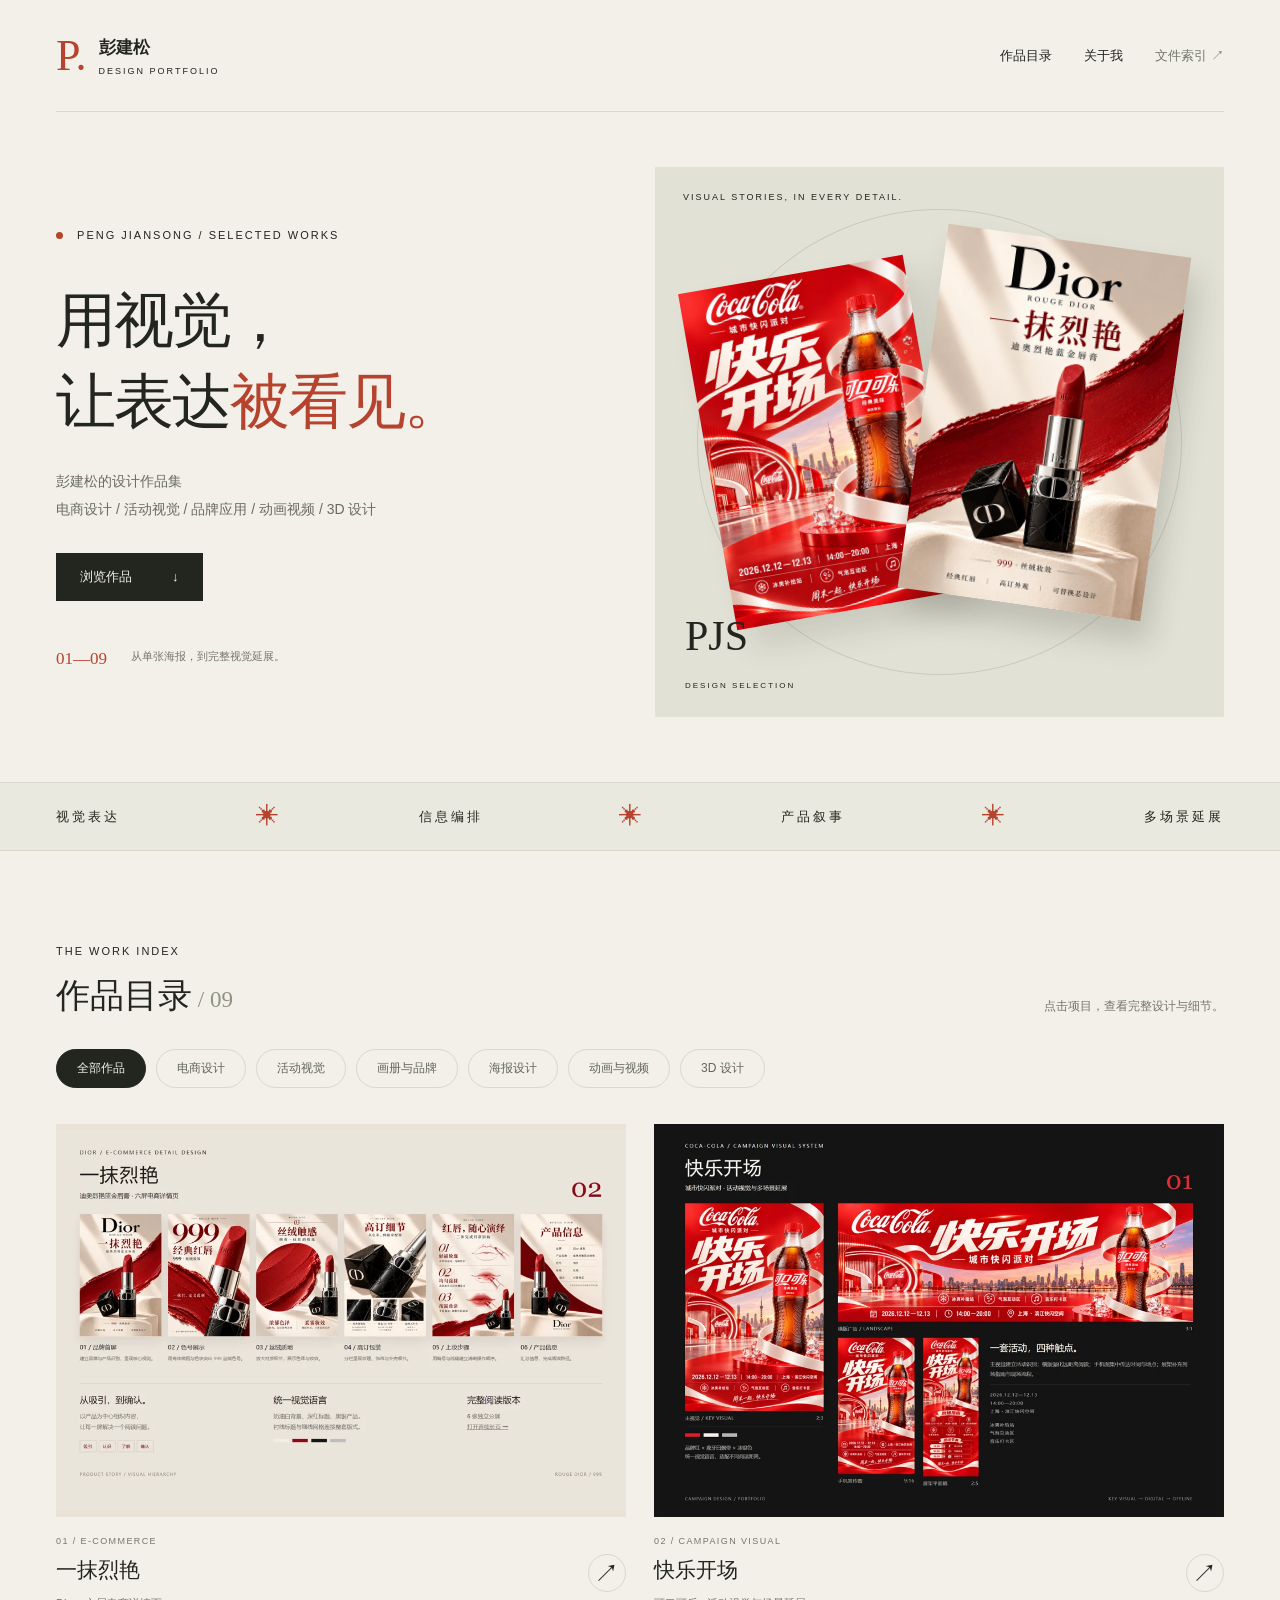
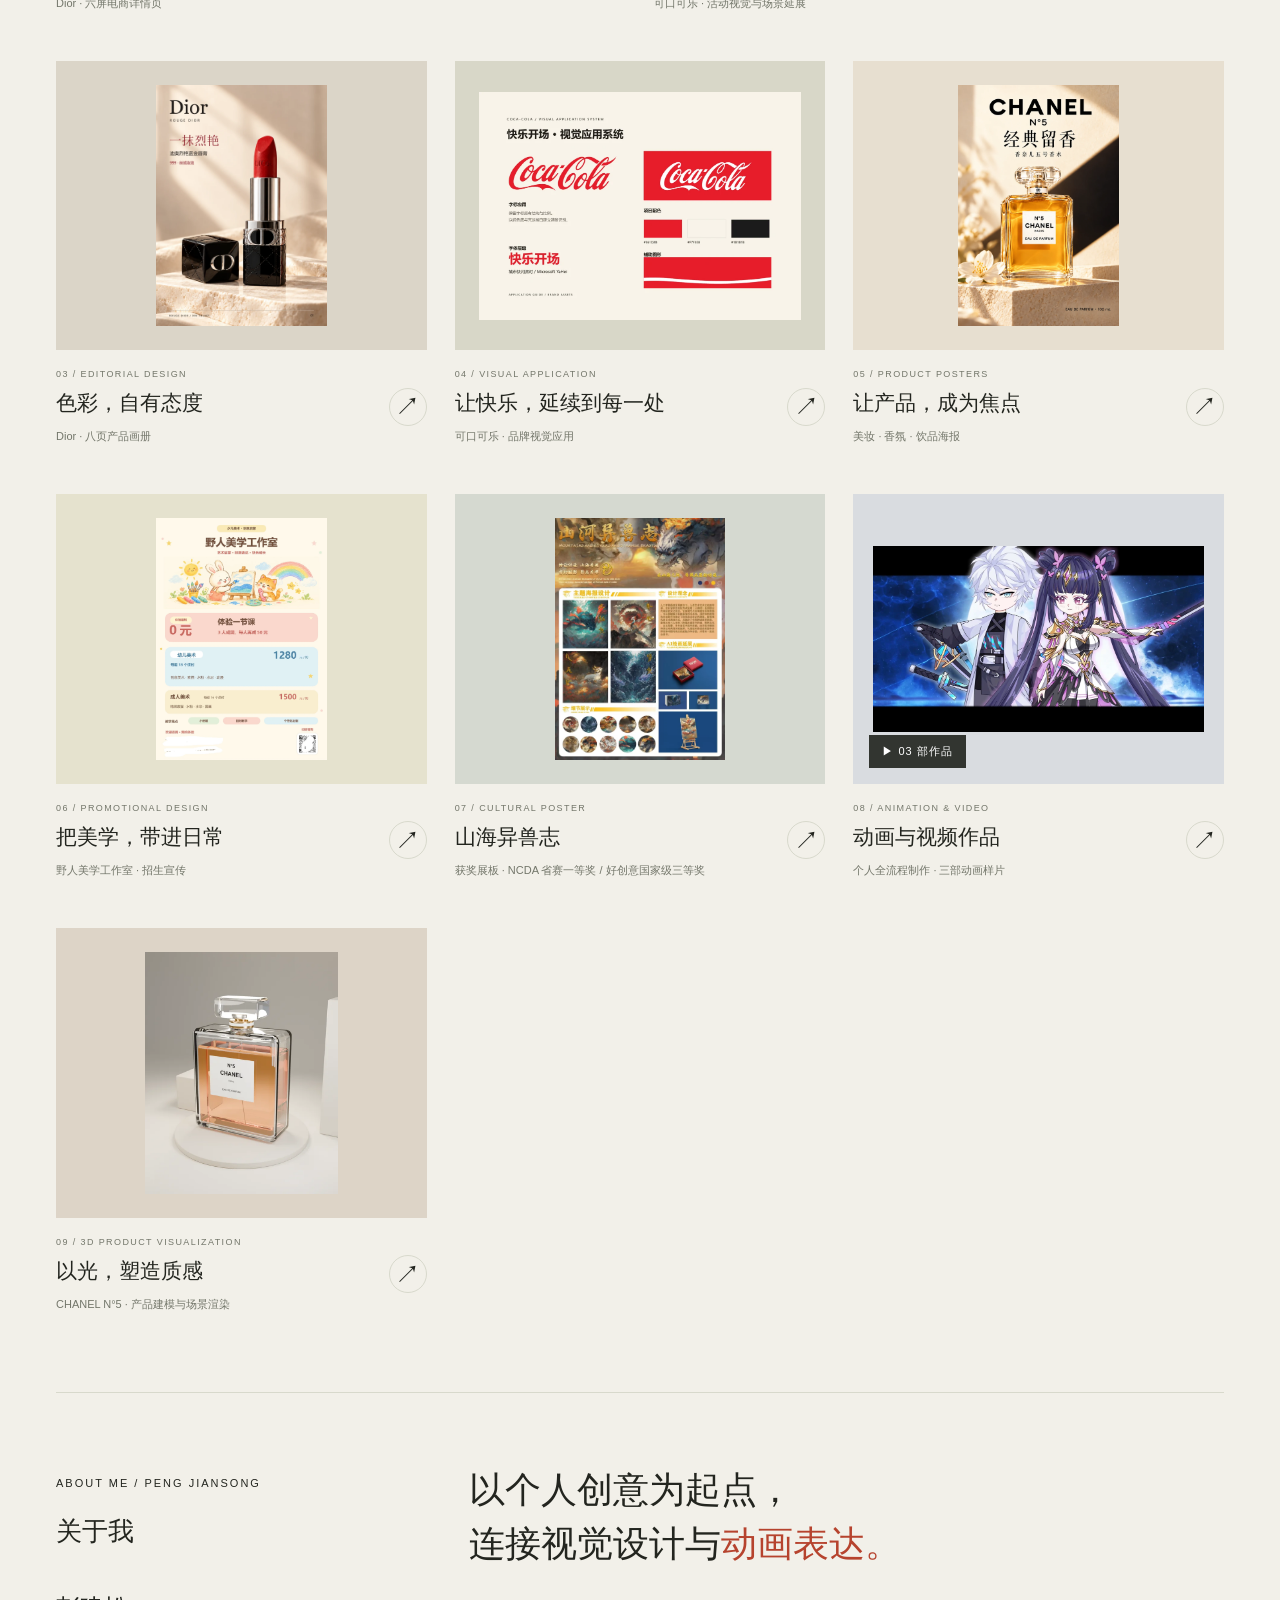
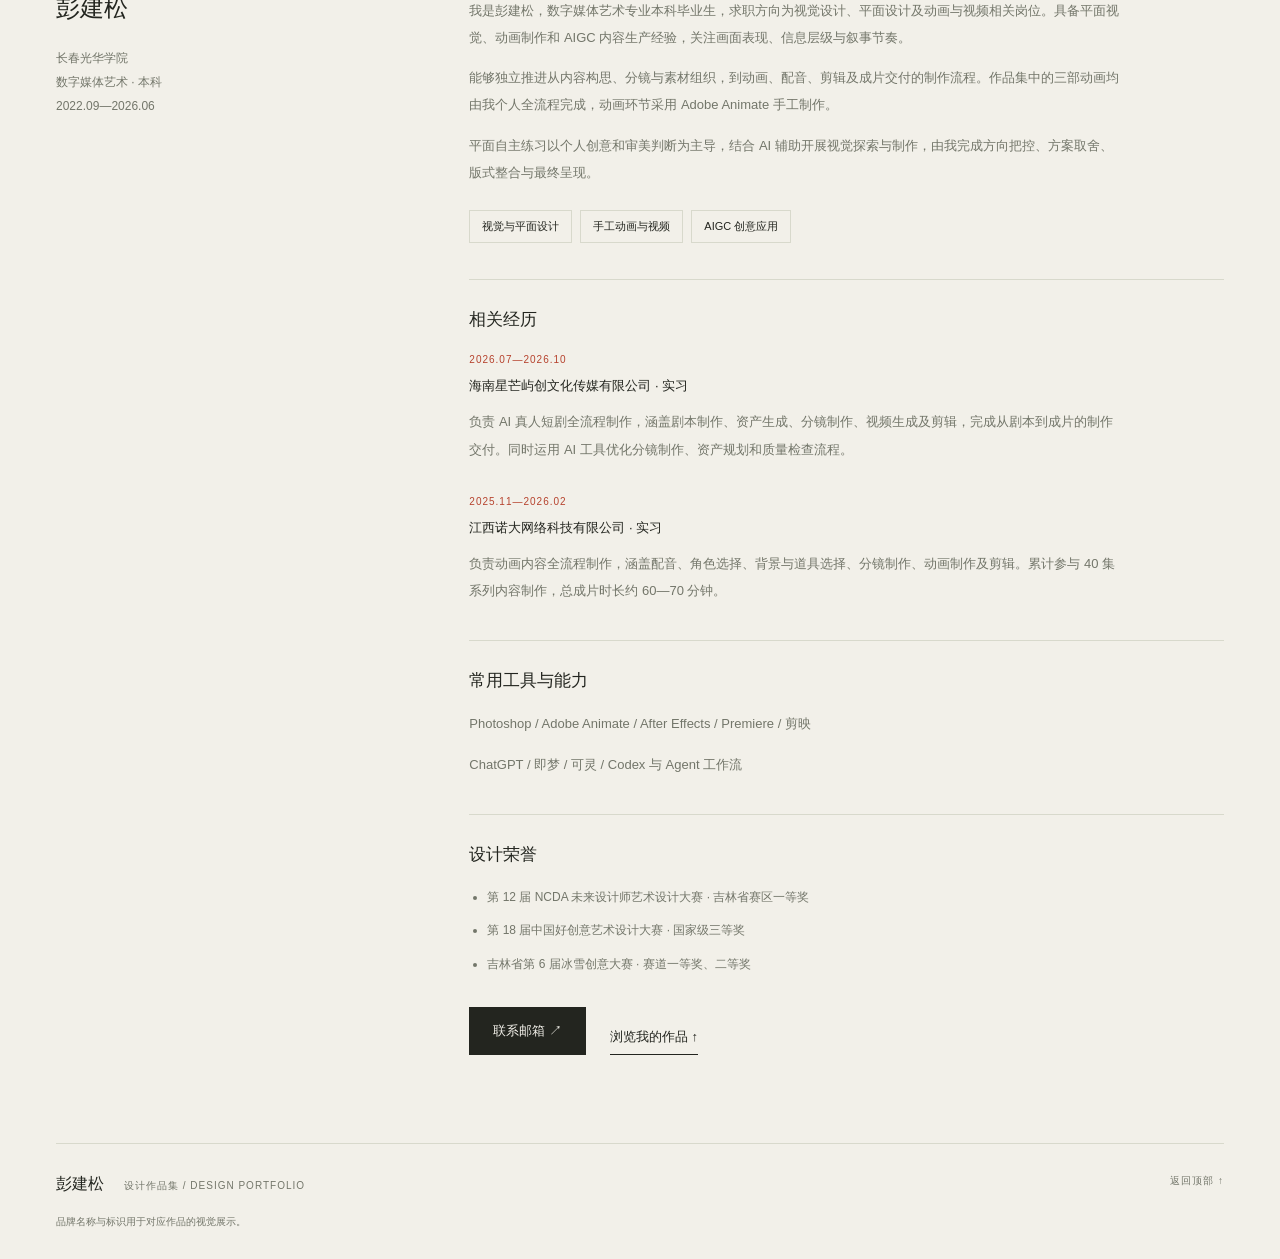
<file: index.html>
<!doctype html><html lang="zh-CN"><head><meta charset="utf-8"><meta name="viewport" content="width=device-width,initial-scale=1"><meta name="description" content="彭建松的设计作品集：电商详情页、活动视觉、产品画册、品牌应用、海报、动画视频与 3D 产品可视化。"><meta name="theme-color" content="#f2f0e9"><title>作品首页｜彭建松设计作品集</title><link rel="icon" href="favicon.svg" type="image/svg+xml"><link rel="stylesheet" href="style.css"><script src="app.js" defer></script></head><body id="top"><header class="header wrap"><a class="brand" href="index.html" aria-label="彭建松作品集首页"><span class="monogram">P.</span><span>彭建松<small>DESIGN PORTFOLIO</small></span></a><nav aria-label="主导航"><a href="index.html#works">作品目录</a><a href="index.html#about">关于我</a><a class="nav-archive" href="archive.html">文件索引 ↗</a></nav></header><main><section class="hero wrap"><div class="hero-copy"><p class="eyebrow"><span class="dot"></span> PENG JIANSONG / SELECTED WORKS</p><h1>用视觉，<br>让表达<span class="accent">被看见。</span></h1><p class="hero-desc">彭建松的设计作品集<br>电商设计 / 活动视觉 / 品牌应用 / 动画视频 / 3D 设计</p><a class="button solid" href="#works">浏览作品 <span>↓</span></a><div class="hero-bottom"><span>01—09</span><span>从单张海报，到完整视觉延展。</span></div></div><a class="hero-art" href="dior.html" aria-label="查看 Dior 电商设计"><span class="art-caption">VISUAL STORIES, IN EVERY DETAIL.</span><div class="art-coke"><img src="assets/coke-1-thumb.webp" alt="快乐开场活动视觉" loading="eager" decoding="async"></div><div class="art-dior"><img src="assets/dior-1-thumb.webp" alt="Dior 电商详情页" loading="eager" decoding="async"></div><span class="art-number">PJS<br><small>DESIGN SELECTION</small></span></a></section><div class="discipline"><div class="wrap"><span>视觉表达</span><i>✳</i><span>信息编排</span><i>✳</i><span>产品叙事</span><i>✳</i><span>多场景延展</span></div></div><section class="works wrap" id="works"><div class="section-head"><div><p class="eyebrow">THE WORK INDEX</p><h2>作品目录<span> / 09</span></h2></div><p>点击项目，查看完整设计与细节。</p></div><div class="filters" role="group" aria-label="筛选作品"><button type="button" class="filter active" data-filter="全部作品" aria-pressed="true">全部作品</button><button type="button" class="filter " data-filter="电商设计" aria-pressed="false">电商设计</button><button type="button" class="filter " data-filter="活动视觉" aria-pressed="false">活动视觉</button><button type="button" class="filter " data-filter="画册与品牌" aria-pressed="false">画册与品牌</button><button type="button" class="filter " data-filter="海报设计" aria-pressed="false">海报设计</button><button type="button" class="filter" data-filter="动画与视频" aria-pressed="false">动画与视频</button><button type="button" class="filter" data-filter="3D 设计" aria-pressed="false">3D 设计</button></div><div class="work-grid"><article class="work-card feature" data-category="电商设计"><a href="dior.html" class="card-image cover-dior"><img src="assets/dior-board-thumb.webp" alt="Dior · 六屏电商详情页" loading="eager" decoding="async"><span class="open-tag">查看项目 ↗</span></a><div class="card-meta"><div><p>01 / E-COMMERCE</p><h3><a href="dior.html">一抹烈艳</a></h3><span>Dior · 六屏电商详情页</span></div><a class="card-arrow" href="dior.html" aria-label="查看一抹烈艳">↗</a></div></article><article class="work-card feature" data-category="活动视觉"><a href="coke.html" class="card-image cover-coke"><img src="assets/coke-board-thumb.webp" alt="可口可乐 · 活动视觉与场景延展" loading="eager" decoding="async"><span class="open-tag">查看项目 ↗</span></a><div class="card-meta"><div><p>02 / CAMPAIGN VISUAL</p><h3><a href="coke.html">快乐开场</a></h3><span>可口可乐 · 活动视觉与场景延展</span></div><a class="card-arrow" href="coke.html" aria-label="查看快乐开场">↗</a></div></article><article class="work-card " data-category="画册与品牌"><a href="dior-book.html" class="card-image cover-dior-book"><img src="assets/book-0-1-thumb.webp" alt="Dior · 八页产品画册" loading="lazy" decoding="async"><span class="open-tag">查看项目 ↗</span></a><div class="card-meta"><div><p>03 / EDITORIAL DESIGN</p><h3><a href="dior-book.html">色彩，自有态度</a></h3><span>Dior · 八页产品画册</span></div><a class="card-arrow" href="dior-book.html" aria-label="查看色彩，自有态度">↗</a></div></article><article class="work-card " data-category="画册与品牌"><a href="coke-guide.html" class="card-image cover-coke-guide"><img src="assets/book-1-1-thumb.webp" alt="可口可乐 · 品牌视觉应用" loading="lazy" decoding="async"><span class="open-tag">查看项目 ↗</span></a><div class="card-meta"><div><p>04 / VISUAL APPLICATION</p><h3><a href="coke-guide.html">让快乐，延续到每一处</a></h3><span>可口可乐 · 品牌视觉应用</span></div><a class="card-arrow" href="coke-guide.html" aria-label="查看让快乐，延续到每一处">↗</a></div></article><article class="work-card " data-category="海报设计"><a href="posters.html" class="card-image cover-posters"><img src="assets/perfume-thumb.webp" alt="美妆 · 香氛 · 饮品海报" loading="lazy" decoding="async"><span class="open-tag">查看项目 ↗</span></a><div class="card-meta"><div><p>05 / PRODUCT POSTERS</p><h3><a href="posters.html">让产品，成为焦点</a></h3><span>美妆 · 香氛 · 饮品海报</span></div><a class="card-arrow" href="posters.html" aria-label="查看让产品，成为焦点">↗</a></div></article><article class="work-card " data-category="海报设计"><a href="studio.html" class="card-image cover-studio"><img src="assets/studio-thumb.webp" alt="野人美学工作室 · 招生宣传" loading="lazy" decoding="async"><span class="open-tag">查看项目 ↗</span></a><div class="card-meta"><div><p>06 / PROMOTIONAL DESIGN</p><h3><a href="studio.html">把美学，带进日常</a></h3><span>野人美学工作室 · 招生宣传</span></div><a class="card-arrow" href="studio.html" aria-label="查看把美学，带进日常">↗</a></div></article><article class="work-card " data-category="海报设计"><a href="shanhai.html" class="card-image cover-shanhai"><img src="assets/shanhai-thumb.webp" alt="国风主题 · 内容展示海报" loading="lazy" decoding="async"><span class="open-tag">查看项目 ↗</span></a><div class="card-meta"><div><p>07 / CULTURAL POSTER</p><h3><a href="shanhai.html">山海异兽志</a></h3><span>获奖展板 · NCDA 省赛一等奖 / 好创意国家级三等奖</span></div><a class="card-arrow" href="shanhai.html" aria-label="查看山海异兽志">↗</a></div></article><article class="work-card animation-card" data-category="动画与视频"><a href="animation.html" class="card-image cover-animation"><img src="assets/animation-poster-thumb.webp" alt="动画与视频作品：二次元样片、不周山、丧尸认狗" loading="lazy" decoding="async"><span class="video-badge">▶ 03 部作品</span><span class="open-tag">观看作品 ↗</span></a><div class="card-meta"><div><p>08 / ANIMATION &amp; VIDEO</p><h3><a href="animation.html">动画与视频作品</a></h3><span>个人全流程制作 · 三部动画样片</span></div><a class="card-arrow" href="animation.html" aria-label="查看动画作品">↗</a></div></article><article class="work-card product-3d-card" data-category="3D 设计"><a href="3d-chanel.html" class="card-image cover-3d"><img src="assets/3d-hero-thumb.webp" alt="CHANEL N°5 香水瓶 3D 产品建模与场景渲染" loading="lazy" decoding="async" width="640" height="800"><span class="open-tag">查看项目 ↗</span></a><div class="card-meta"><div><p>09 / 3D PRODUCT VISUALIZATION</p><h3><a href="3d-chanel.html">以光，塑造质感</a></h3><span>CHANEL N°5 · 产品建模与场景渲染</span></div><a class="card-arrow" href="3d-chanel.html" aria-label="查看 3D 产品设计">↗</a></div></article></div></section><section class="about wrap personal-about" id="about"><div><p class="eyebrow">ABOUT ME / PENG JIANSONG</p><h2>关于我</h2><p class="about-name">彭建松</p><p class="about-school">长春光华学院<br>数字媒体艺术 · 本科<br>2022.09—2026.06</p></div><div class="about-content"><h2>以个人创意为起点，<br>连接视觉设计与<span class="accent">动画表达。</span></h2><p>我是彭建松，数字媒体艺术专业本科毕业生，求职方向为视觉设计、平面设计及动画与视频相关岗位。具备平面视觉、动画制作和 AIGC 内容生产经验，关注画面表现、信息层级与叙事节奏。</p><p>能够独立推进从内容构思、分镜与素材组织，到动画、配音、剪辑及成片交付的制作流程。作品集中的三部动画均由我个人全流程完成，动画环节采用 Adobe Animate 手工制作。</p><p>平面自主练习以个人创意和审美判断为主导，结合 AI 辅助开展视觉探索与制作，由我完成方向把控、方案取舍、版式整合与最终呈现。</p><div class="about-focus"><span>视觉与平面设计</span><span>手工动画与视频</span><span>AIGC 创意应用</span></div><section class="about-experience"><h3>相关经历</h3><article><span>2026.07—2026.10</span><h4>海南星芒屿创文化传媒有限公司 · 实习</h4><p>负责 AI 真人短剧全流程制作，涵盖剧本制作、资产生成、分镜制作、视频生成及剪辑，完成从剧本到成片的制作交付。同时运用 AI 工具优化分镜制作、资产规划和质量检查流程。</p></article><article><span>2025.11—2026.02</span><h4>江西诺大网络科技有限公司 · 实习</h4><p>负责动画内容全流程制作，涵盖配音、角色选择、背景与道具选择、分镜制作、动画制作及剪辑。累计参与 40 集系列内容制作，总成片时长约 60—70 分钟。</p></article></section><section class="about-tools"><h3>常用工具与能力</h3><p>Photoshop / Adobe Animate / After Effects / Premiere / 剪映</p><p>ChatGPT / 即梦 / 可灵 / Codex 与 Agent 工作流</p></section><section class="about-honors"><h3>设计荣誉</h3><ul><li>第 12 届 NCDA 未来设计师艺术设计大赛 · 吉林省赛区一等奖</li><li>第 18 届中国好创意艺术设计大赛 · 国家级三等奖</li><li>吉林省第 6 届冰雪创意大赛 · 赛道一等奖、二等奖</li></ul></section><div class="about-contact"><a class="button solid" href="mailto:2540669035@qq.com">联系邮箱 ↗</a><a class="text-link" href="#works">浏览我的作品 ↑</a></div></div></section></main><footer class="footer wrap"><div><strong>彭建松</strong><span>设计作品集 / DESIGN PORTFOLIO</span></div><a href="#top">返回顶部 ↑</a><p>品牌名称与标识用于对应作品的视觉展示。</p></footer><dialog id="viewer" aria-label="作品大图"><button class="close-viewer" aria-label="关闭大图">关闭 ×</button><img alt=""><p class="viewer-help">可滚动查看完整图片 · Esc 关闭</p></dialog></body></html>
</file>
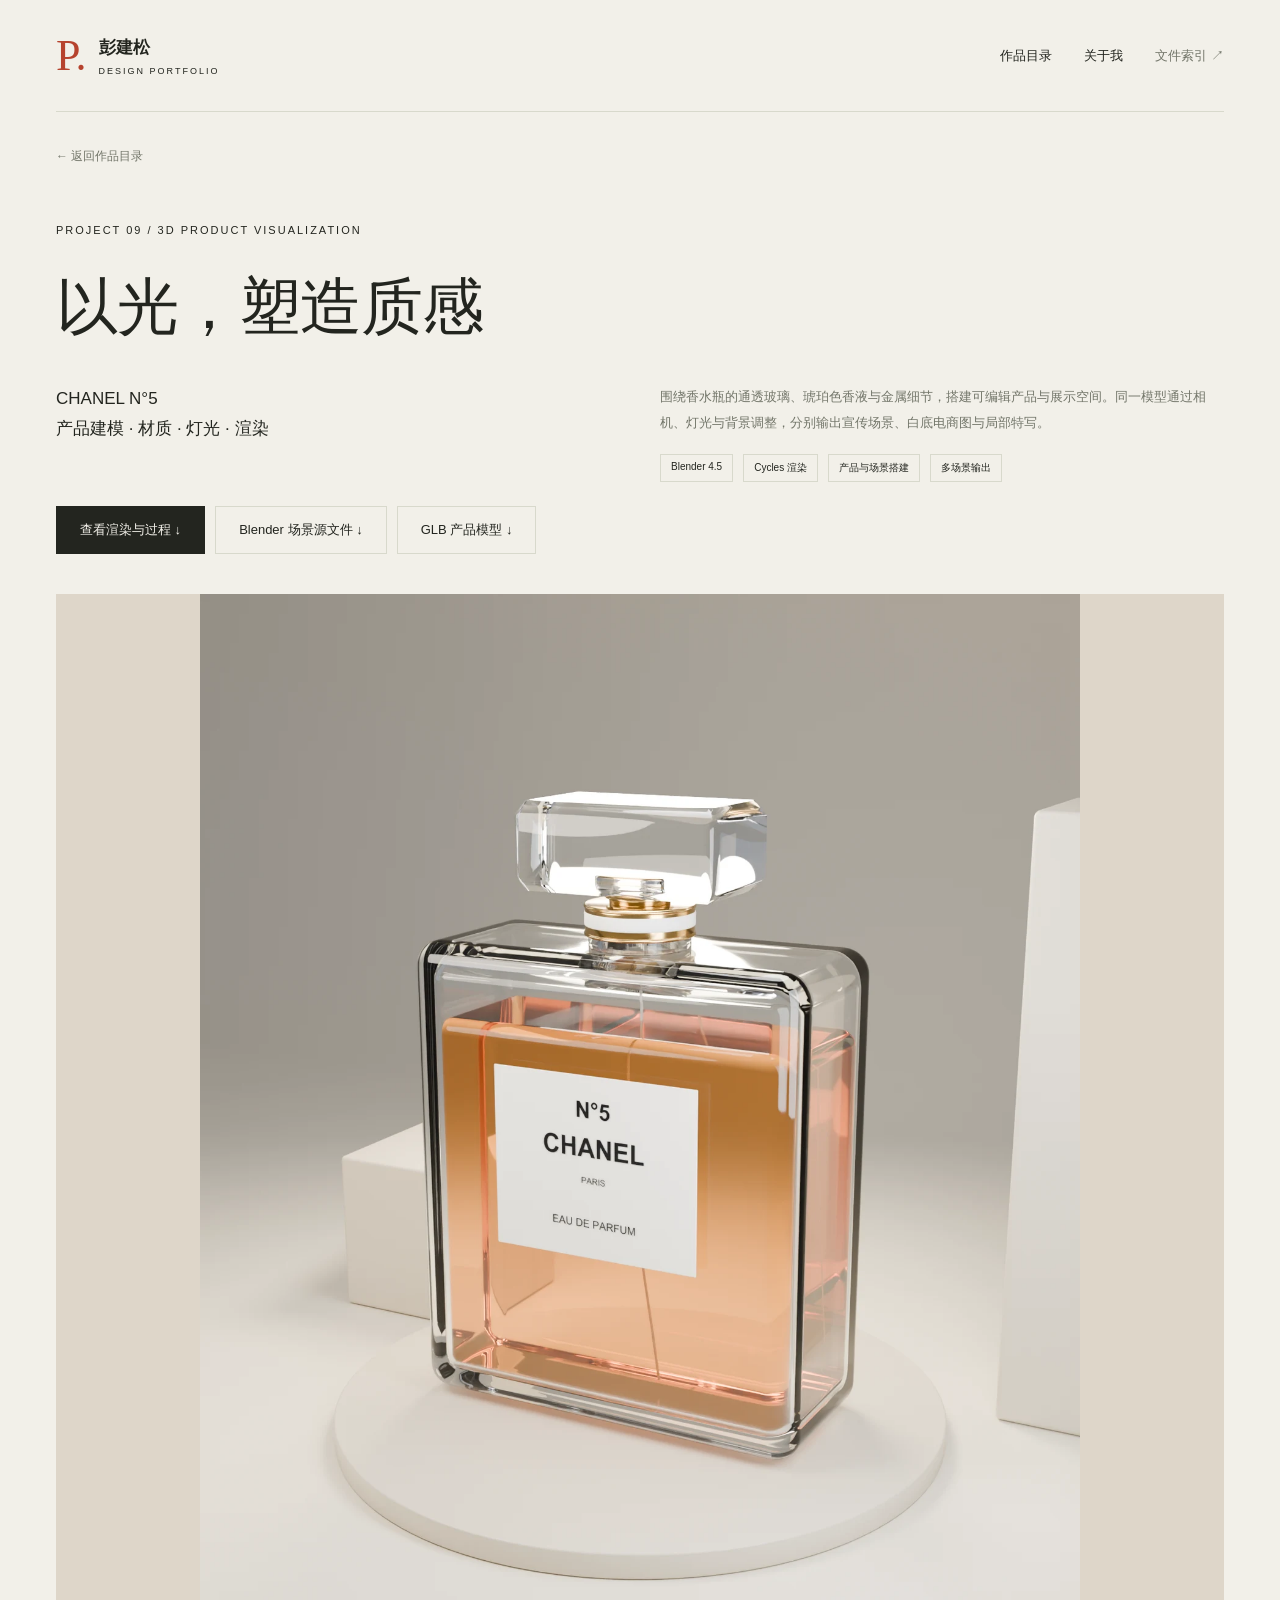
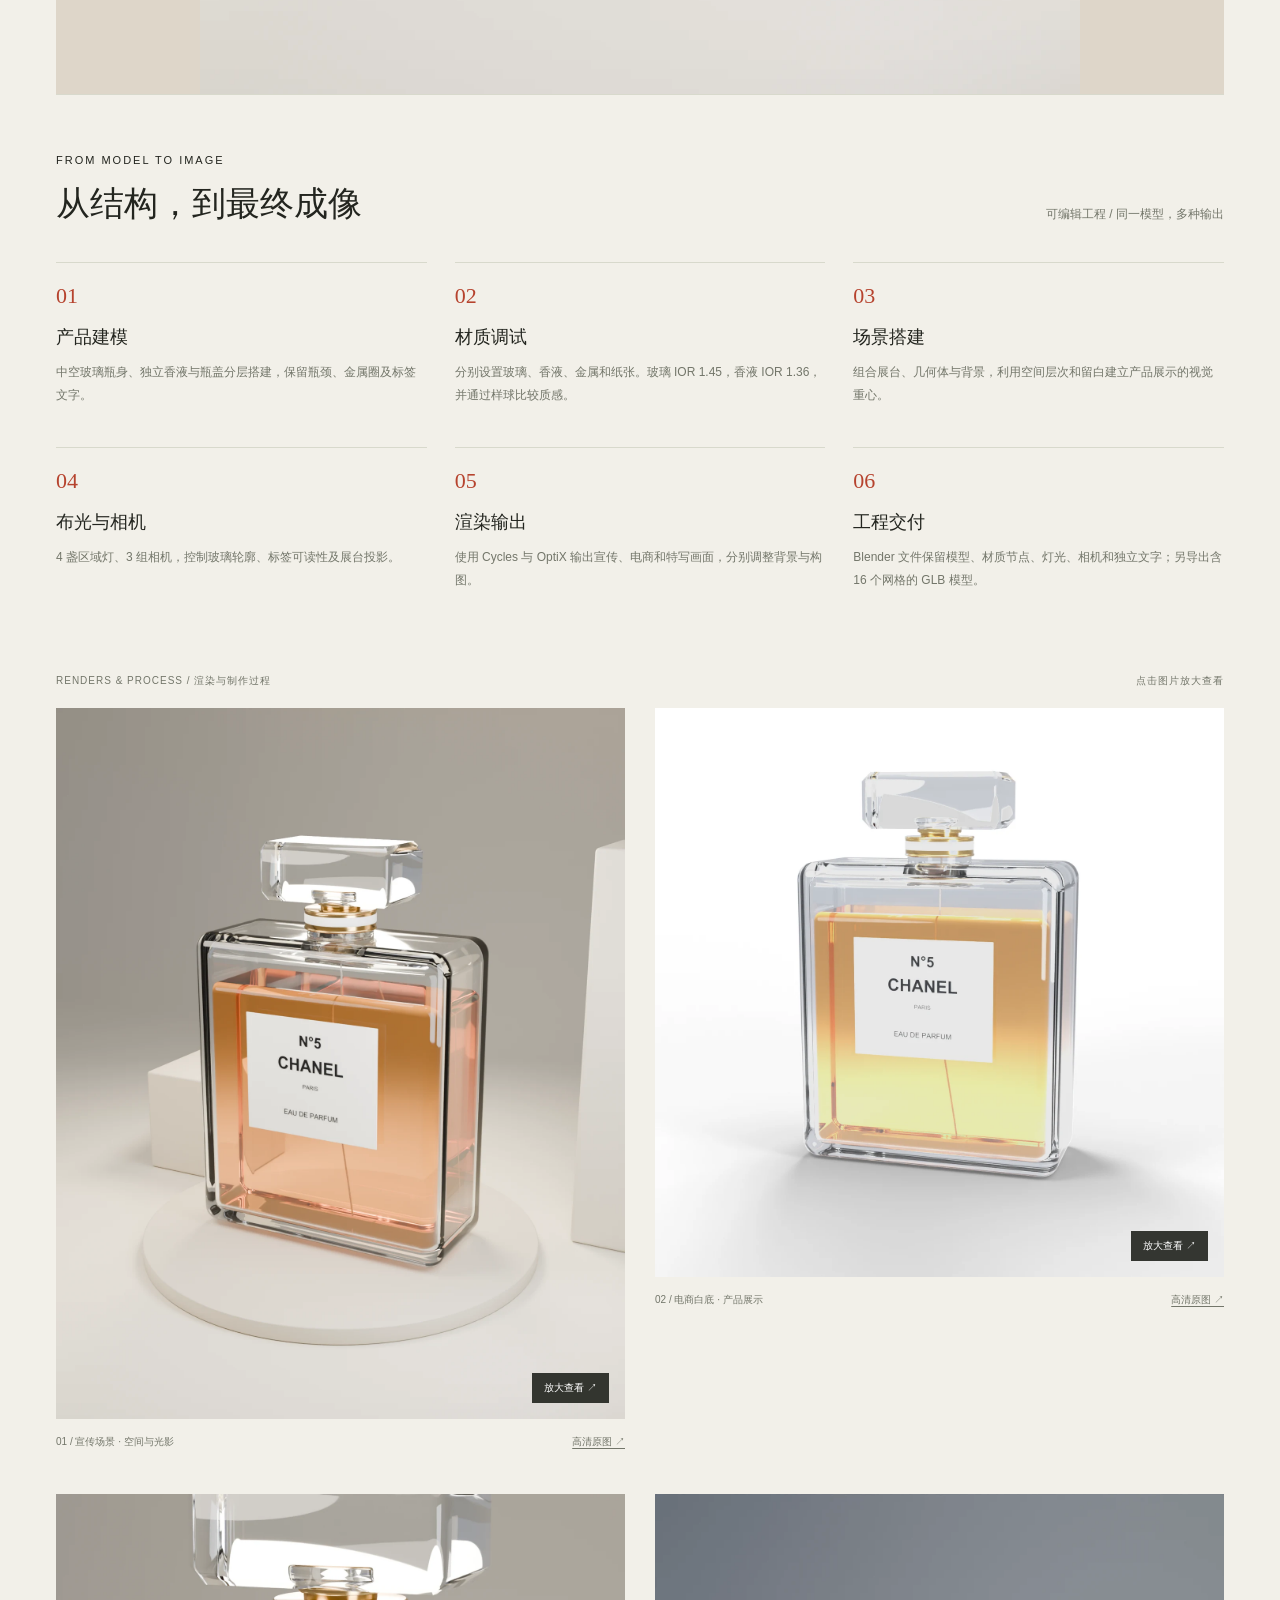
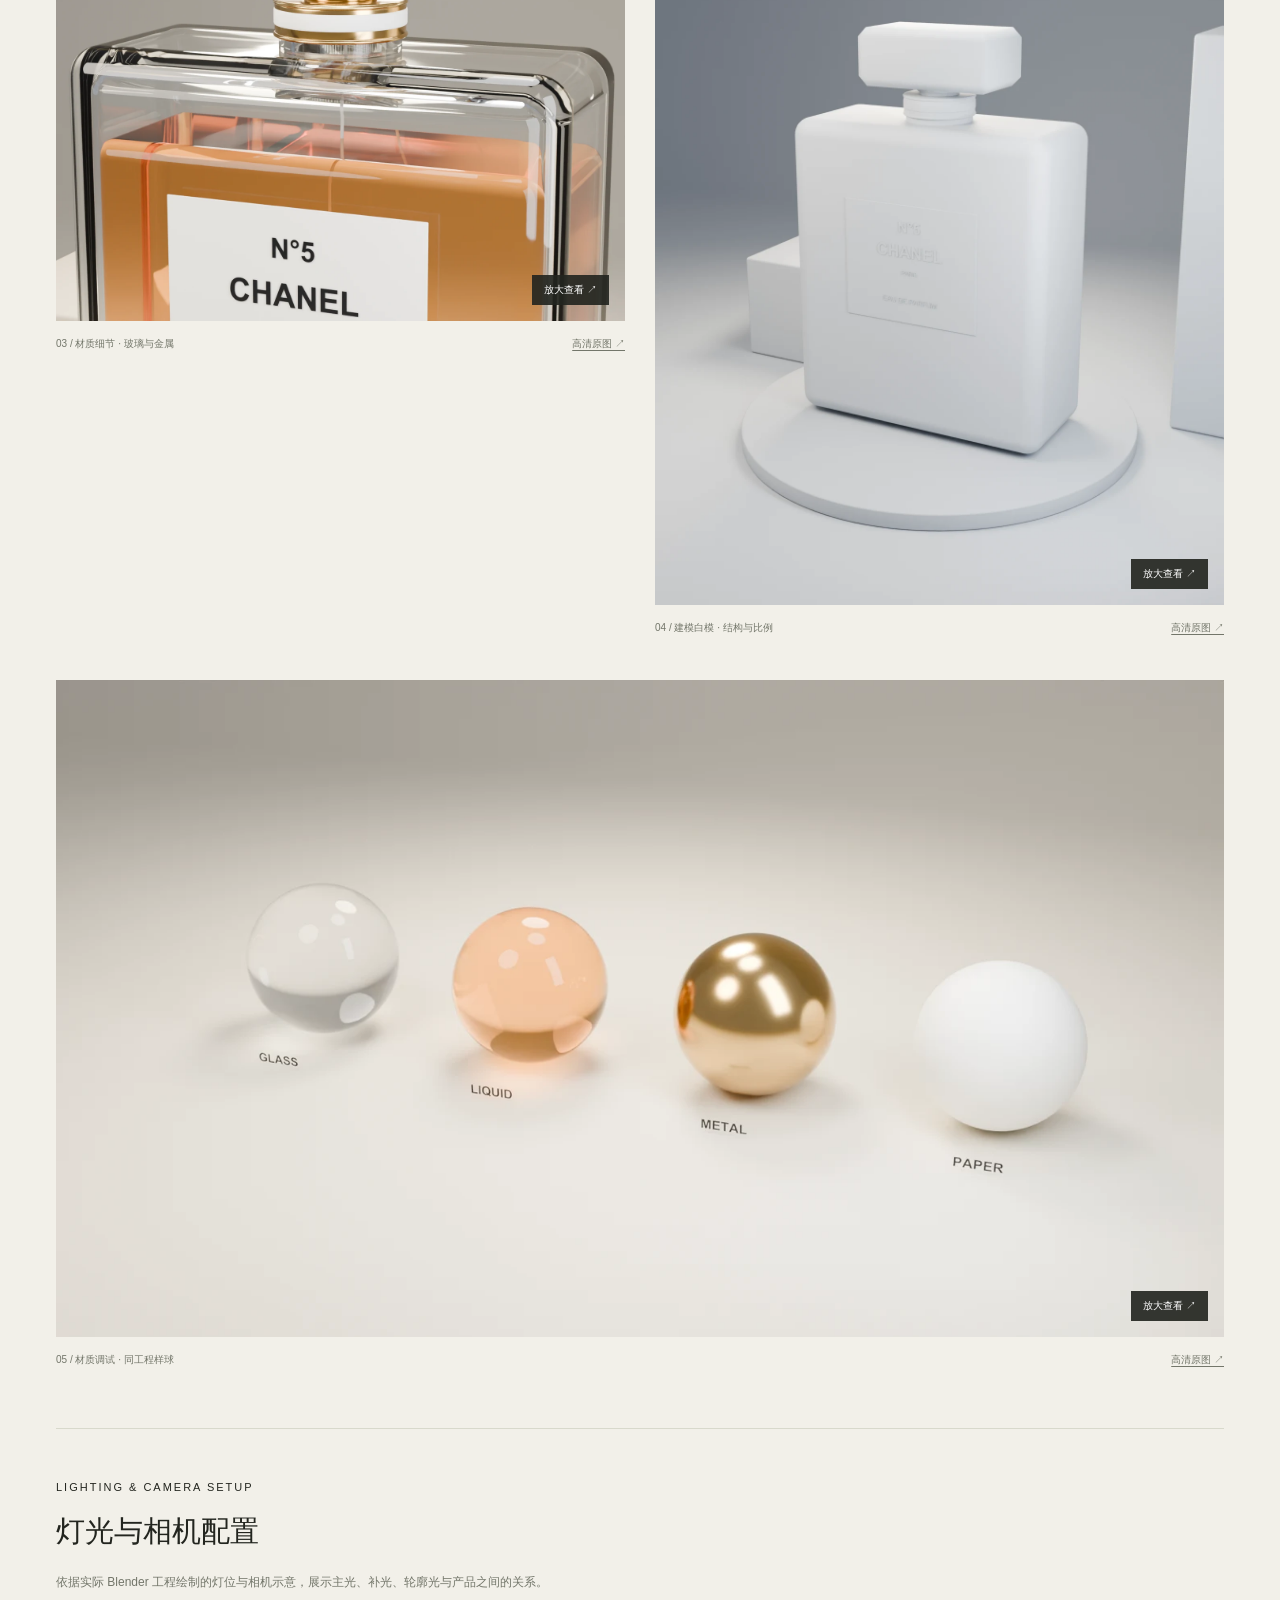
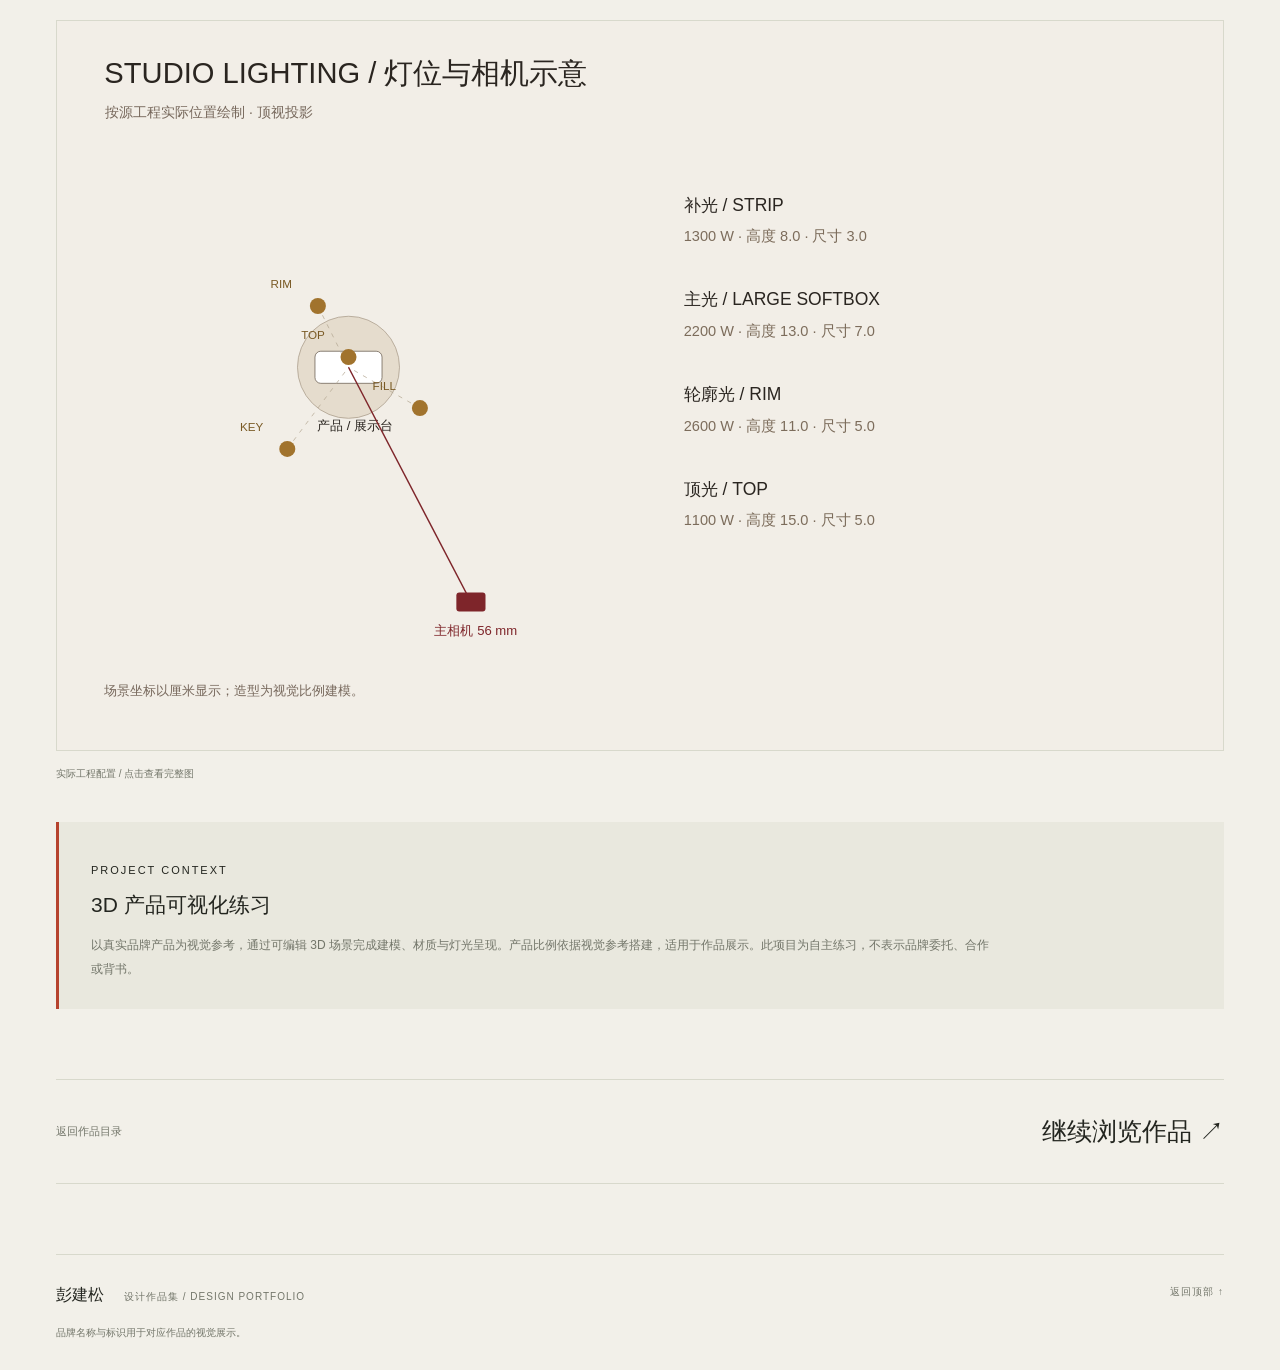
<file: 3d-chanel.html>
<!doctype html><html lang="zh-CN"><head><meta charset="utf-8"><meta name="viewport" content="width=device-width,initial-scale=1"><meta name="description" content="彭建松的设计作品集：电商详情页、活动视觉、产品画册、品牌应用、海报与 3D 产品可视化。"><meta name="theme-color" content="#f2f0e9"><title>CHANEL N°5 · 3D 产品可视化｜彭建松设计作品集</title><link rel="icon" href="favicon.svg" type="image/svg+xml"><link rel="stylesheet" href="style.css"><script src="app.js" defer></script></head><body id="top"><header class="header wrap"><a class="brand" href="index.html" aria-label="彭建松作品集首页"><span class="monogram">P.</span><span>彭建松<small>DESIGN PORTFOLIO</small></span></a><nav aria-label="主导航"><a href="index.html#works">作品目录</a><a href="index.html#about">关于我</a><a class="nav-archive" href="archive.html">文件索引 ↗</a></nav></header><main class="wrap"><a class="back-link" href="index.html#works">← 返回作品目录</a><section class="project-heading"><p class="eyebrow">PROJECT 09 / 3D PRODUCT VISUALIZATION</p><h1>以光，塑造质感</h1><div class="project-intro"><h2>CHANEL N°5<br>产品建模 · 材质 · 灯光 · 渲染</h2><div><p>围绕香水瓶的通透玻璃、琥珀色香液与金属细节，搭建可编辑产品与展示空间。同一模型通过相机、灯光与背景调整，分别输出宣传场景、白底电商图与局部特写。</p><div class="tags"><span>Blender 4.5</span><span>Cycles 渲染</span><span>产品与场景搭建</span><span>多场景输出</span></div></div></div><div class="project-actions"><a class="button solid" href="#renders">查看渲染与过程 ↓</a><a class="button" href="originals/3d-chanel-chanel-n5-scene.blend" download>Blender 场景源文件 ↓</a><a class="button" href="originals/3d-chanel-chanel-n5-product.glb" download>GLB 产品模型 ↓</a></div></section>
<div class="product-3d-hero"><img src="assets/3d-hero.webp" alt="CHANEL N°5 香水瓶置于暖色建筑展台的 Cycles 渲染" width="1440" height="1800" fetchpriority="high"></div>
<section class="production"><div class="section-head"><div><p class="eyebrow">FROM MODEL TO IMAGE</p><h2>从结构，到最终成像</h2></div><p>可编辑工程 / 同一模型，多种输出</p></div><ol class="production-steps"><li><span>01</span><h3>产品建模</h3><p>中空玻璃瓶身、独立香液与瓶盖分层搭建，保留瓶颈、金属圈及标签文字。</p></li><li><span>02</span><h3>材质调试</h3><p>分别设置玻璃、香液、金属和纸张。玻璃 IOR 1.45，香液 IOR 1.36，并通过样球比较质感。</p></li><li><span>03</span><h3>场景搭建</h3><p>组合展台、几何体与背景，利用空间层次和留白建立产品展示的视觉重心。</p></li><li><span>04</span><h3>布光与相机</h3><p>4 盏区域灯、3 组相机，控制玻璃轮廓、标签可读性及展台投影。</p></li><li><span>05</span><h3>渲染输出</h3><p>使用 Cycles 与 OptiX 输出宣传、电商和特写画面，分别调整背景与构图。</p></li><li><span>06</span><h3>工程交付</h3><p>Blender 文件保留模型、材质节点、灯光、相机和独立文字；另导出含 16 个网格的 GLB 模型。</p></li></ol></section>
<div class="gallery-label" id="renders"><span>RENDERS & PROCESS / 渲染与制作过程</span><span>点击图片放大查看</span></div><section class="image-gallery product-3d-gallery"><figure><button class="zoom-image" data-full="originals/3d-chanel-hero.png" data-alt="宣传场景 · 空间与光影" aria-label="放大查看宣传场景 · 空间与光影"><img src="assets/3d-hero.webp" alt="宣传场景 · 空间与光影" loading="lazy" decoding="async"><span>放大查看 ↗</span></button><figcaption><span>01 / 宣传场景 · 空间与光影</span><a href="originals/3d-chanel-hero.png" target="_blank" rel="noopener">高清原图 ↗</a></figcaption></figure><figure><button class="zoom-image" data-full="originals/3d-chanel-commerce.png" data-alt="电商白底 · 产品展示" aria-label="放大查看电商白底 · 产品展示"><img src="assets/3d-commerce.webp" alt="电商白底 · 产品展示" loading="lazy" decoding="async"><span>放大查看 ↗</span></button><figcaption><span>02 / 电商白底 · 产品展示</span><a href="originals/3d-chanel-commerce.png" target="_blank" rel="noopener">高清原图 ↗</a></figcaption></figure><figure><button class="zoom-image" data-full="originals/3d-chanel-detail.png" data-alt="材质细节 · 玻璃与金属" aria-label="放大查看材质细节 · 玻璃与金属"><img src="assets/3d-detail.webp" alt="材质细节 · 玻璃与金属" loading="lazy" decoding="async"><span>放大查看 ↗</span></button><figcaption><span>03 / 材质细节 · 玻璃与金属</span><a href="originals/3d-chanel-detail.png" target="_blank" rel="noopener">高清原图 ↗</a></figcaption></figure><figure><button class="zoom-image" data-full="originals/3d-chanel-clay.png" data-alt="建模白模 · 结构与比例" aria-label="放大查看建模白模 · 结构与比例"><img src="assets/3d-clay.webp" alt="建模白模 · 结构与比例" loading="lazy" decoding="async"><span>放大查看 ↗</span></button><figcaption><span>04 / 建模白模 · 结构与比例</span><a href="originals/3d-chanel-clay.png" target="_blank" rel="noopener">高清原图 ↗</a></figcaption></figure><figure class="wide"><button class="zoom-image" data-full="originals/3d-chanel-materials.png" data-alt="材质调试 · 同工程样球" aria-label="放大查看材质调试 · 同工程样球"><img src="assets/3d-materials.webp" alt="材质调试 · 同工程样球" loading="lazy" decoding="async"><span>放大查看 ↗</span></button><figcaption><span>05 / 材质调试 · 同工程样球</span><a href="originals/3d-chanel-materials.png" target="_blank" rel="noopener">高清原图 ↗</a></figcaption></figure></section>
<section class="design-review"><p class="eyebrow">LIGHTING & CAMERA SETUP</p><h2>灯光与相机配置</h2><p class="review-note">依据实际 Blender 工程绘制的灯位与相机示意，展示主光、补光、轮廓光与产品之间的关系。</p><figure><a href="assets/3d-lighting.svg" target="_blank" rel="noopener"><img src="assets/3d-lighting.svg" alt="实际 Blender 场景的四盏区域灯和三组相机位置示意" loading="lazy"></a><figcaption>实际工程配置 / 点击查看完整图</figcaption></figure></section>
<section class="authorship-note"><p class="eyebrow">PROJECT CONTEXT</p><h2>3D 产品可视化练习</h2><p>以真实品牌产品为视觉参考，通过可编辑 3D 场景完成建模、材质与灯光呈现。产品比例依据视觉参考搭建，适用于作品展示。此项目为自主练习，不表示品牌委托、合作或背书。</p></section><a class="next-project" href="index.html#works"><span>返回作品目录</span><strong>继续浏览作品 ↗</strong></a></main><footer class="footer wrap"><div><strong>彭建松</strong><span>设计作品集 / DESIGN PORTFOLIO</span></div><a href="#top">返回顶部 ↑</a><p>品牌名称与标识用于对应作品的视觉展示。</p></footer><dialog id="viewer" aria-label="作品大图"><button class="close-viewer" aria-label="关闭大图">关闭 ×</button><img alt=""><p class="viewer-help">可滚动查看完整图片 · Esc 关闭</p></dialog></body></html>
</file>
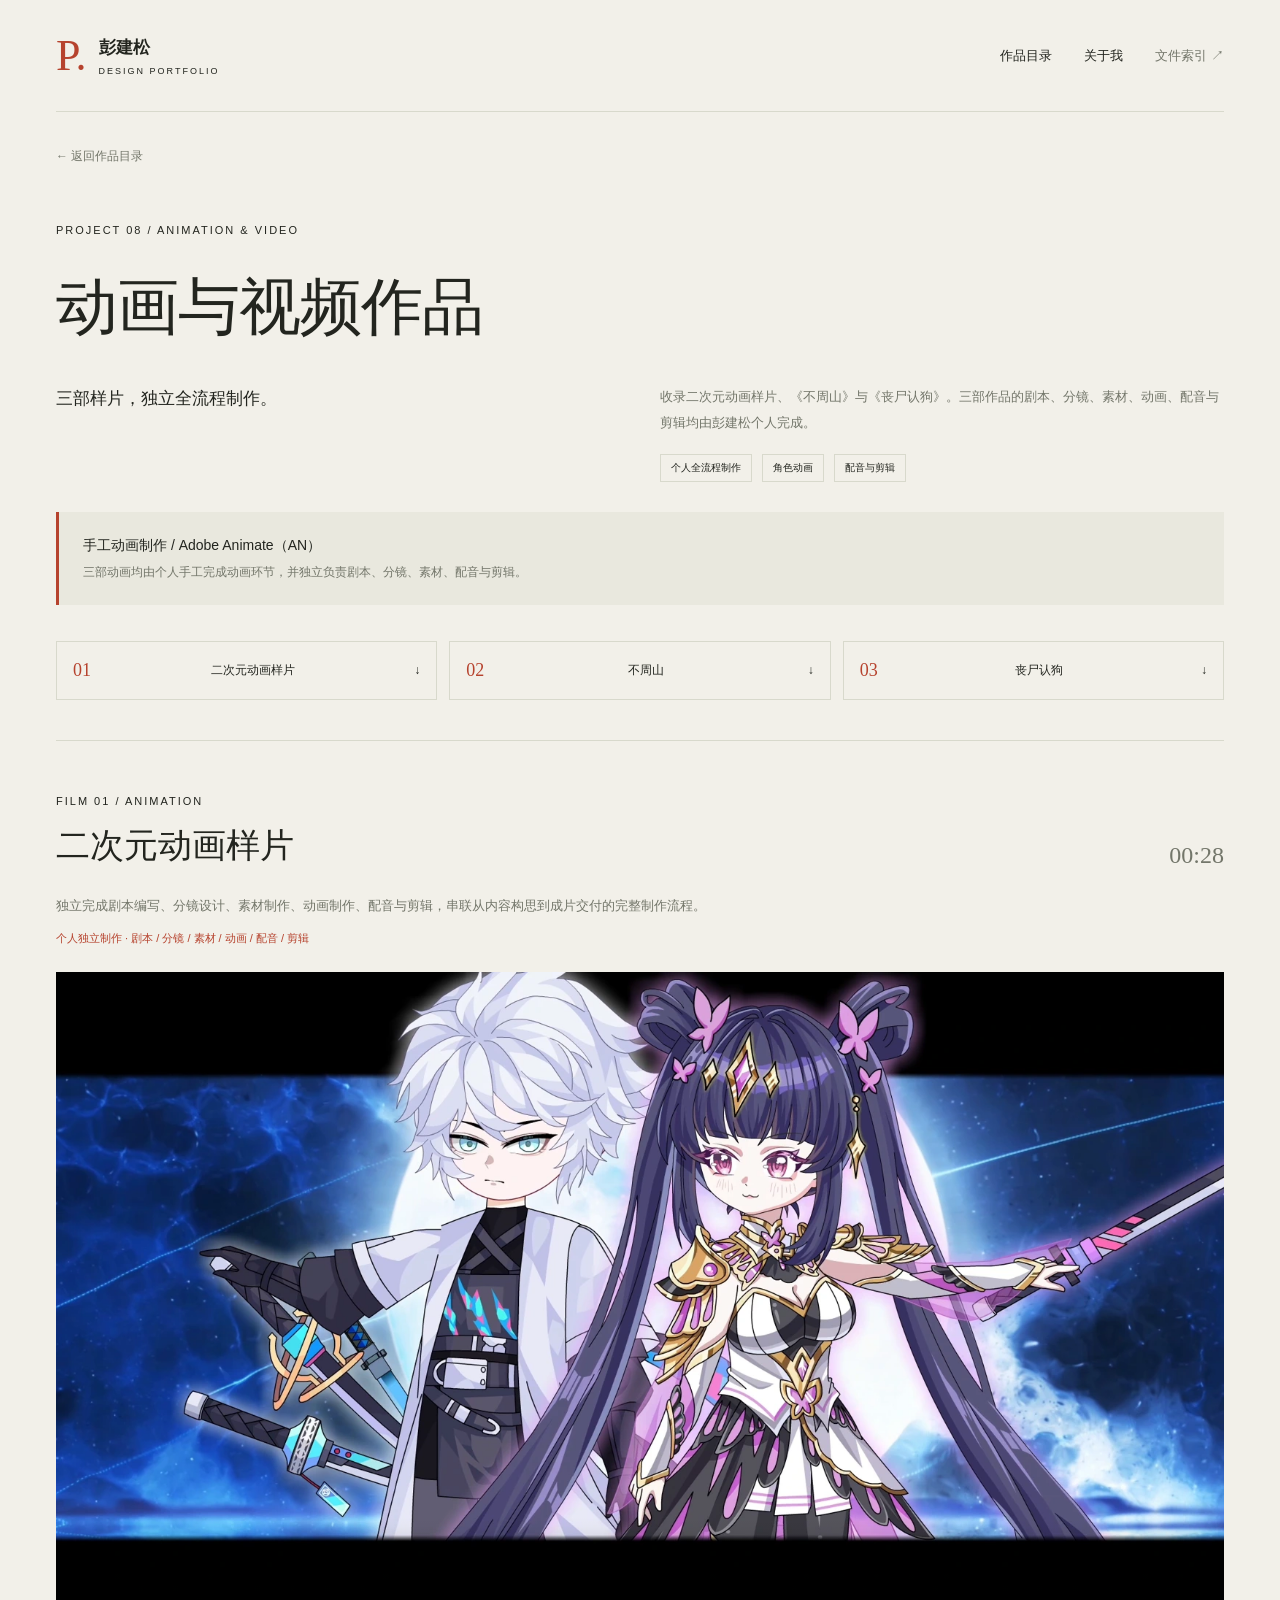
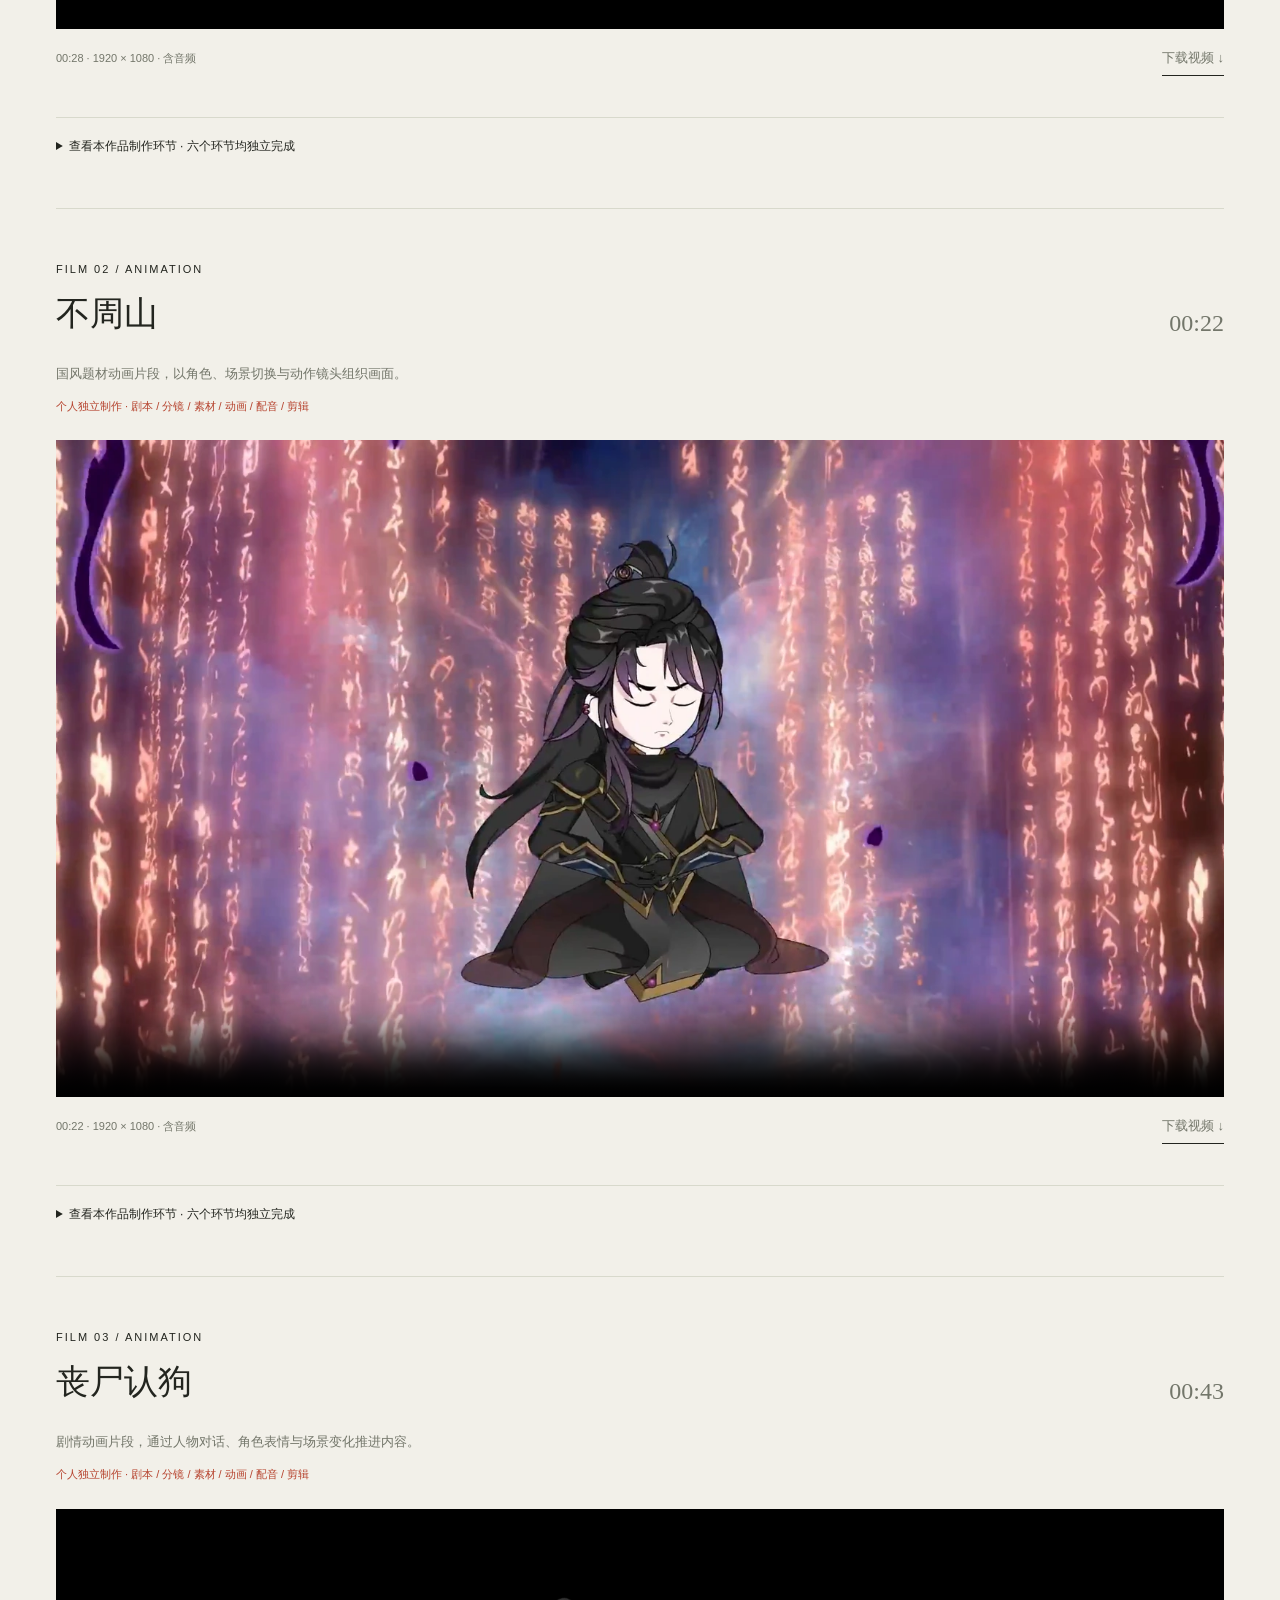
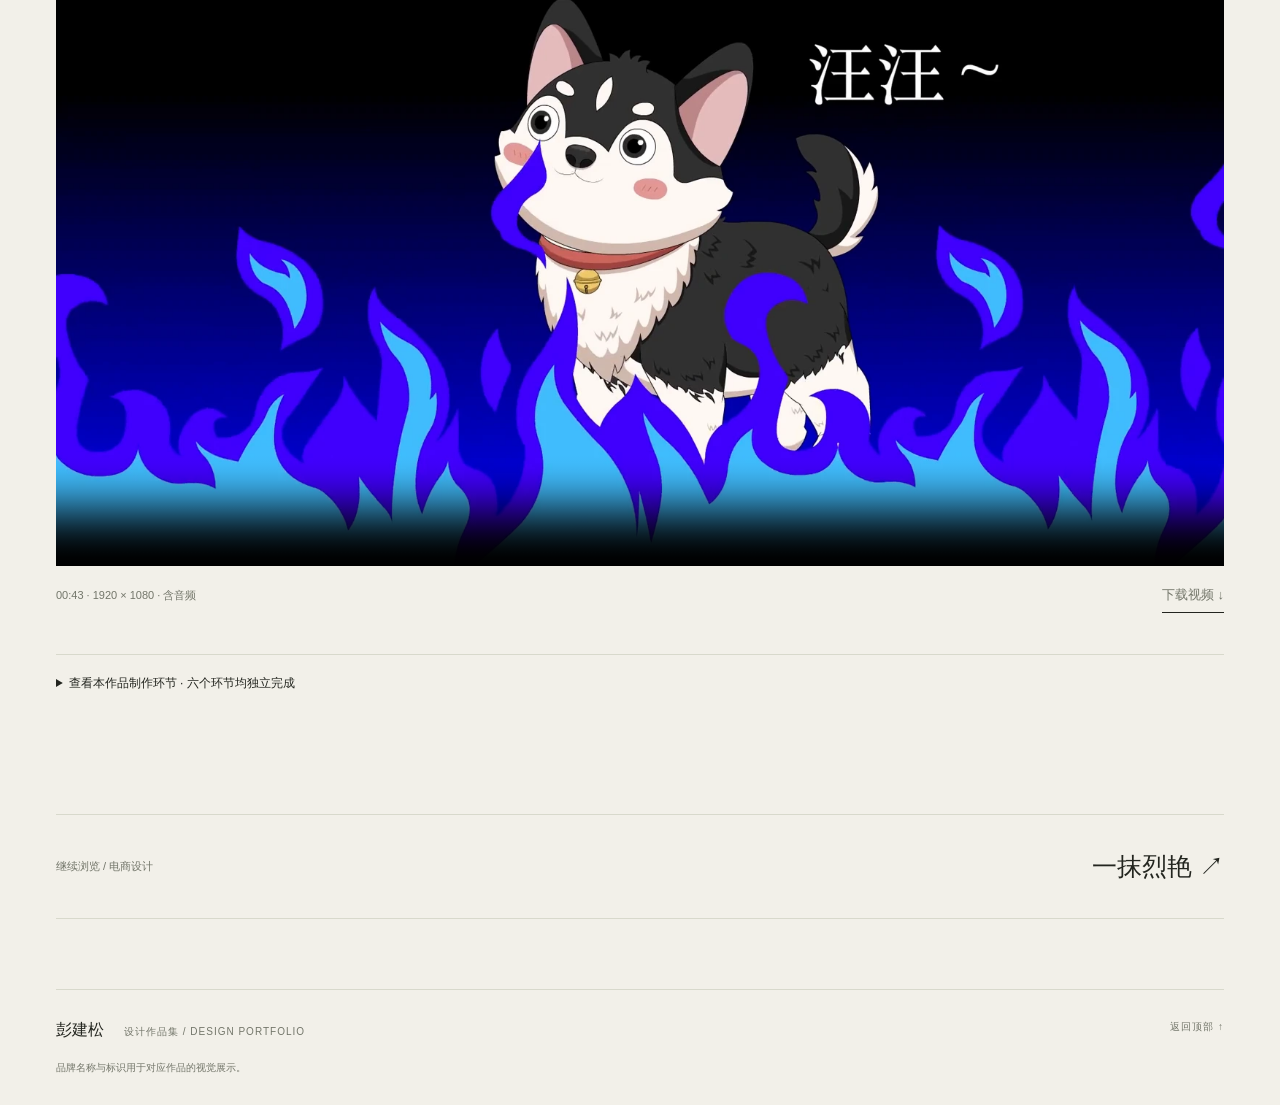
<file: animation.html>
<!doctype html><html lang="zh-CN"><head><meta charset="utf-8"><meta name="viewport" content="width=device-width,initial-scale=1"><meta name="description" content="彭建松的设计作品集：电商详情页、活动视觉、产品画册、品牌应用与海报设计。"><meta name="theme-color" content="#f2f0e9"><title>动画与视频作品｜彭建松设计作品集</title><link rel="icon" href="favicon.svg" type="image/svg+xml"><link rel="stylesheet" href="style.css"><script src="app.js" defer></script></head><body id="top"><header class="header wrap"><a class="brand" href="index.html" aria-label="彭建松作品集首页"><span class="monogram">P.</span><span>彭建松<small>DESIGN PORTFOLIO</small></span></a><nav aria-label="主导航"><a href="index.html#works">作品目录</a><a href="index.html#about">关于我</a><a class="nav-archive" href="archive.html">文件索引 ↗</a></nav></header><main class="wrap"><a class="back-link" href="index.html#works">← 返回作品目录</a><section class="project-heading"><p class="eyebrow">PROJECT 08 / ANIMATION &amp; VIDEO</p><h1>动画与视频作品</h1><div class="project-intro"><h2>三部样片，独立全流程制作。</h2><div><p>收录二次元动画样片、《不周山》与《丧尸认狗》。三部作品的剧本、分镜、素材、动画、配音与剪辑均由彭建松个人完成。</p><div class="tags"><span>个人全流程制作</span><span>角色动画</span><span>配音与剪辑</span></div></div></div><p class="animation-method">手工动画制作 / Adobe Animate（AN）<br><span>三部动画均由个人手工完成动画环节，并独立负责剧本、分镜、素材、配音与剪辑。</span></p><nav class="clip-menu" aria-label="动画作品目录"><a class="clip-jump" href="#character"><span>01</span>二次元动画样片 <span>↓</span></a><a class="clip-jump" href="#buzhoushan"><span>02</span>不周山 <span>↓</span></a><a class="clip-jump" href="#zombie-dog"><span>03</span>丧尸认狗 <span>↓</span></a></nav></section><section class="animation-work" id="character"><div class="clip-heading"><div><p class="eyebrow">FILM 01 / ANIMATION</p><h2>二次元动画样片</h2></div><span class="clip-duration">00:28</span></div><p class="clip-description">独立完成剧本编写、分镜设计、素材制作、动画制作、配音与剪辑，串联从内容构思到成片交付的完整制作流程。</p><p class="clip-credit">个人独立制作 · 剧本 / 分镜 / 素材 / 动画 / 配音 / 剪辑</p><div class="video-stage"><video controls playsinline preload="metadata" poster="assets/animation-poster.webp" aria-label="二次元动画样片播放器"><source src="assets/animation.mp4" type="video/mp4">浏览器暂不支持视频播放，请使用下方下载链接。</video></div><div class="video-caption"><span>00:28 · 1920 × 1080 · 含音频</span><a class="text-link" href="assets/animation.mp4" download="彭建松_二次元动画样片.mp4">下载视频 ↓</a></div><details class="clip-production"><summary>查看本作品制作环节 · 六个环节均独立完成</summary><ol class="production-steps"><li><span>01</span><h3>剧本</h3><p>内容构思与剧本编写</p></li><li><span>02</span><h3>分镜</h3><p>镜头设计与画面安排</p></li><li><span>03</span><h3>素材</h3><p>制作动画所需的画面素材</p></li><li><span>04</span><h3>动画</h3><p>角色与画面的动画制作</p></li><li><span>05</span><h3>配音</h3><p>完成角色配音</p></li><li><span>06</span><h3>剪辑</h3><p>镜头组接与成片整理</p></li></ol></details></section><section class="animation-work" id="buzhoushan"><div class="clip-heading"><div><p class="eyebrow">FILM 02 / ANIMATION</p><h2>不周山</h2></div><span class="clip-duration">00:22</span></div><p class="clip-description">国风题材动画片段，以角色、场景切换与动作镜头组织画面。</p><p class="clip-credit">个人独立制作 · 剧本 / 分镜 / 素材 / 动画 / 配音 / 剪辑</p><div class="video-stage"><video controls playsinline preload="metadata" poster="assets/buzhoushan-poster.webp" aria-label="不周山播放器"><source src="assets/buzhoushan.mp4" type="video/mp4">浏览器暂不支持视频播放，请使用下方下载链接。</video></div><div class="video-caption"><span>00:22 · 1920 × 1080 · 含音频</span><a class="text-link" href="assets/buzhoushan.mp4" download="彭建松_不周山.mp4">下载视频 ↓</a></div><details class="clip-production"><summary>查看本作品制作环节 · 六个环节均独立完成</summary><ol class="production-steps"><li><span>01</span><h3>剧本</h3><p>内容构思与剧本编写</p></li><li><span>02</span><h3>分镜</h3><p>镜头设计与画面安排</p></li><li><span>03</span><h3>素材</h3><p>制作动画所需的画面素材</p></li><li><span>04</span><h3>动画</h3><p>角色与画面的动画制作</p></li><li><span>05</span><h3>配音</h3><p>完成角色配音</p></li><li><span>06</span><h3>剪辑</h3><p>镜头组接与成片整理</p></li></ol></details></section><section class="animation-work" id="zombie-dog"><div class="clip-heading"><div><p class="eyebrow">FILM 03 / ANIMATION</p><h2>丧尸认狗</h2></div><span class="clip-duration">00:43</span></div><p class="clip-description">剧情动画片段，通过人物对话、角色表情与场景变化推进内容。</p><p class="clip-credit">个人独立制作 · 剧本 / 分镜 / 素材 / 动画 / 配音 / 剪辑</p><div class="video-stage"><video controls playsinline preload="metadata" poster="assets/zombie-dog-poster.webp" aria-label="丧尸认狗播放器"><source src="assets/zombie-dog.mp4" type="video/mp4">浏览器暂不支持视频播放，请使用下方下载链接。</video></div><div class="video-caption"><span>00:43 · 1920 × 1080 · 含音频</span><a class="text-link" href="assets/zombie-dog.mp4" download="彭建松_丧尸认狗.mp4">下载视频 ↓</a></div><details class="clip-production"><summary>查看本作品制作环节 · 六个环节均独立完成</summary><ol class="production-steps"><li><span>01</span><h3>剧本</h3><p>内容构思与剧本编写</p></li><li><span>02</span><h3>分镜</h3><p>镜头设计与画面安排</p></li><li><span>03</span><h3>素材</h3><p>制作动画所需的画面素材</p></li><li><span>04</span><h3>动画</h3><p>角色与画面的动画制作</p></li><li><span>05</span><h3>配音</h3><p>完成角色配音</p></li><li><span>06</span><h3>剪辑</h3><p>镜头组接与成片整理</p></li></ol></details></section><a class="next-project" href="dior.html"><span>继续浏览 / 电商设计</span><strong>一抹烈艳 ↗</strong></a></main><footer class="footer wrap"><div><strong>彭建松</strong><span>设计作品集 / DESIGN PORTFOLIO</span></div><a href="#top">返回顶部 ↑</a><p>品牌名称与标识用于对应作品的视觉展示。</p></footer><dialog id="viewer" aria-label="作品大图"><button class="close-viewer" aria-label="关闭大图">关闭 ×</button><img alt=""><p class="viewer-help">可滚动查看完整图片 · Esc 关闭</p></dialog></body></html>
</file>
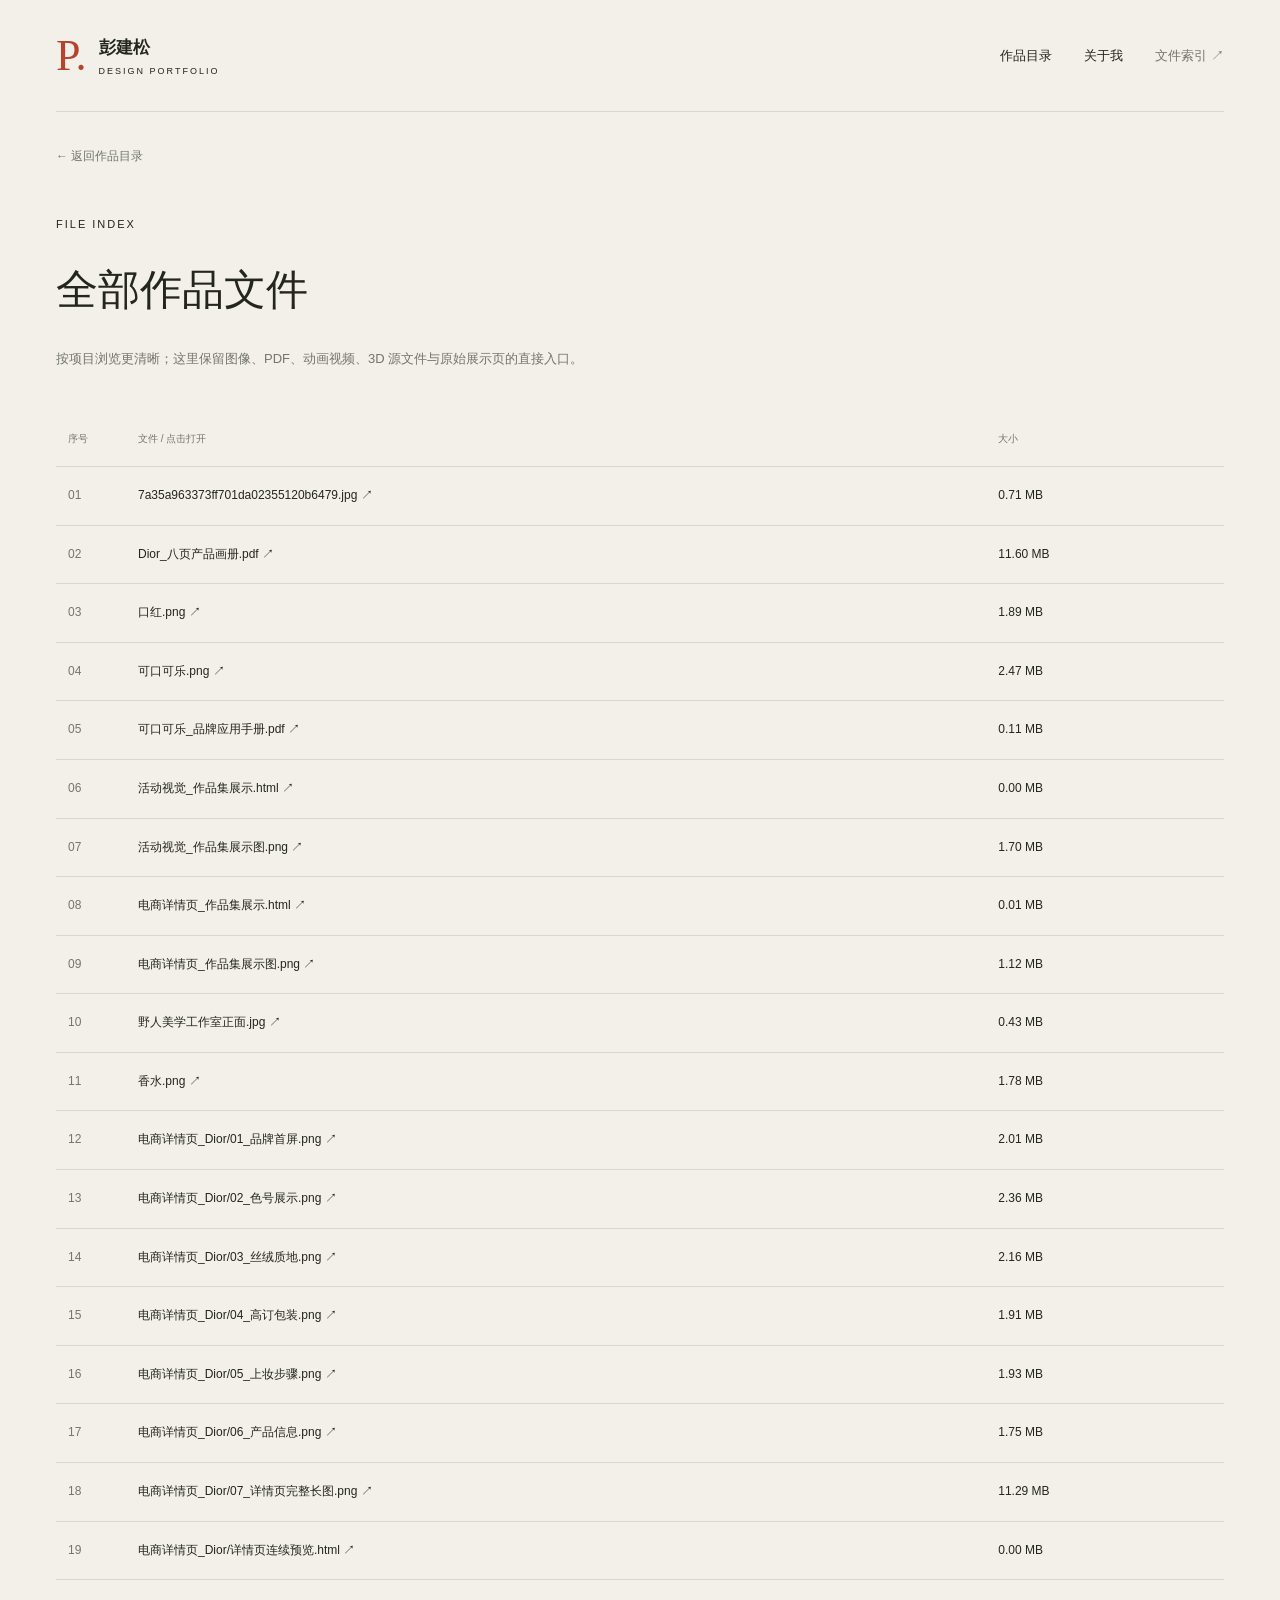
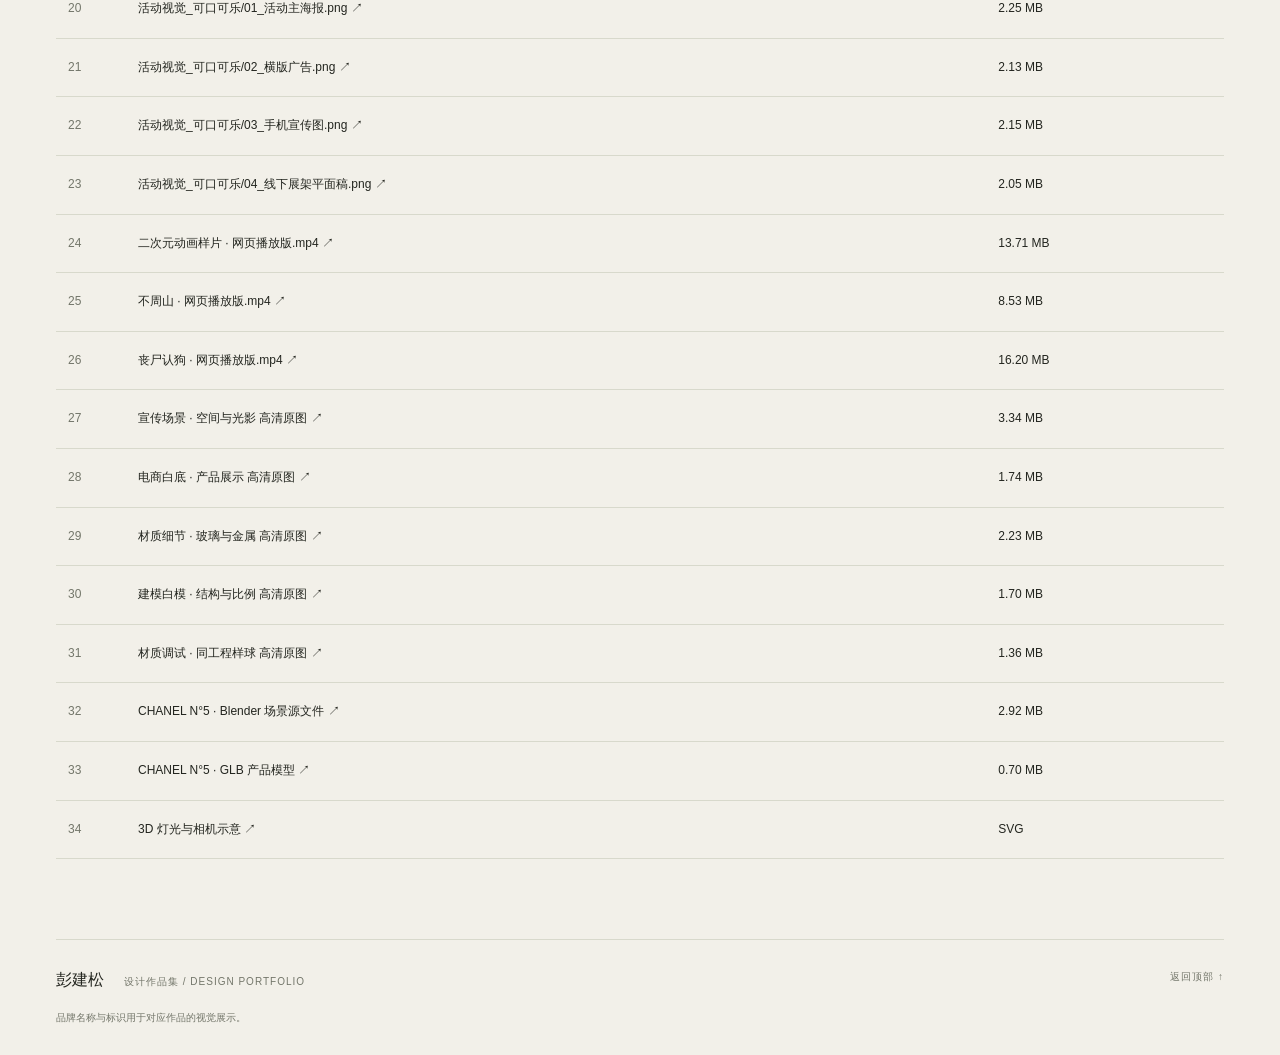
<file: archive.html>
<!doctype html><html lang="zh-CN"><head><meta charset="utf-8"><meta name="viewport" content="width=device-width,initial-scale=1"><meta name="description" content="彭建松的设计作品集：电商详情页、活动视觉、产品画册、品牌应用与海报设计。"><meta name="theme-color" content="#f2f0e9"><title>全部文件索引｜彭建松设计作品集</title><link rel="icon" href="favicon.svg" type="image/svg+xml"><link rel="stylesheet" href="style.css"><script src="app.js" defer></script></head><body id="top"><header class="header wrap"><a class="brand" href="index.html" aria-label="彭建松作品集首页"><span class="monogram">P.</span><span>彭建松<small>DESIGN PORTFOLIO</small></span></a><nav aria-label="主导航"><a href="index.html#works">作品目录</a><a href="index.html#about">关于我</a><a class="nav-archive" href="archive.html">文件索引 ↗</a></nav></header><main class="wrap archive"><a class="back-link" href="index.html#works">← 返回作品目录</a><p class="eyebrow">FILE INDEX</p><h1>全部作品文件</h1><p class="archive-desc">按项目浏览更清晰；这里保留图像、PDF、动画视频、3D 源文件与原始展示页的直接入口。</p><div class="table-scroll"><table><thead><tr><th>序号</th><th>文件 / 点击打开</th><th>大小</th></tr></thead><tbody><tr><td>01</td><td><a href="originals/7a35a963373ff701da02355120b6479.jpg" target="_blank" rel="noopener">7a35a963373ff701da02355120b6479.jpg ↗</a></td><td>0.71 MB</td></tr><tr><td>02</td><td><a href="originals/Dior_%E5%85%AB%E9%A1%B5%E4%BA%A7%E5%93%81%E7%94%BB%E5%86%8C.pdf" target="_blank" rel="noopener">Dior_八页产品画册.pdf ↗</a></td><td>11.60 MB</td></tr><tr><td>03</td><td><a href="originals/%E5%8F%A3%E7%BA%A2.png" target="_blank" rel="noopener">口红.png ↗</a></td><td>1.89 MB</td></tr><tr><td>04</td><td><a href="originals/%E5%8F%AF%E5%8F%A3%E5%8F%AF%E4%B9%90.png" target="_blank" rel="noopener">可口可乐.png ↗</a></td><td>2.47 MB</td></tr><tr><td>05</td><td><a href="originals/%E5%8F%AF%E5%8F%A3%E5%8F%AF%E4%B9%90_%E5%93%81%E7%89%8C%E5%BA%94%E7%94%A8%E6%89%8B%E5%86%8C.pdf" target="_blank" rel="noopener">可口可乐_品牌应用手册.pdf ↗</a></td><td>0.11 MB</td></tr><tr><td>06</td><td><a href="originals/%E6%B4%BB%E5%8A%A8%E8%A7%86%E8%A7%89_%E4%BD%9C%E5%93%81%E9%9B%86%E5%B1%95%E7%A4%BA.html" target="_blank" rel="noopener">活动视觉_作品集展示.html ↗</a></td><td>0.00 MB</td></tr><tr><td>07</td><td><a href="originals/%E6%B4%BB%E5%8A%A8%E8%A7%86%E8%A7%89_%E4%BD%9C%E5%93%81%E9%9B%86%E5%B1%95%E7%A4%BA%E5%9B%BE.png" target="_blank" rel="noopener">活动视觉_作品集展示图.png ↗</a></td><td>1.70 MB</td></tr><tr><td>08</td><td><a href="originals/%E7%94%B5%E5%95%86%E8%AF%A6%E6%83%85%E9%A1%B5_%E4%BD%9C%E5%93%81%E9%9B%86%E5%B1%95%E7%A4%BA.html" target="_blank" rel="noopener">电商详情页_作品集展示.html ↗</a></td><td>0.01 MB</td></tr><tr><td>09</td><td><a href="originals/%E7%94%B5%E5%95%86%E8%AF%A6%E6%83%85%E9%A1%B5_%E4%BD%9C%E5%93%81%E9%9B%86%E5%B1%95%E7%A4%BA%E5%9B%BE.png" target="_blank" rel="noopener">电商详情页_作品集展示图.png ↗</a></td><td>1.12 MB</td></tr><tr><td>10</td><td><a href="originals/%E9%87%8E%E4%BA%BA%E7%BE%8E%E5%AD%A6%E5%B7%A5%E4%BD%9C%E5%AE%A4%E6%AD%A3%E9%9D%A2.jpg" target="_blank" rel="noopener">野人美学工作室正面.jpg ↗</a></td><td>0.43 MB</td></tr><tr><td>11</td><td><a href="originals/%E9%A6%99%E6%B0%B4.png" target="_blank" rel="noopener">香水.png ↗</a></td><td>1.78 MB</td></tr><tr><td>12</td><td><a href="originals/%E7%94%B5%E5%95%86%E8%AF%A6%E6%83%85%E9%A1%B5_Dior/01_%E5%93%81%E7%89%8C%E9%A6%96%E5%B1%8F.png" target="_blank" rel="noopener">电商详情页_Dior/01_品牌首屏.png ↗</a></td><td>2.01 MB</td></tr><tr><td>13</td><td><a href="originals/%E7%94%B5%E5%95%86%E8%AF%A6%E6%83%85%E9%A1%B5_Dior/02_%E8%89%B2%E5%8F%B7%E5%B1%95%E7%A4%BA.png" target="_blank" rel="noopener">电商详情页_Dior/02_色号展示.png ↗</a></td><td>2.36 MB</td></tr><tr><td>14</td><td><a href="originals/%E7%94%B5%E5%95%86%E8%AF%A6%E6%83%85%E9%A1%B5_Dior/03_%E4%B8%9D%E7%BB%92%E8%B4%A8%E5%9C%B0.png" target="_blank" rel="noopener">电商详情页_Dior/03_丝绒质地.png ↗</a></td><td>2.16 MB</td></tr><tr><td>15</td><td><a href="originals/%E7%94%B5%E5%95%86%E8%AF%A6%E6%83%85%E9%A1%B5_Dior/04_%E9%AB%98%E8%AE%A2%E5%8C%85%E8%A3%85.png" target="_blank" rel="noopener">电商详情页_Dior/04_高订包装.png ↗</a></td><td>1.91 MB</td></tr><tr><td>16</td><td><a href="originals/%E7%94%B5%E5%95%86%E8%AF%A6%E6%83%85%E9%A1%B5_Dior/05_%E4%B8%8A%E5%A6%86%E6%AD%A5%E9%AA%A4.png" target="_blank" rel="noopener">电商详情页_Dior/05_上妆步骤.png ↗</a></td><td>1.93 MB</td></tr><tr><td>17</td><td><a href="originals/%E7%94%B5%E5%95%86%E8%AF%A6%E6%83%85%E9%A1%B5_Dior/06_%E4%BA%A7%E5%93%81%E4%BF%A1%E6%81%AF.png" target="_blank" rel="noopener">电商详情页_Dior/06_产品信息.png ↗</a></td><td>1.75 MB</td></tr><tr><td>18</td><td><a href="originals/%E7%94%B5%E5%95%86%E8%AF%A6%E6%83%85%E9%A1%B5_Dior/07_%E8%AF%A6%E6%83%85%E9%A1%B5%E5%AE%8C%E6%95%B4%E9%95%BF%E5%9B%BE.png" target="_blank" rel="noopener">电商详情页_Dior/07_详情页完整长图.png ↗</a></td><td>11.29 MB</td></tr><tr><td>19</td><td><a href="originals/%E7%94%B5%E5%95%86%E8%AF%A6%E6%83%85%E9%A1%B5_Dior/%E8%AF%A6%E6%83%85%E9%A1%B5%E8%BF%9E%E7%BB%AD%E9%A2%84%E8%A7%88.html" target="_blank" rel="noopener">电商详情页_Dior/详情页连续预览.html ↗</a></td><td>0.00 MB</td></tr><tr><td>20</td><td><a href="originals/%E6%B4%BB%E5%8A%A8%E8%A7%86%E8%A7%89_%E5%8F%AF%E5%8F%A3%E5%8F%AF%E4%B9%90/01_%E6%B4%BB%E5%8A%A8%E4%B8%BB%E6%B5%B7%E6%8A%A5.png" target="_blank" rel="noopener">活动视觉_可口可乐/01_活动主海报.png ↗</a></td><td>2.25 MB</td></tr><tr><td>21</td><td><a href="originals/%E6%B4%BB%E5%8A%A8%E8%A7%86%E8%A7%89_%E5%8F%AF%E5%8F%A3%E5%8F%AF%E4%B9%90/02_%E6%A8%AA%E7%89%88%E5%B9%BF%E5%91%8A.png" target="_blank" rel="noopener">活动视觉_可口可乐/02_横版广告.png ↗</a></td><td>2.13 MB</td></tr><tr><td>22</td><td><a href="originals/%E6%B4%BB%E5%8A%A8%E8%A7%86%E8%A7%89_%E5%8F%AF%E5%8F%A3%E5%8F%AF%E4%B9%90/03_%E6%89%8B%E6%9C%BA%E5%AE%A3%E4%BC%A0%E5%9B%BE.png" target="_blank" rel="noopener">活动视觉_可口可乐/03_手机宣传图.png ↗</a></td><td>2.15 MB</td></tr><tr><td>23</td><td><a href="originals/%E6%B4%BB%E5%8A%A8%E8%A7%86%E8%A7%89_%E5%8F%AF%E5%8F%A3%E5%8F%AF%E4%B9%90/04_%E7%BA%BF%E4%B8%8B%E5%B1%95%E6%9E%B6%E5%B9%B3%E9%9D%A2%E7%A8%BF.png" target="_blank" rel="noopener">活动视觉_可口可乐/04_线下展架平面稿.png ↗</a></td><td>2.05 MB</td></tr><tr><td>24</td><td><a href="assets/animation.mp4" target="_blank" rel="noopener">二次元动画样片 · 网页播放版.mp4 ↗</a></td><td>13.71 MB</td></tr><tr><td>25</td><td><a href="assets/buzhoushan.mp4" target="_blank" rel="noopener">不周山 · 网页播放版.mp4 ↗</a></td><td>8.53 MB</td></tr><tr><td>26</td><td><a href="assets/zombie-dog.mp4" target="_blank" rel="noopener">丧尸认狗 · 网页播放版.mp4 ↗</a></td><td>16.20 MB</td></tr><tr><td>27</td><td><a href="originals/3d-chanel-hero.png" target="_blank" rel="noopener">宣传场景 · 空间与光影 高清原图 ↗</a></td><td>3.34 MB</td></tr><tr><td>28</td><td><a href="originals/3d-chanel-commerce.png" target="_blank" rel="noopener">电商白底 · 产品展示 高清原图 ↗</a></td><td>1.74 MB</td></tr><tr><td>29</td><td><a href="originals/3d-chanel-detail.png" target="_blank" rel="noopener">材质细节 · 玻璃与金属 高清原图 ↗</a></td><td>2.23 MB</td></tr><tr><td>30</td><td><a href="originals/3d-chanel-clay.png" target="_blank" rel="noopener">建模白模 · 结构与比例 高清原图 ↗</a></td><td>1.70 MB</td></tr><tr><td>31</td><td><a href="originals/3d-chanel-materials.png" target="_blank" rel="noopener">材质调试 · 同工程样球 高清原图 ↗</a></td><td>1.36 MB</td></tr><tr><td>32</td><td><a href="originals/3d-chanel-chanel-n5-scene.blend" target="_blank" rel="noopener">CHANEL N°5 · Blender 场景源文件 ↗</a></td><td>2.92 MB</td></tr><tr><td>33</td><td><a href="originals/3d-chanel-chanel-n5-product.glb" target="_blank" rel="noopener">CHANEL N°5 · GLB 产品模型 ↗</a></td><td>0.70 MB</td></tr><tr><td>34</td><td><a href="assets/3d-lighting.svg" target="_blank" rel="noopener">3D 灯光与相机示意 ↗</a></td><td>SVG</td></tr></tbody></table></div></main><footer class="footer wrap"><div><strong>彭建松</strong><span>设计作品集 / DESIGN PORTFOLIO</span></div><a href="#top">返回顶部 ↑</a><p>品牌名称与标识用于对应作品的视觉展示。</p></footer><dialog id="viewer" aria-label="作品大图"><button class="close-viewer" aria-label="关闭大图">关闭 ×</button><img alt=""><p class="viewer-help">可滚动查看完整图片 · Esc 关闭</p></dialog></body></html>
</file>
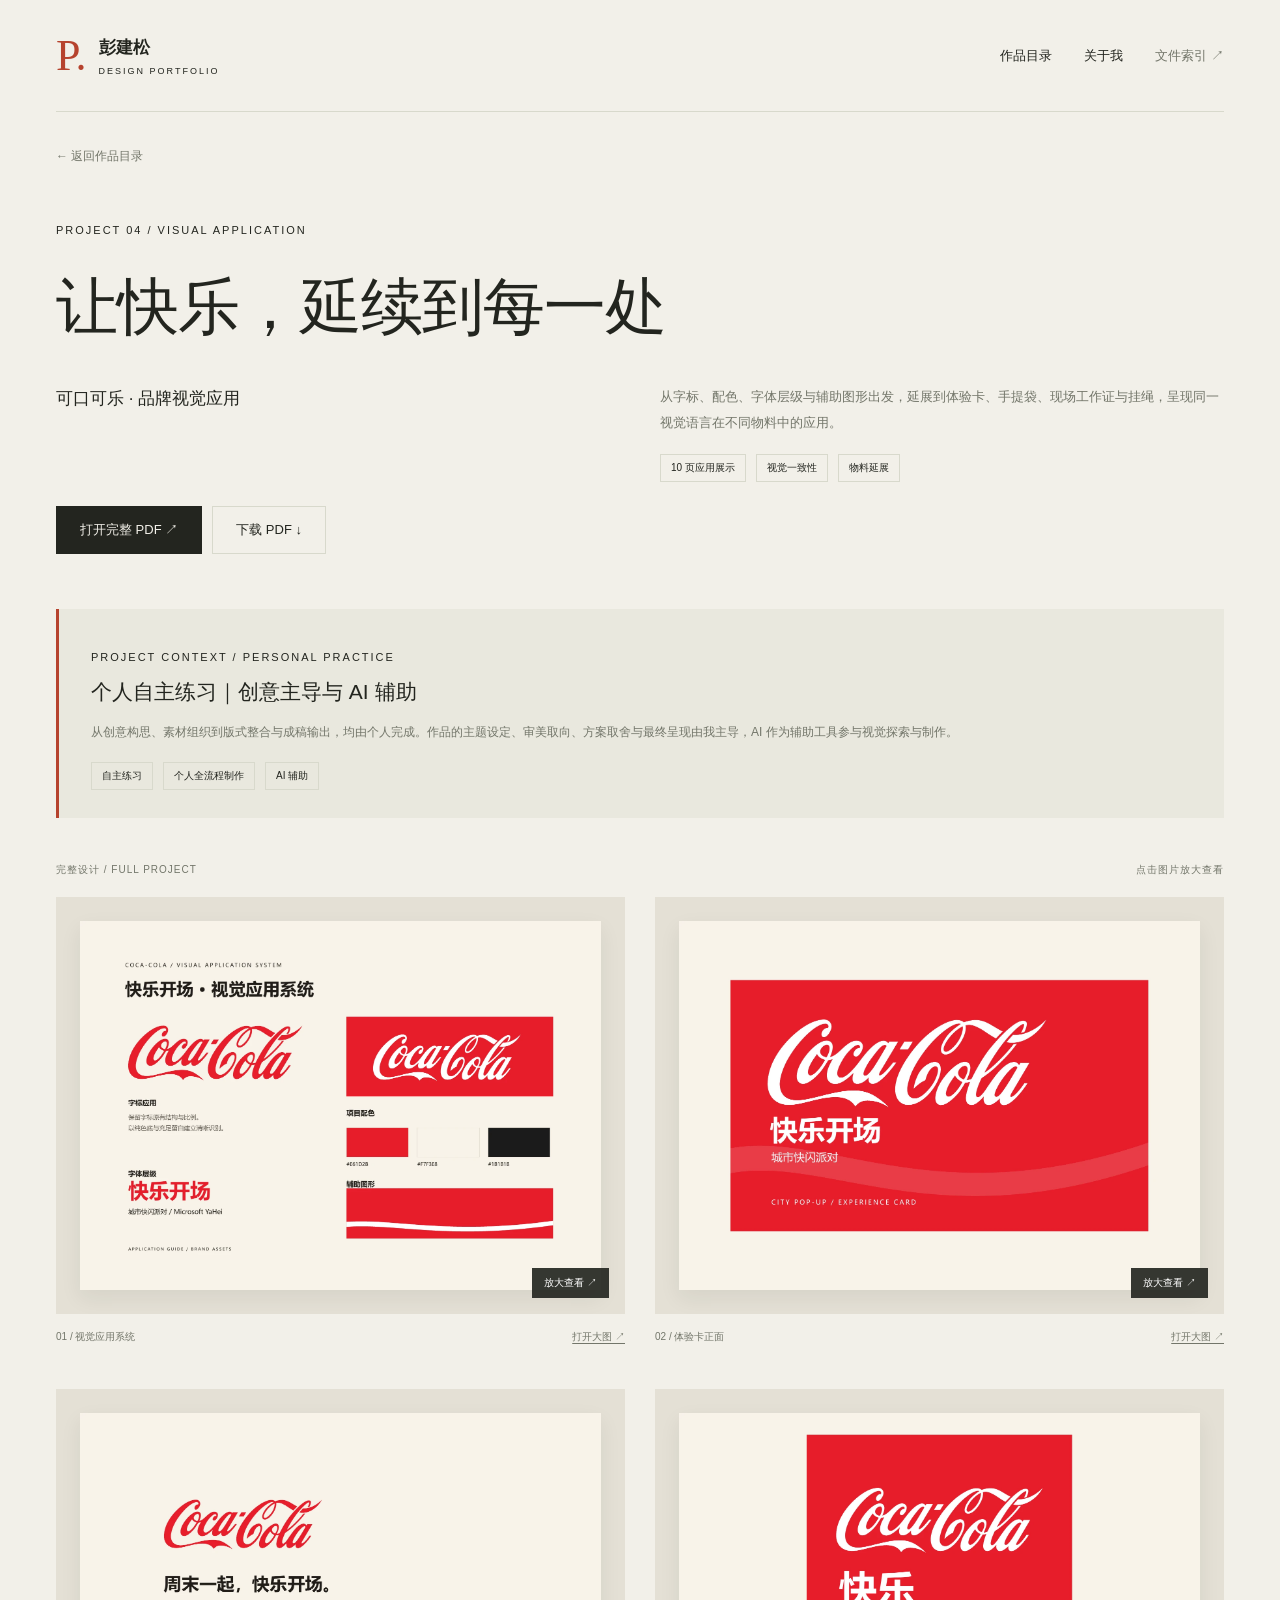
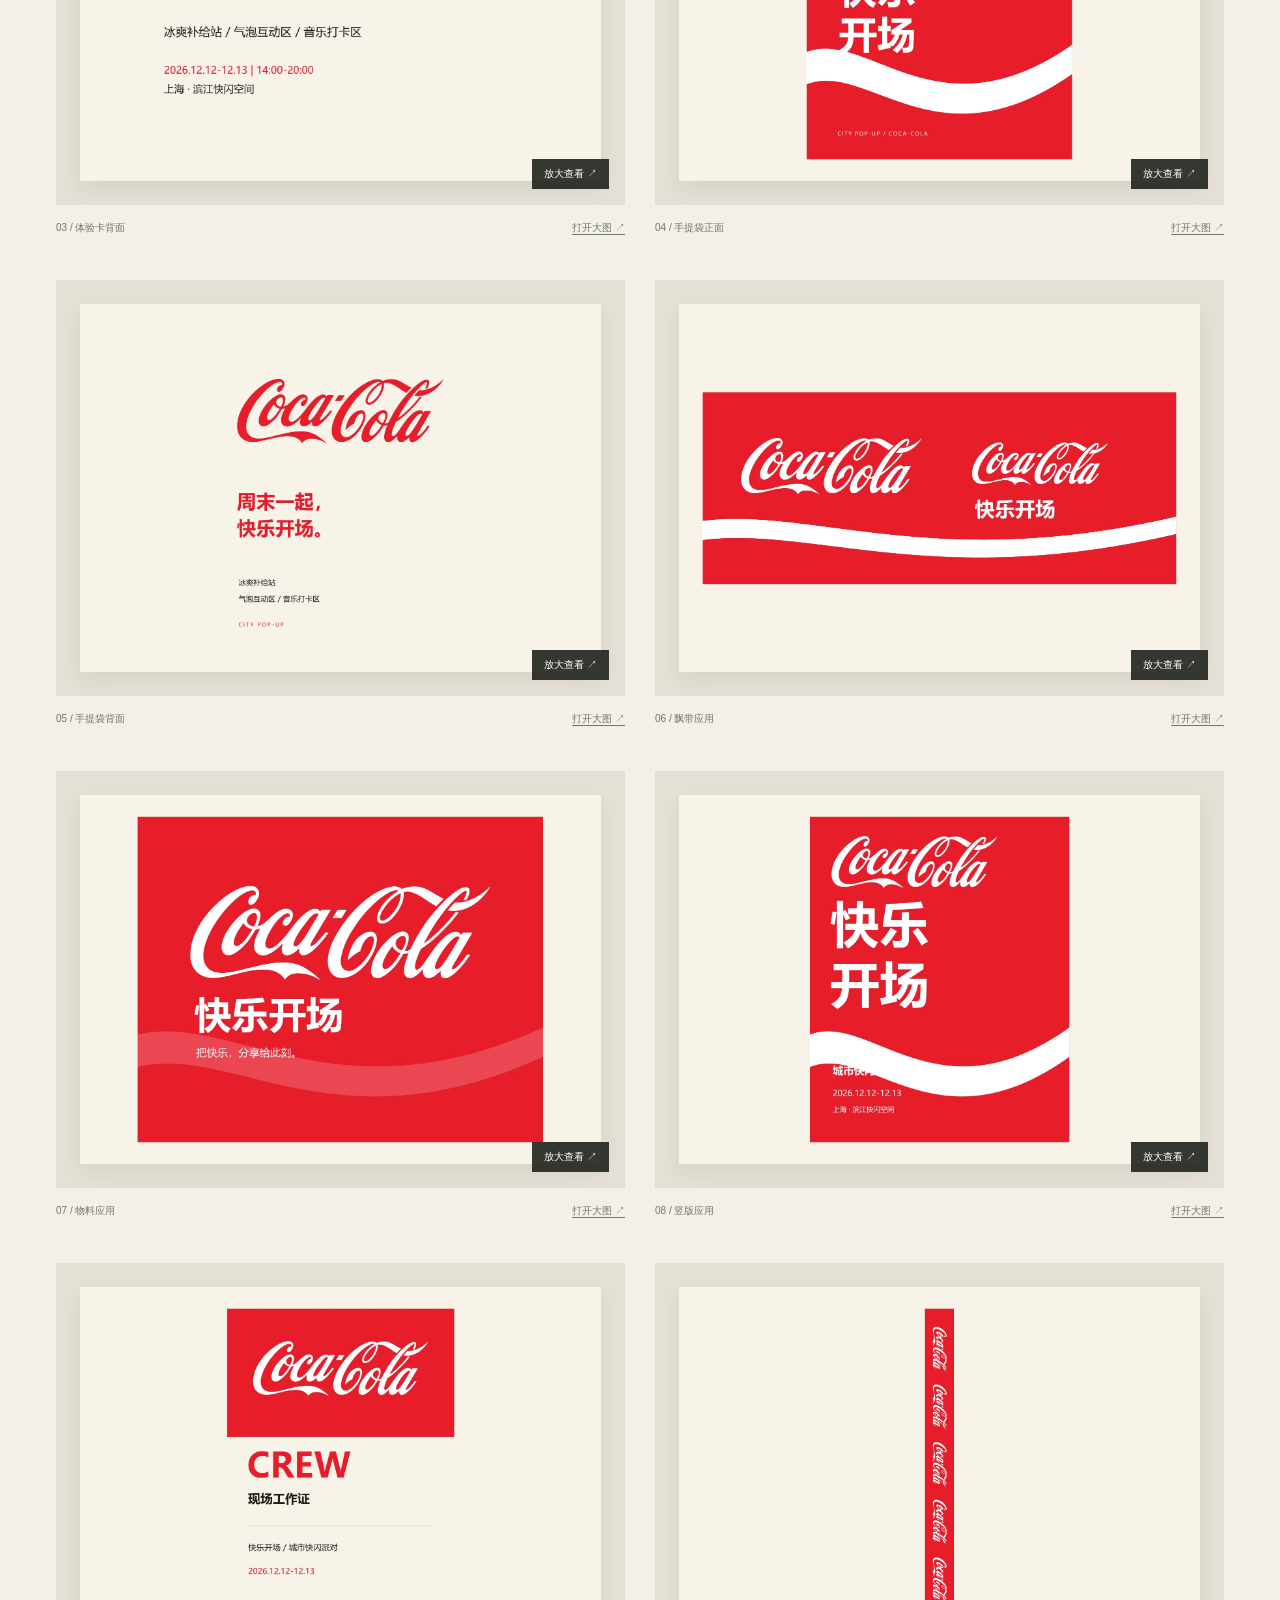
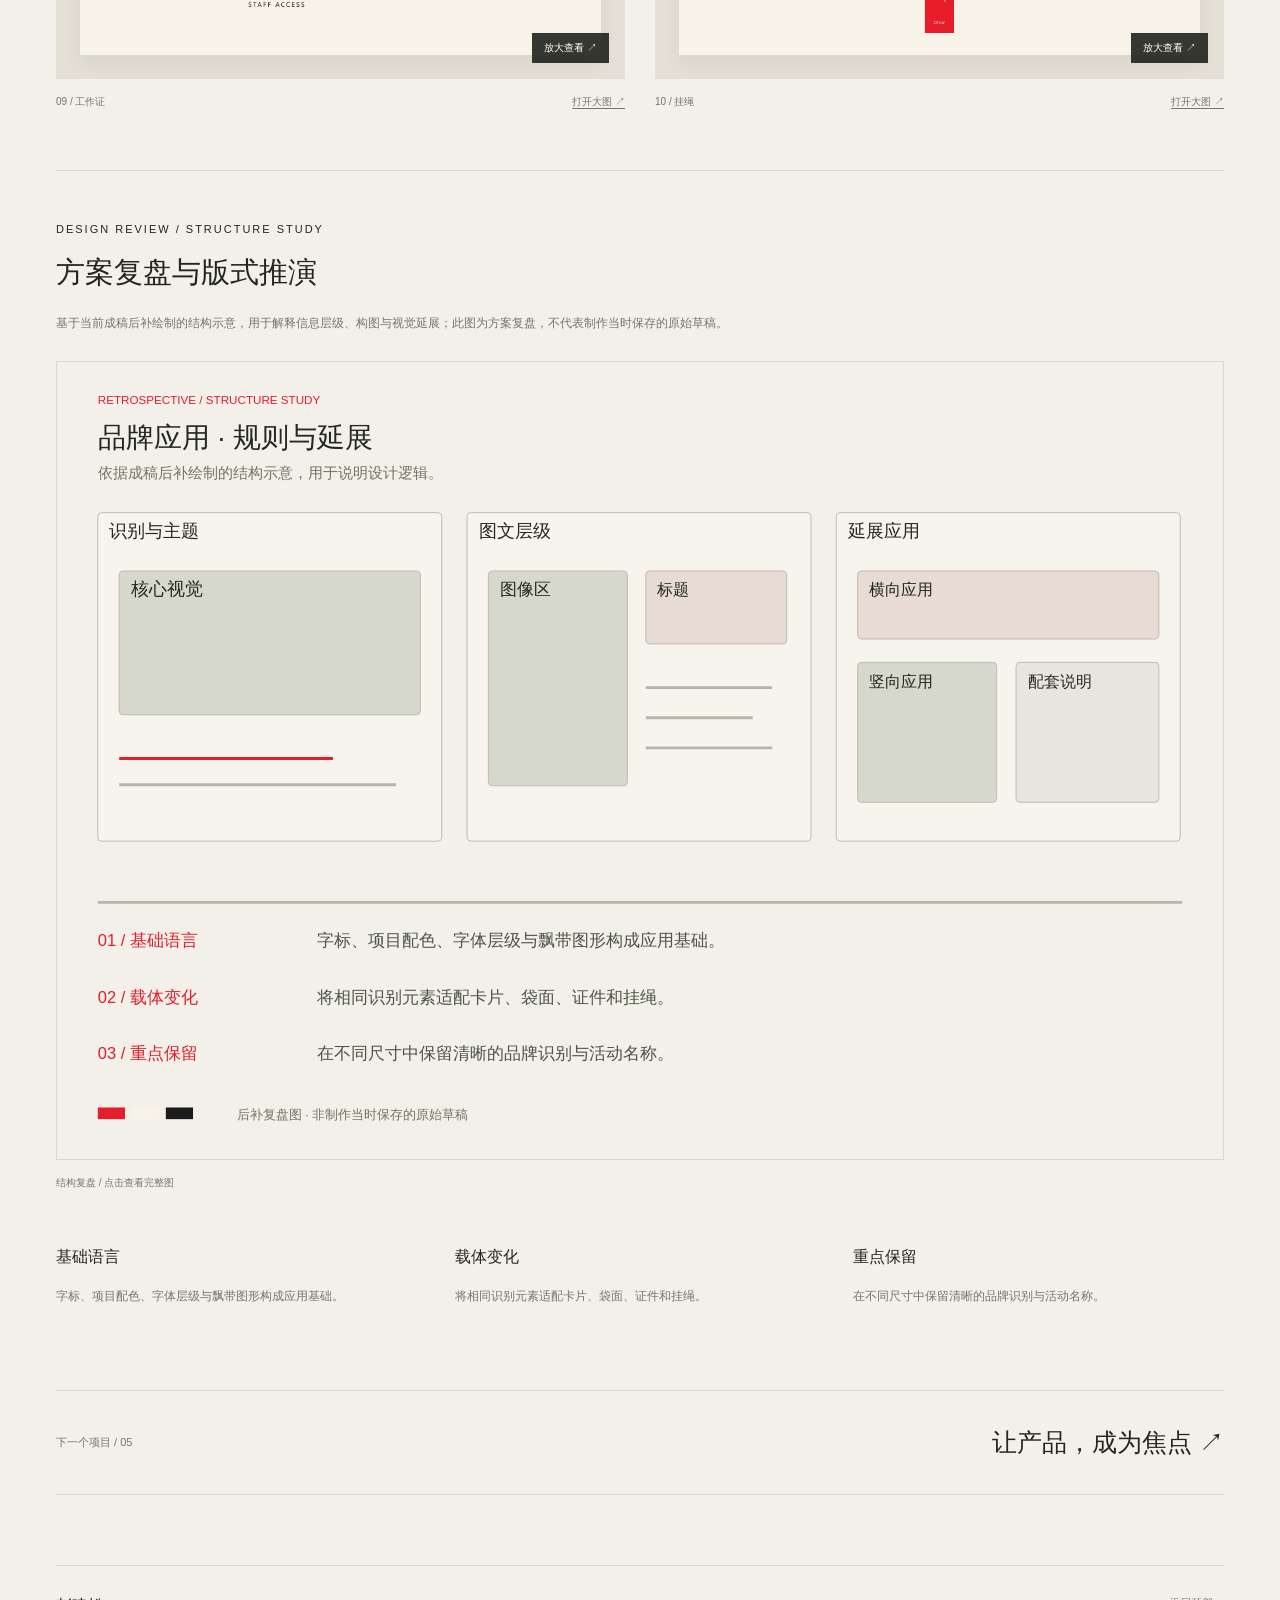
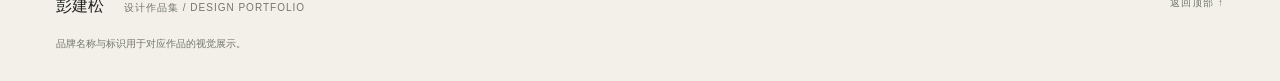
<file: coke-guide.html>
<!doctype html><html lang="zh-CN"><head><meta charset="utf-8"><meta name="viewport" content="width=device-width,initial-scale=1"><meta name="description" content="彭建松的设计作品集：电商详情页、活动视觉、产品画册、品牌应用与海报设计。"><meta name="theme-color" content="#f2f0e9"><title>可口可乐 · 品牌视觉应用｜彭建松设计作品集</title><link rel="icon" href="favicon.svg" type="image/svg+xml"><link rel="stylesheet" href="style.css"><script src="app.js" defer></script></head><body id="top"><header class="header wrap"><a class="brand" href="index.html" aria-label="彭建松作品集首页"><span class="monogram">P.</span><span>彭建松<small>DESIGN PORTFOLIO</small></span></a><nav aria-label="主导航"><a href="index.html#works">作品目录</a><a href="index.html#about">关于我</a><a class="nav-archive" href="archive.html">文件索引 ↗</a></nav></header><main class="wrap"><a class="back-link" href="index.html#works">← 返回作品目录</a><section class="project-heading"><p class="eyebrow">PROJECT 04 / VISUAL APPLICATION</p><h1>让快乐，延续到每一处</h1><div class="project-intro"><h2>可口可乐 · 品牌视觉应用</h2><div><p>从字标、配色、字体层级与辅助图形出发，延展到体验卡、手提袋、现场工作证与挂绳，呈现同一视觉语言在不同物料中的应用。</p><div class="tags"><span>10 页应用展示</span><span>视觉一致性</span><span>物料延展</span></div></div></div><div class="project-actions"><a class="button solid" href="originals/%E5%8F%AF%E5%8F%A3%E5%8F%AF%E4%B9%90_%E5%93%81%E7%89%8C%E5%BA%94%E7%94%A8%E6%89%8B%E5%86%8C.pdf" target="_blank" rel="noopener">打开完整 PDF ↗</a><a class="button" href="originals/%E5%8F%AF%E5%8F%A3%E5%8F%AF%E4%B9%90_%E5%93%81%E7%89%8C%E5%BA%94%E7%94%A8%E6%89%8B%E5%86%8C.pdf" download>下载 PDF ↓</a></div></section><section class="authorship-note" aria-label="项目性质与个人贡献"><p class="eyebrow">PROJECT CONTEXT / PERSONAL PRACTICE</p><h2>个人自主练习｜创意主导与 AI 辅助</h2><p>从创意构思、素材组织到版式整合与成稿输出，均由个人完成。作品的主题设定、审美取向、方案取舍与最终呈现由我主导，AI 作为辅助工具参与视觉探索与制作。</p><div class="tags"><span>自主练习</span><span>个人全流程制作</span><span>AI 辅助</span></div></section><div class="gallery-label"><span>完整设计 / FULL PROJECT</span><span>点击图片放大查看</span></div><section class="book-gallery"><figure><button class="zoom-image" data-full="assets/book-1-1.webp" data-alt="视觉应用系统" aria-label="放大查看视觉应用系统"><img src="assets/book-1-1.webp" alt="视觉应用系统" loading="lazy" decoding="async"><span>放大查看 ↗</span></button><figcaption><span>01 / 视觉应用系统</span><a href="assets/book-1-1.webp" target="_blank" rel="noopener">打开大图 ↗</a></figcaption></figure><figure><button class="zoom-image" data-full="assets/book-1-2.webp" data-alt="体验卡正面" aria-label="放大查看体验卡正面"><img src="assets/book-1-2.webp" alt="体验卡正面" loading="lazy" decoding="async"><span>放大查看 ↗</span></button><figcaption><span>02 / 体验卡正面</span><a href="assets/book-1-2.webp" target="_blank" rel="noopener">打开大图 ↗</a></figcaption></figure><figure><button class="zoom-image" data-full="assets/book-1-3.webp" data-alt="体验卡背面" aria-label="放大查看体验卡背面"><img src="assets/book-1-3.webp" alt="体验卡背面" loading="lazy" decoding="async"><span>放大查看 ↗</span></button><figcaption><span>03 / 体验卡背面</span><a href="assets/book-1-3.webp" target="_blank" rel="noopener">打开大图 ↗</a></figcaption></figure><figure><button class="zoom-image" data-full="assets/book-1-4.webp" data-alt="手提袋正面" aria-label="放大查看手提袋正面"><img src="assets/book-1-4.webp" alt="手提袋正面" loading="lazy" decoding="async"><span>放大查看 ↗</span></button><figcaption><span>04 / 手提袋正面</span><a href="assets/book-1-4.webp" target="_blank" rel="noopener">打开大图 ↗</a></figcaption></figure><figure><button class="zoom-image" data-full="assets/book-1-5.webp" data-alt="手提袋背面" aria-label="放大查看手提袋背面"><img src="assets/book-1-5.webp" alt="手提袋背面" loading="lazy" decoding="async"><span>放大查看 ↗</span></button><figcaption><span>05 / 手提袋背面</span><a href="assets/book-1-5.webp" target="_blank" rel="noopener">打开大图 ↗</a></figcaption></figure><figure><button class="zoom-image" data-full="assets/book-1-6.webp" data-alt="飘带应用" aria-label="放大查看飘带应用"><img src="assets/book-1-6.webp" alt="飘带应用" loading="lazy" decoding="async"><span>放大查看 ↗</span></button><figcaption><span>06 / 飘带应用</span><a href="assets/book-1-6.webp" target="_blank" rel="noopener">打开大图 ↗</a></figcaption></figure><figure><button class="zoom-image" data-full="assets/book-1-7.webp" data-alt="物料应用" aria-label="放大查看物料应用"><img src="assets/book-1-7.webp" alt="物料应用" loading="lazy" decoding="async"><span>放大查看 ↗</span></button><figcaption><span>07 / 物料应用</span><a href="assets/book-1-7.webp" target="_blank" rel="noopener">打开大图 ↗</a></figcaption></figure><figure><button class="zoom-image" data-full="assets/book-1-8.webp" data-alt="竖版应用" aria-label="放大查看竖版应用"><img src="assets/book-1-8.webp" alt="竖版应用" loading="lazy" decoding="async"><span>放大查看 ↗</span></button><figcaption><span>08 / 竖版应用</span><a href="assets/book-1-8.webp" target="_blank" rel="noopener">打开大图 ↗</a></figcaption></figure><figure><button class="zoom-image" data-full="assets/book-1-9.webp" data-alt="工作证" aria-label="放大查看工作证"><img src="assets/book-1-9.webp" alt="工作证" loading="lazy" decoding="async"><span>放大查看 ↗</span></button><figcaption><span>09 / 工作证</span><a href="assets/book-1-9.webp" target="_blank" rel="noopener">打开大图 ↗</a></figcaption></figure><figure><button class="zoom-image" data-full="assets/book-1-10.webp" data-alt="挂绳" aria-label="放大查看挂绳"><img src="assets/book-1-10.webp" alt="挂绳" loading="lazy" decoding="async"><span>放大查看 ↗</span></button><figcaption><span>10 / 挂绳</span><a href="assets/book-1-10.webp" target="_blank" rel="noopener">打开大图 ↗</a></figcaption></figure></section><section class="design-review" id="design-review"><p class="eyebrow">DESIGN REVIEW / STRUCTURE STUDY</p><h2>方案复盘与版式推演</h2><p class="review-note">基于当前成稿后补绘制的结构示意，用于解释信息层级、构图与视觉延展；此图为方案复盘，不代表制作当时保存的原始草稿。</p><figure><a href="assets/review-coke-guide.svg" target="_blank" rel="noopener" aria-label="打开品牌应用 · 规则与延展复盘图"><img src="assets/review-coke-guide.svg" alt="品牌应用 · 规则与延展，依据成稿补绘的结构复盘" loading="lazy"></a><figcaption>结构复盘 / 点击查看完整图</figcaption></figure><div class="review-decisions"><div><h3>基础语言</h3><p>字标、项目配色、字体层级与飘带图形构成应用基础。</p></div><div><h3>载体变化</h3><p>将相同识别元素适配卡片、袋面、证件和挂绳。</p></div><div><h3>重点保留</h3><p>在不同尺寸中保留清晰的品牌识别与活动名称。</p></div></div></section><a class="next-project" href="posters.html"><span>下一个项目 / 05</span><strong>让产品，成为焦点 ↗</strong></a></main><footer class="footer wrap"><div><strong>彭建松</strong><span>设计作品集 / DESIGN PORTFOLIO</span></div><a href="#top">返回顶部 ↑</a><p>品牌名称与标识用于对应作品的视觉展示。</p></footer><dialog id="viewer" aria-label="作品大图"><button class="close-viewer" aria-label="关闭大图">关闭 ×</button><img alt=""><p class="viewer-help">可滚动查看完整图片 · Esc 关闭</p></dialog></body></html>
</file>
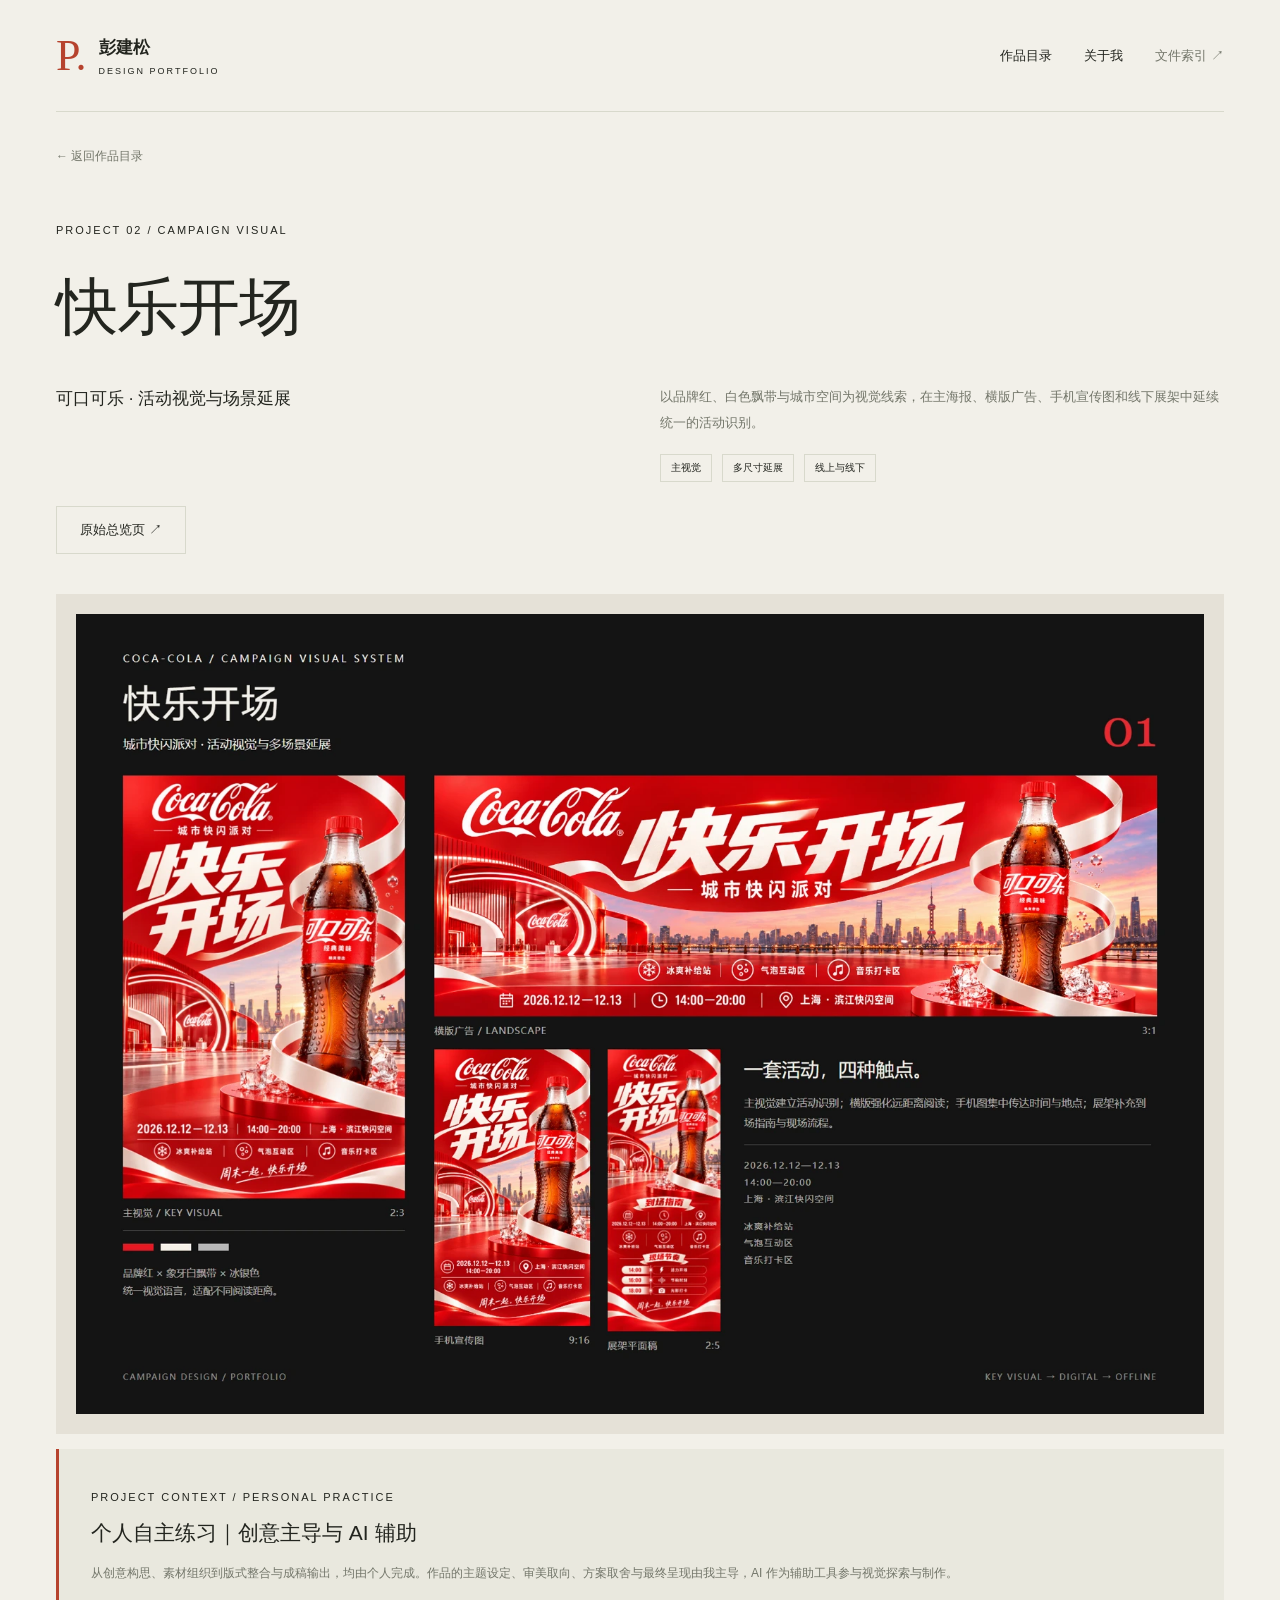
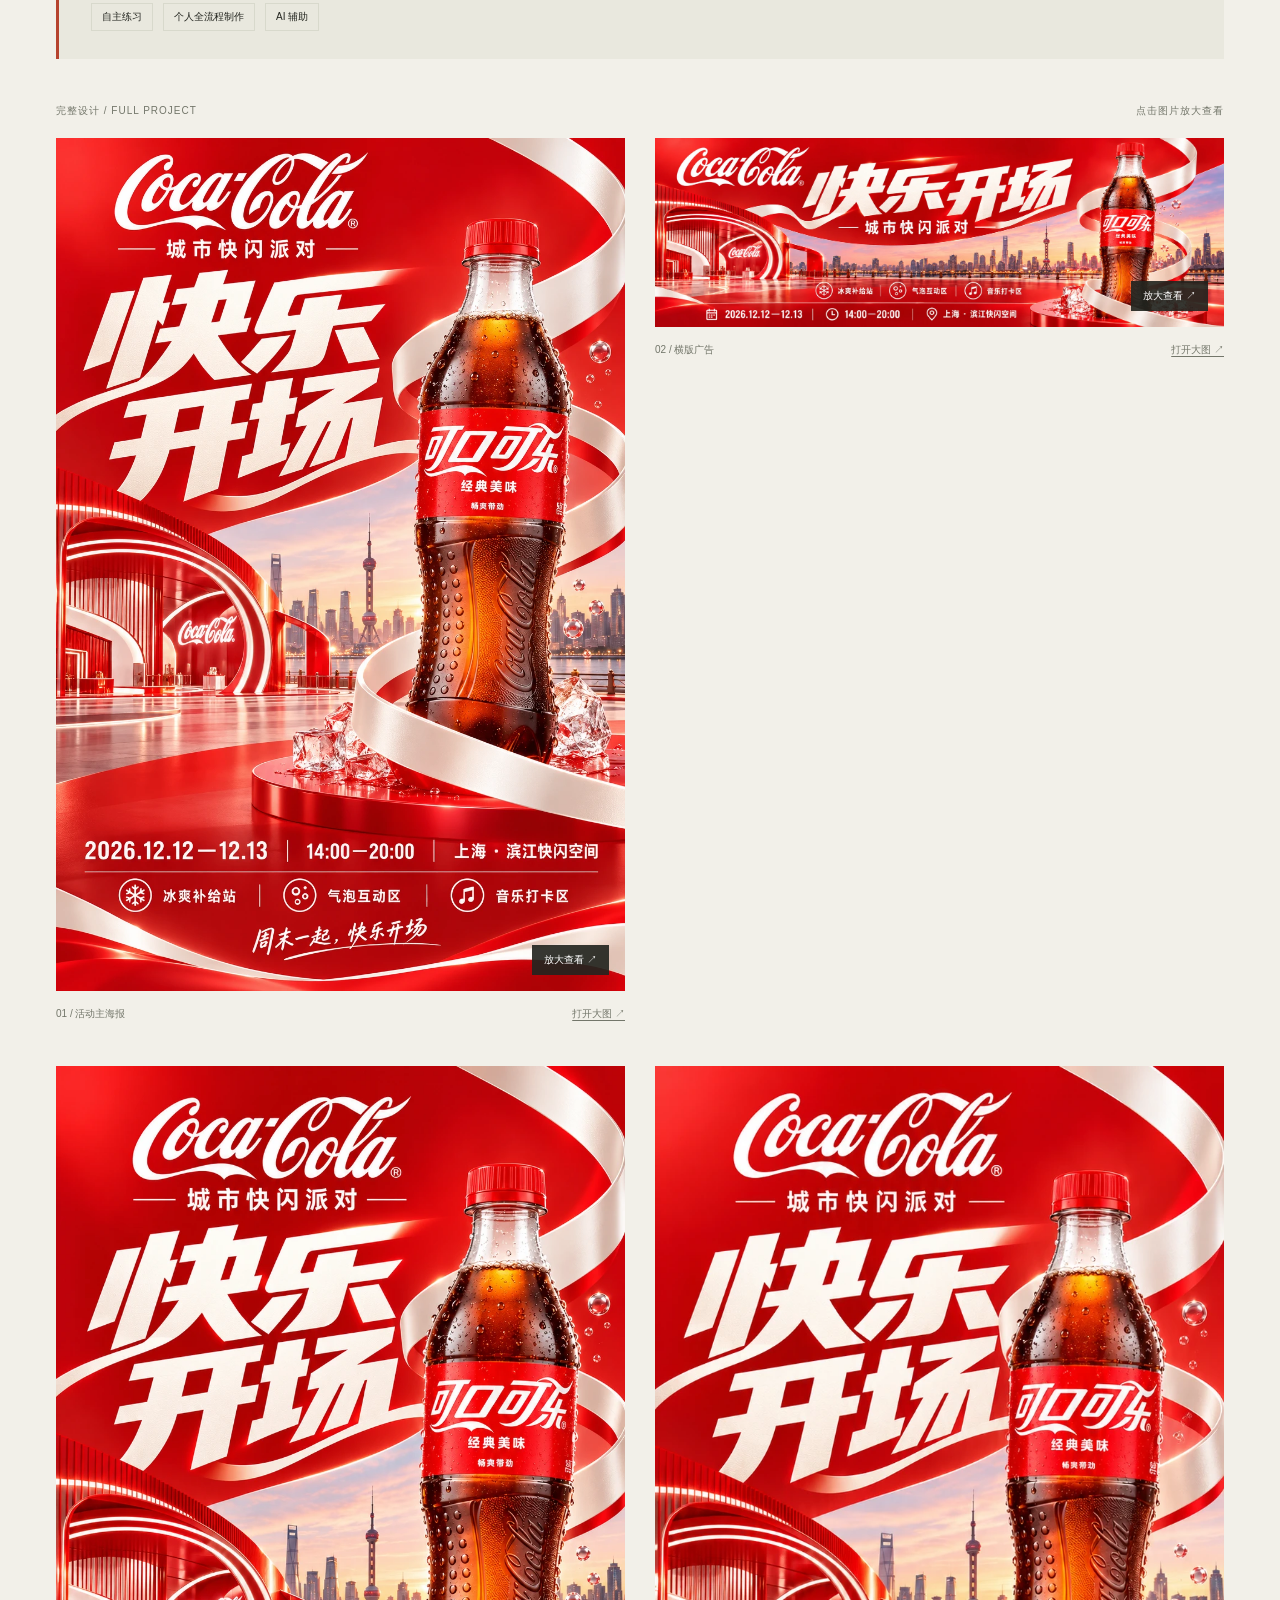
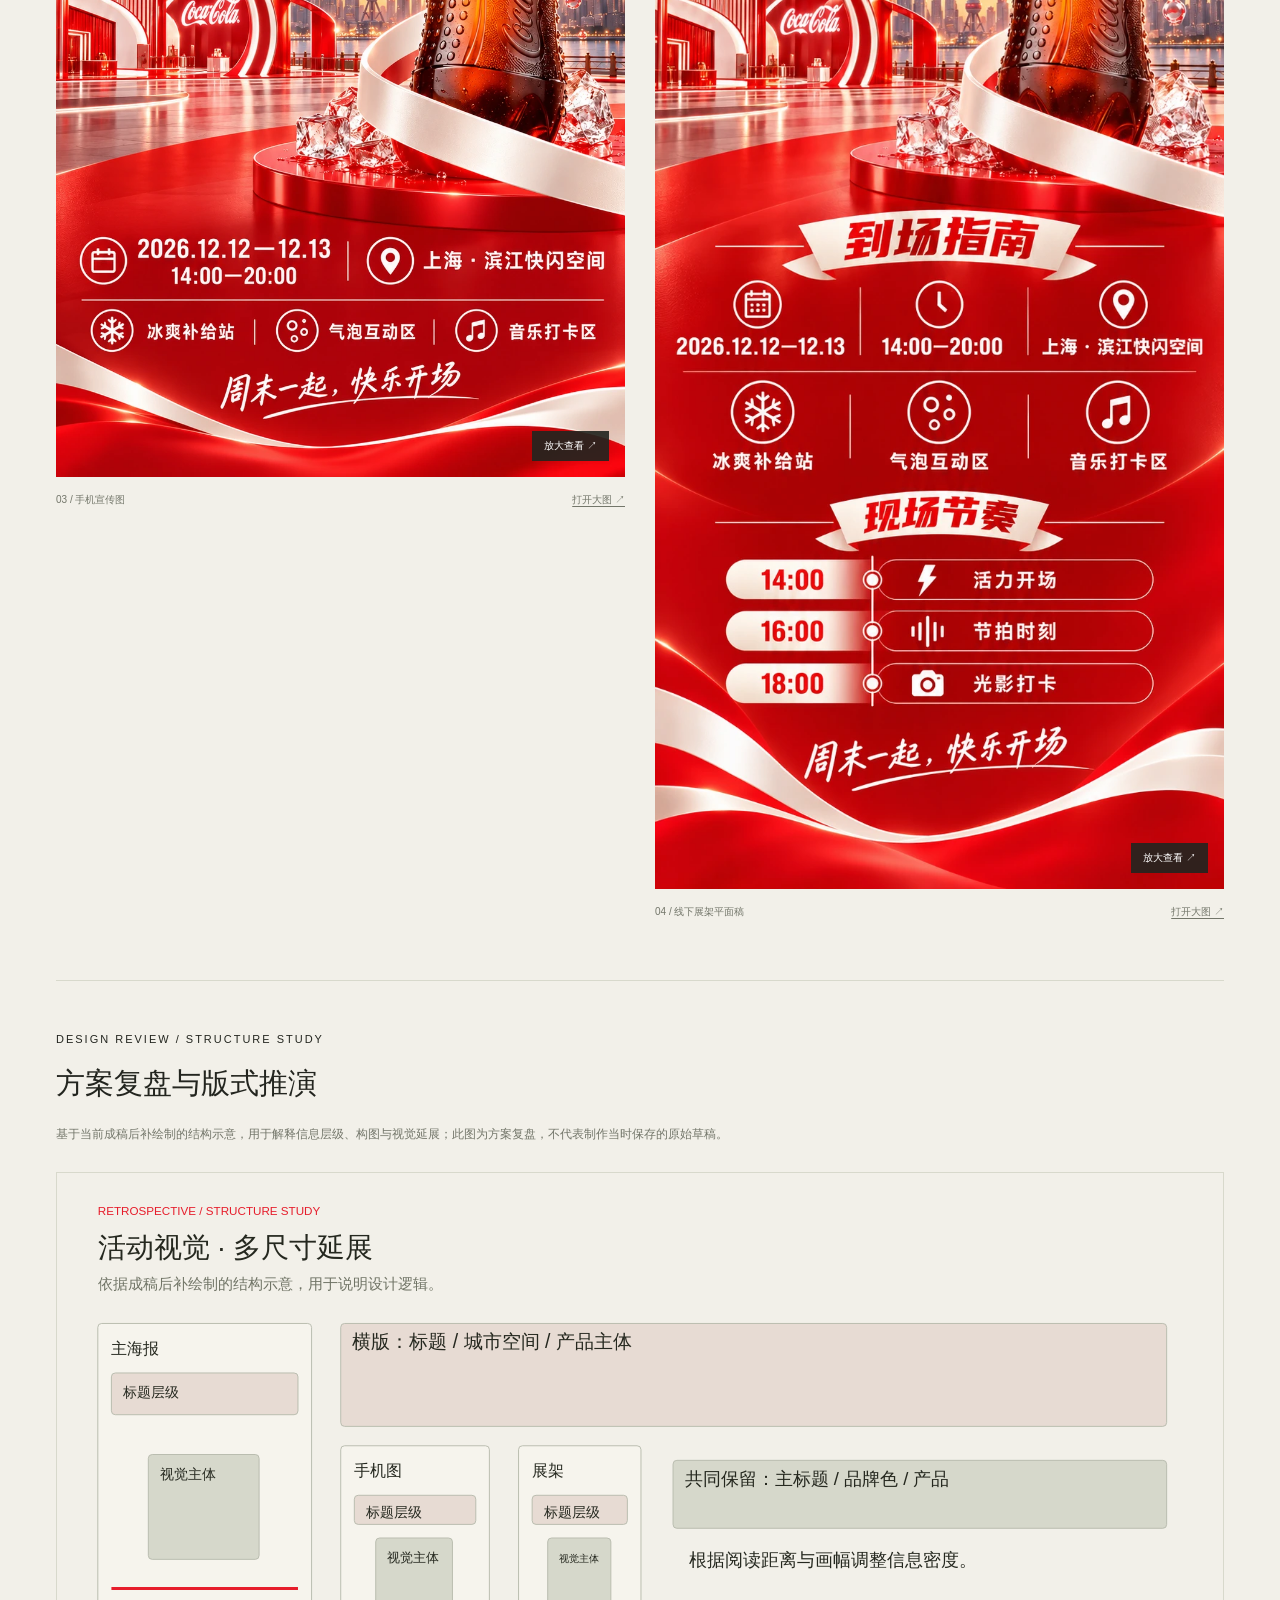
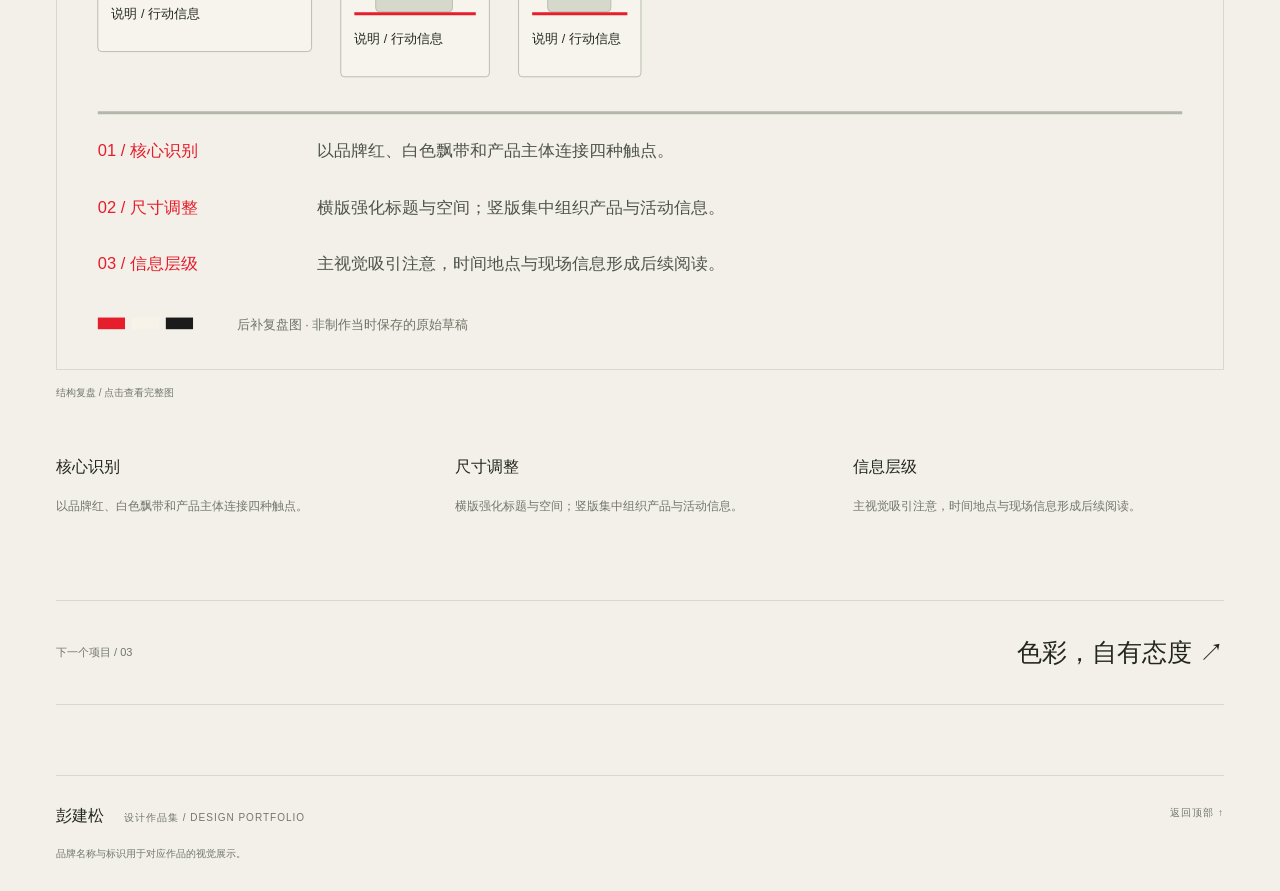
<file: coke.html>
<!doctype html><html lang="zh-CN"><head><meta charset="utf-8"><meta name="viewport" content="width=device-width,initial-scale=1"><meta name="description" content="彭建松的设计作品集：电商详情页、活动视觉、产品画册、品牌应用与海报设计。"><meta name="theme-color" content="#f2f0e9"><title>可口可乐 · 活动视觉与场景延展｜彭建松设计作品集</title><link rel="icon" href="favicon.svg" type="image/svg+xml"><link rel="stylesheet" href="style.css"><script src="app.js" defer></script></head><body id="top"><header class="header wrap"><a class="brand" href="index.html" aria-label="彭建松作品集首页"><span class="monogram">P.</span><span>彭建松<small>DESIGN PORTFOLIO</small></span></a><nav aria-label="主导航"><a href="index.html#works">作品目录</a><a href="index.html#about">关于我</a><a class="nav-archive" href="archive.html">文件索引 ↗</a></nav></header><main class="wrap"><a class="back-link" href="index.html#works">← 返回作品目录</a><section class="project-heading"><p class="eyebrow">PROJECT 02 / CAMPAIGN VISUAL</p><h1>快乐开场</h1><div class="project-intro"><h2>可口可乐 · 活动视觉与场景延展</h2><div><p>以品牌红、白色飘带与城市空间为视觉线索，在主海报、横版广告、手机宣传图和线下展架中延续统一的活动识别。</p><div class="tags"><span>主视觉</span><span>多尺寸延展</span><span>线上与线下</span></div></div></div><div class="project-actions"><a class="button" href="originals/%E6%B4%BB%E5%8A%A8%E8%A7%86%E8%A7%89_%E4%BD%9C%E5%93%81%E9%9B%86%E5%B1%95%E7%A4%BA.html" target="_blank" rel="noopener">原始总览页 ↗</a></div></section><div class="project-overview"><img src="assets/coke-board.webp" alt="可口可乐 · 活动视觉与场景延展" loading="eager" decoding="async"></div><section class="authorship-note" aria-label="项目性质与个人贡献"><p class="eyebrow">PROJECT CONTEXT / PERSONAL PRACTICE</p><h2>个人自主练习｜创意主导与 AI 辅助</h2><p>从创意构思、素材组织到版式整合与成稿输出，均由个人完成。作品的主题设定、审美取向、方案取舍与最终呈现由我主导，AI 作为辅助工具参与视觉探索与制作。</p><div class="tags"><span>自主练习</span><span>个人全流程制作</span><span>AI 辅助</span></div></section><div class="gallery-label"><span>完整设计 / FULL PROJECT</span><span>点击图片放大查看</span></div><section class="image-gallery"><figure><button class="zoom-image" data-full="originals/%E6%B4%BB%E5%8A%A8%E8%A7%86%E8%A7%89_%E5%8F%AF%E5%8F%A3%E5%8F%AF%E4%B9%90/01_%E6%B4%BB%E5%8A%A8%E4%B8%BB%E6%B5%B7%E6%8A%A5.png" data-alt="活动主海报" aria-label="放大查看活动主海报"><img src="assets/coke-1.webp" alt="活动主海报" loading="lazy" decoding="async"><span>放大查看 ↗</span></button><figcaption><span>01 / 活动主海报</span><a href="originals/%E6%B4%BB%E5%8A%A8%E8%A7%86%E8%A7%89_%E5%8F%AF%E5%8F%A3%E5%8F%AF%E4%B9%90/01_%E6%B4%BB%E5%8A%A8%E4%B8%BB%E6%B5%B7%E6%8A%A5.png" target="_blank" rel="noopener">打开大图 ↗</a></figcaption></figure><figure><button class="zoom-image" data-full="originals/%E6%B4%BB%E5%8A%A8%E8%A7%86%E8%A7%89_%E5%8F%AF%E5%8F%A3%E5%8F%AF%E4%B9%90/02_%E6%A8%AA%E7%89%88%E5%B9%BF%E5%91%8A.png" data-alt="横版广告" aria-label="放大查看横版广告"><img src="assets/coke-2.webp" alt="横版广告" loading="lazy" decoding="async"><span>放大查看 ↗</span></button><figcaption><span>02 / 横版广告</span><a href="originals/%E6%B4%BB%E5%8A%A8%E8%A7%86%E8%A7%89_%E5%8F%AF%E5%8F%A3%E5%8F%AF%E4%B9%90/02_%E6%A8%AA%E7%89%88%E5%B9%BF%E5%91%8A.png" target="_blank" rel="noopener">打开大图 ↗</a></figcaption></figure><figure><button class="zoom-image" data-full="originals/%E6%B4%BB%E5%8A%A8%E8%A7%86%E8%A7%89_%E5%8F%AF%E5%8F%A3%E5%8F%AF%E4%B9%90/03_%E6%89%8B%E6%9C%BA%E5%AE%A3%E4%BC%A0%E5%9B%BE.png" data-alt="手机宣传图" aria-label="放大查看手机宣传图"><img src="assets/coke-3.webp" alt="手机宣传图" loading="lazy" decoding="async"><span>放大查看 ↗</span></button><figcaption><span>03 / 手机宣传图</span><a href="originals/%E6%B4%BB%E5%8A%A8%E8%A7%86%E8%A7%89_%E5%8F%AF%E5%8F%A3%E5%8F%AF%E4%B9%90/03_%E6%89%8B%E6%9C%BA%E5%AE%A3%E4%BC%A0%E5%9B%BE.png" target="_blank" rel="noopener">打开大图 ↗</a></figcaption></figure><figure><button class="zoom-image" data-full="originals/%E6%B4%BB%E5%8A%A8%E8%A7%86%E8%A7%89_%E5%8F%AF%E5%8F%A3%E5%8F%AF%E4%B9%90/04_%E7%BA%BF%E4%B8%8B%E5%B1%95%E6%9E%B6%E5%B9%B3%E9%9D%A2%E7%A8%BF.png" data-alt="线下展架平面稿" aria-label="放大查看线下展架平面稿"><img src="assets/coke-4.webp" alt="线下展架平面稿" loading="lazy" decoding="async"><span>放大查看 ↗</span></button><figcaption><span>04 / 线下展架平面稿</span><a href="originals/%E6%B4%BB%E5%8A%A8%E8%A7%86%E8%A7%89_%E5%8F%AF%E5%8F%A3%E5%8F%AF%E4%B9%90/04_%E7%BA%BF%E4%B8%8B%E5%B1%95%E6%9E%B6%E5%B9%B3%E9%9D%A2%E7%A8%BF.png" target="_blank" rel="noopener">打开大图 ↗</a></figcaption></figure></section><section class="design-review" id="design-review"><p class="eyebrow">DESIGN REVIEW / STRUCTURE STUDY</p><h2>方案复盘与版式推演</h2><p class="review-note">基于当前成稿后补绘制的结构示意，用于解释信息层级、构图与视觉延展；此图为方案复盘，不代表制作当时保存的原始草稿。</p><figure><a href="assets/review-coke.svg" target="_blank" rel="noopener" aria-label="打开活动视觉 · 多尺寸延展复盘图"><img src="assets/review-coke.svg" alt="活动视觉 · 多尺寸延展，依据成稿补绘的结构复盘" loading="lazy"></a><figcaption>结构复盘 / 点击查看完整图</figcaption></figure><div class="review-decisions"><div><h3>核心识别</h3><p>以品牌红、白色飘带和产品主体连接四种触点。</p></div><div><h3>尺寸调整</h3><p>横版强化标题与空间；竖版集中组织产品与活动信息。</p></div><div><h3>信息层级</h3><p>主视觉吸引注意，时间地点与现场信息形成后续阅读。</p></div></div></section><a class="next-project" href="dior-book.html"><span>下一个项目 / 03</span><strong>色彩，自有态度 ↗</strong></a></main><footer class="footer wrap"><div><strong>彭建松</strong><span>设计作品集 / DESIGN PORTFOLIO</span></div><a href="#top">返回顶部 ↑</a><p>品牌名称与标识用于对应作品的视觉展示。</p></footer><dialog id="viewer" aria-label="作品大图"><button class="close-viewer" aria-label="关闭大图">关闭 ×</button><img alt=""><p class="viewer-help">可滚动查看完整图片 · Esc 关闭</p></dialog></body></html>
</file>
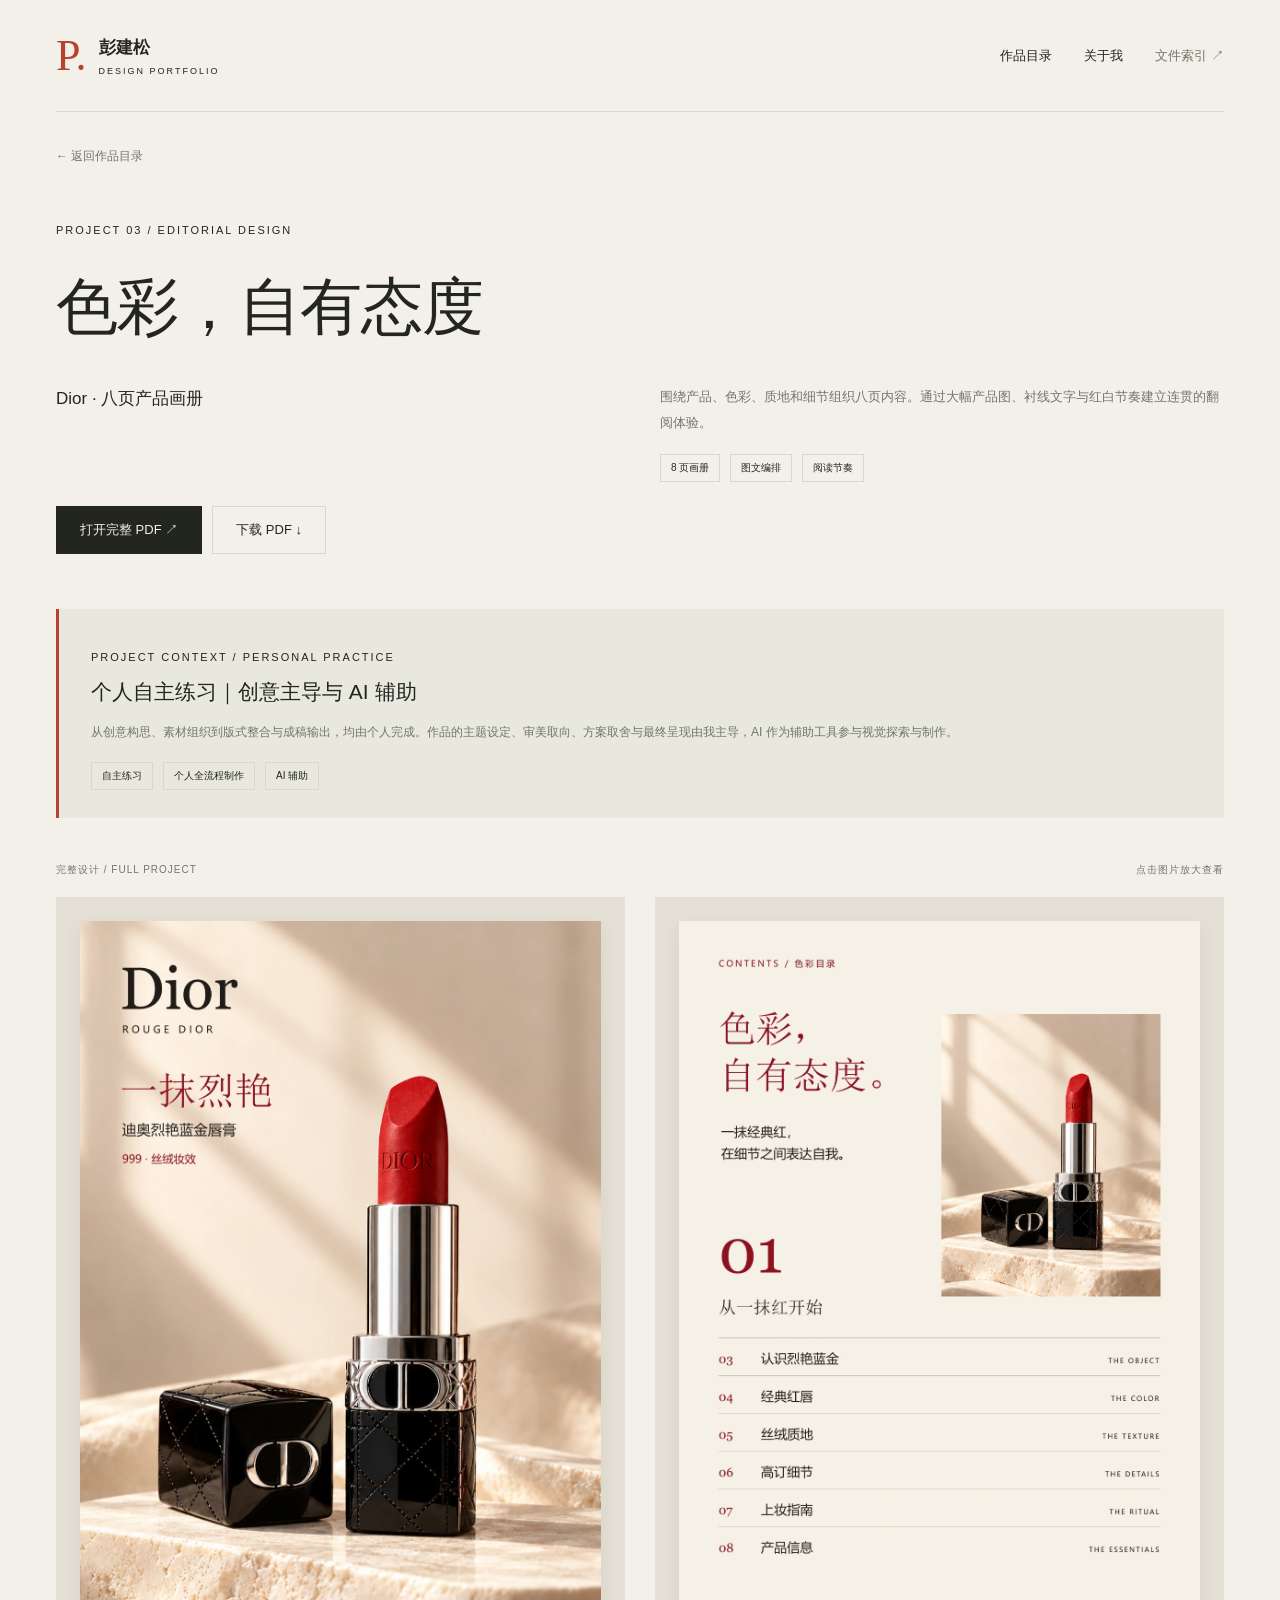
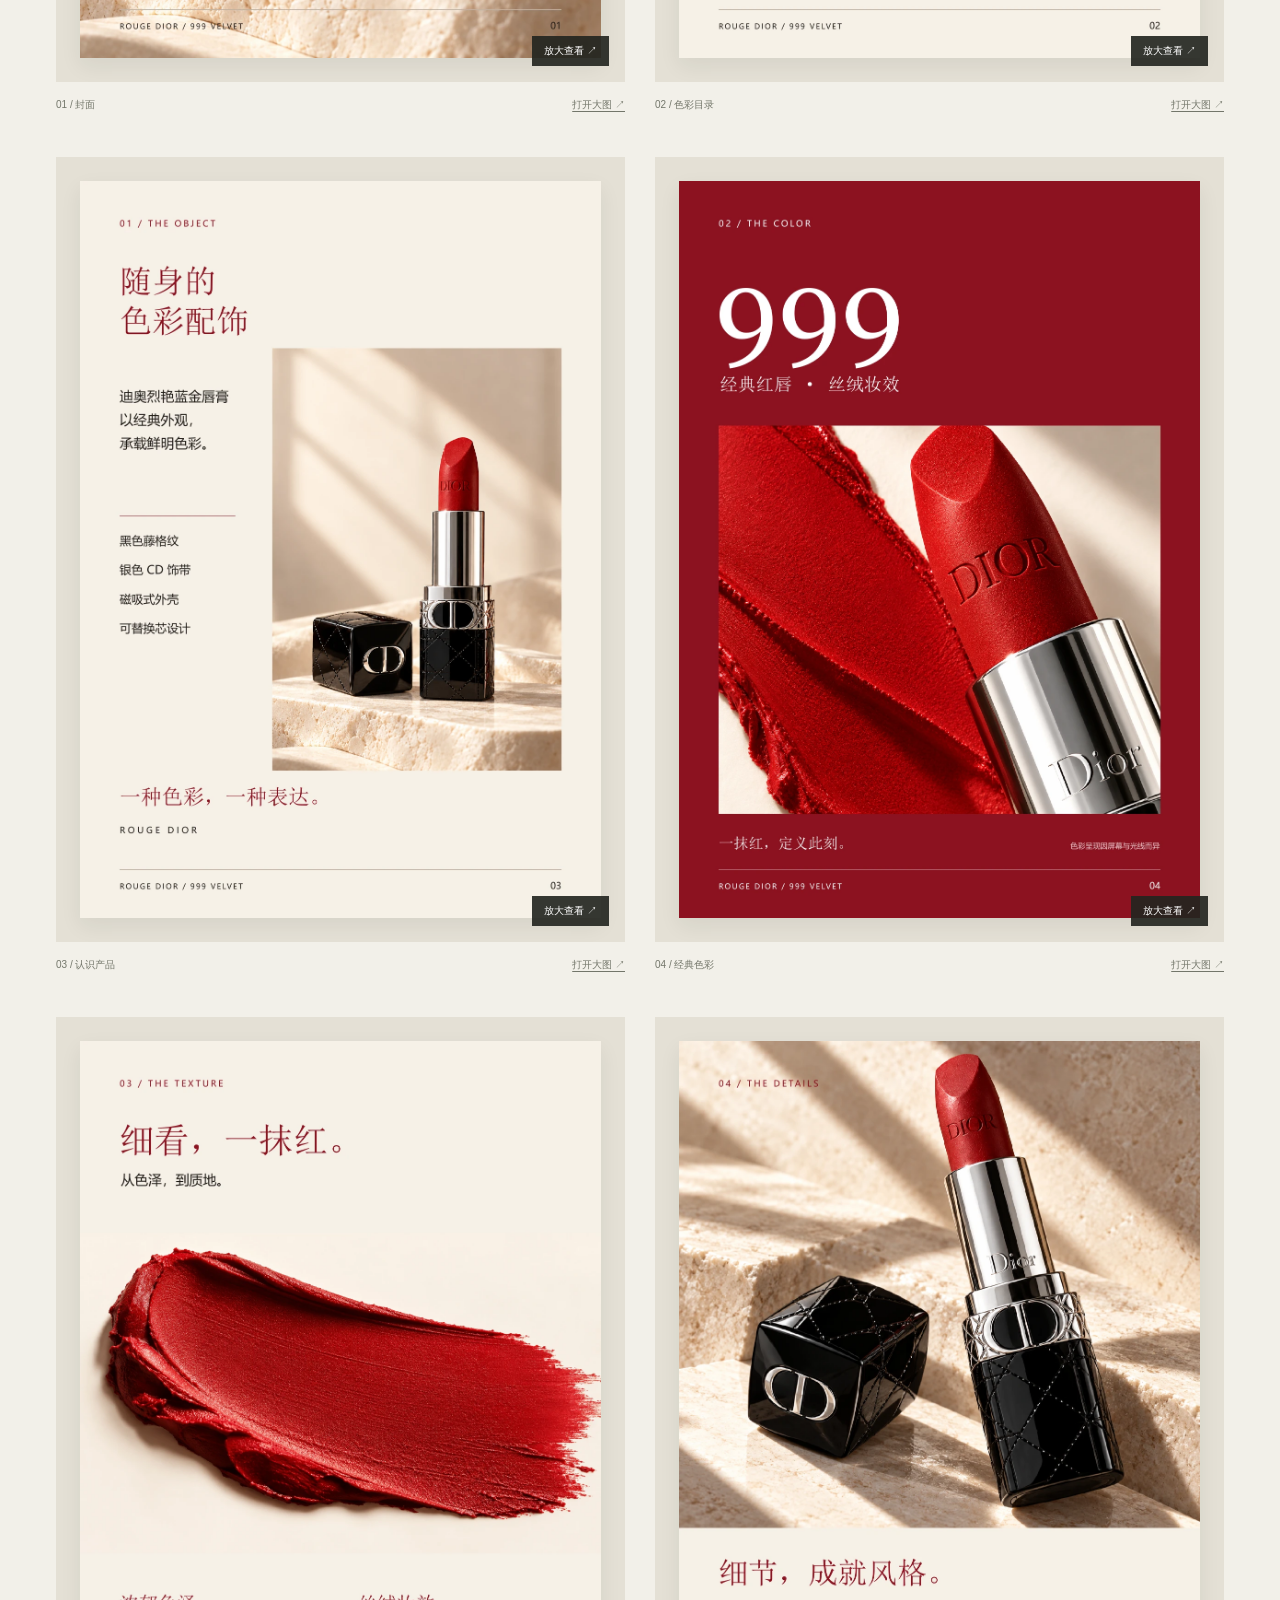
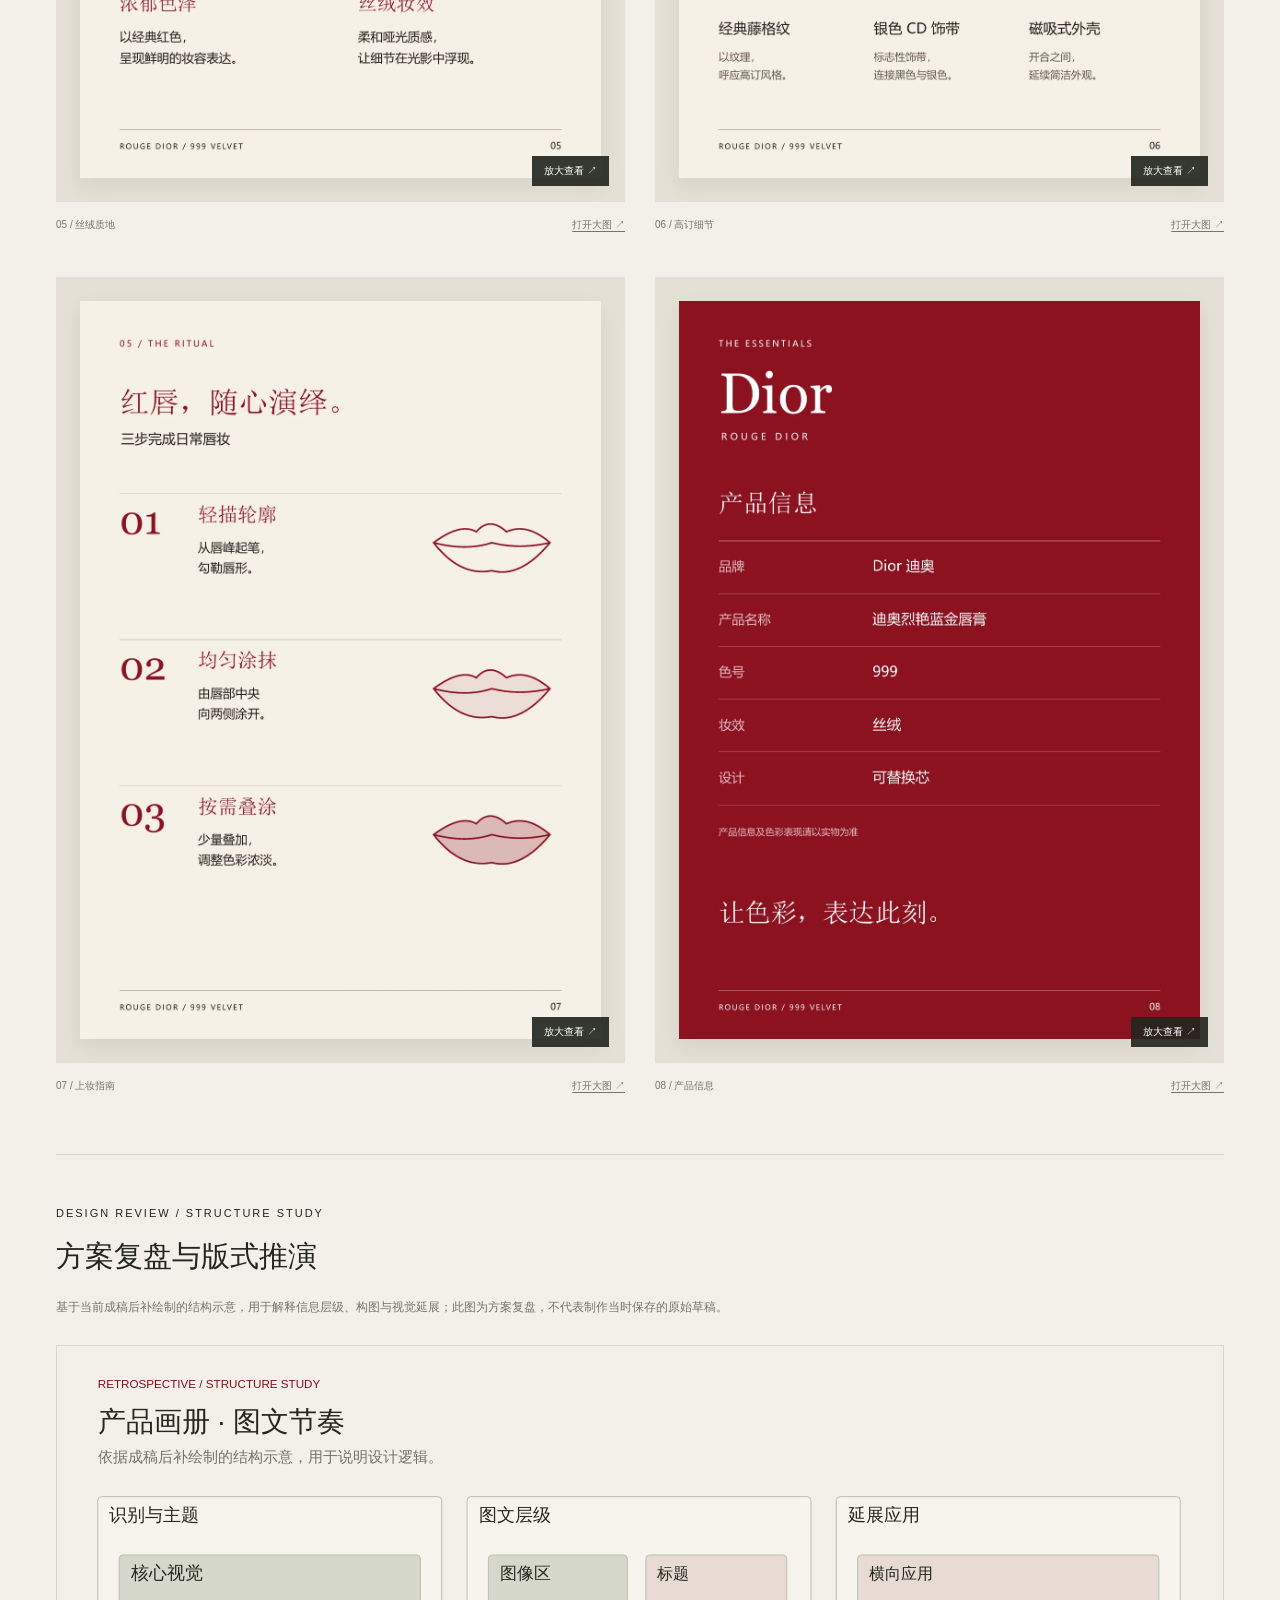
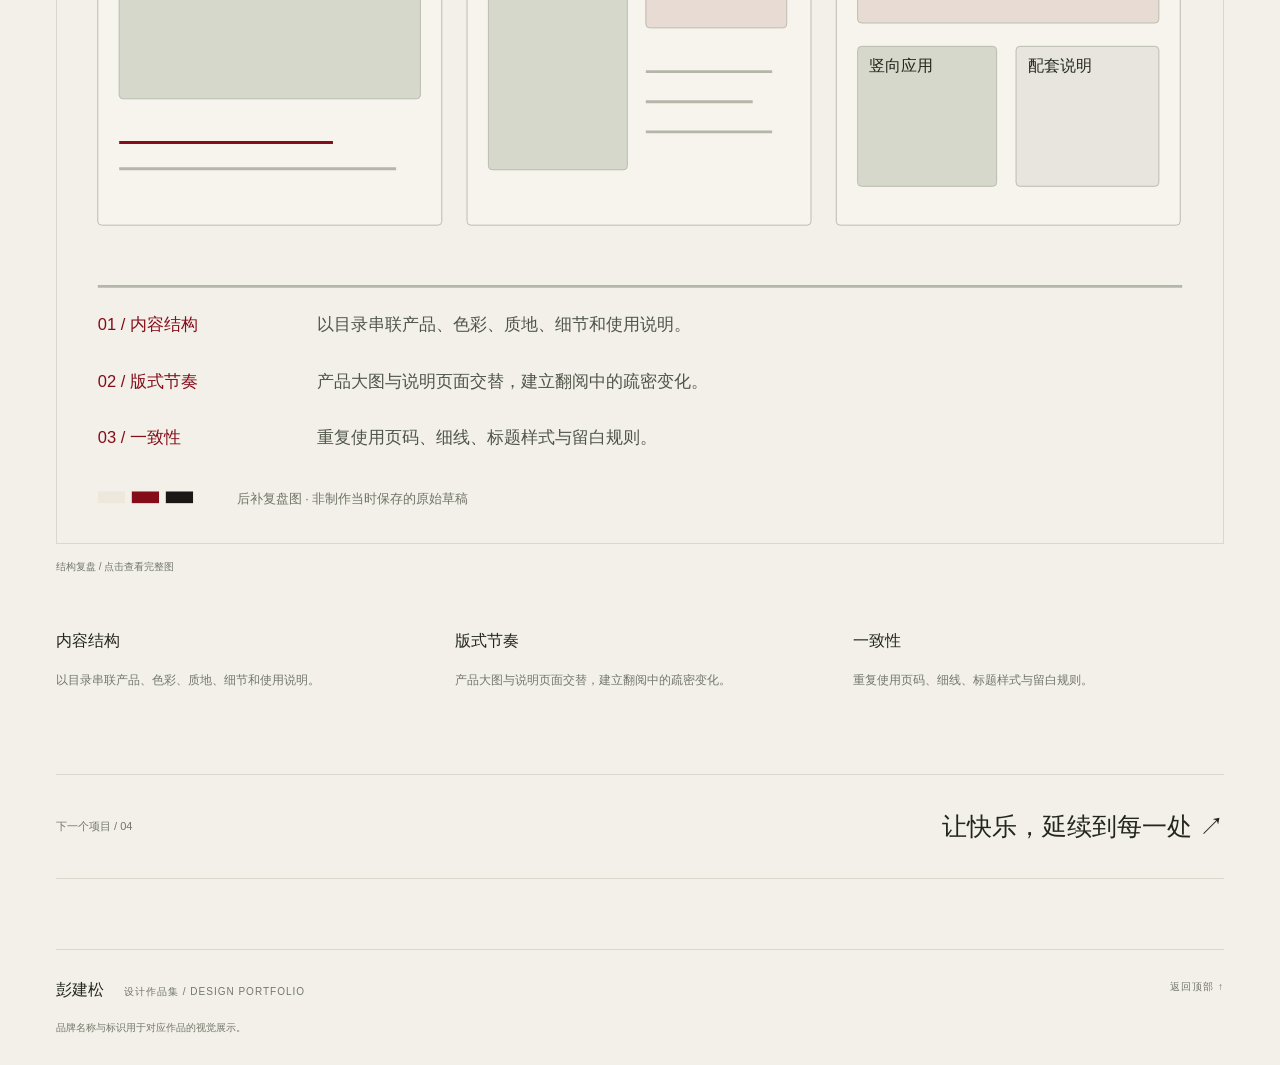
<file: dior-book.html>
<!doctype html><html lang="zh-CN"><head><meta charset="utf-8"><meta name="viewport" content="width=device-width,initial-scale=1"><meta name="description" content="彭建松的设计作品集：电商详情页、活动视觉、产品画册、品牌应用与海报设计。"><meta name="theme-color" content="#f2f0e9"><title>Dior · 八页产品画册｜彭建松设计作品集</title><link rel="icon" href="favicon.svg" type="image/svg+xml"><link rel="stylesheet" href="style.css"><script src="app.js" defer></script></head><body id="top"><header class="header wrap"><a class="brand" href="index.html" aria-label="彭建松作品集首页"><span class="monogram">P.</span><span>彭建松<small>DESIGN PORTFOLIO</small></span></a><nav aria-label="主导航"><a href="index.html#works">作品目录</a><a href="index.html#about">关于我</a><a class="nav-archive" href="archive.html">文件索引 ↗</a></nav></header><main class="wrap"><a class="back-link" href="index.html#works">← 返回作品目录</a><section class="project-heading"><p class="eyebrow">PROJECT 03 / EDITORIAL DESIGN</p><h1>色彩，自有态度</h1><div class="project-intro"><h2>Dior · 八页产品画册</h2><div><p>围绕产品、色彩、质地和细节组织八页内容。通过大幅产品图、衬线文字与红白节奏建立连贯的翻阅体验。</p><div class="tags"><span>8 页画册</span><span>图文编排</span><span>阅读节奏</span></div></div></div><div class="project-actions"><a class="button solid" href="originals/Dior_%E5%85%AB%E9%A1%B5%E4%BA%A7%E5%93%81%E7%94%BB%E5%86%8C.pdf" target="_blank" rel="noopener">打开完整 PDF ↗</a><a class="button" href="originals/Dior_%E5%85%AB%E9%A1%B5%E4%BA%A7%E5%93%81%E7%94%BB%E5%86%8C.pdf" download>下载 PDF ↓</a></div></section><section class="authorship-note" aria-label="项目性质与个人贡献"><p class="eyebrow">PROJECT CONTEXT / PERSONAL PRACTICE</p><h2>个人自主练习｜创意主导与 AI 辅助</h2><p>从创意构思、素材组织到版式整合与成稿输出，均由个人完成。作品的主题设定、审美取向、方案取舍与最终呈现由我主导，AI 作为辅助工具参与视觉探索与制作。</p><div class="tags"><span>自主练习</span><span>个人全流程制作</span><span>AI 辅助</span></div></section><div class="gallery-label"><span>完整设计 / FULL PROJECT</span><span>点击图片放大查看</span></div><section class="book-gallery"><figure><button class="zoom-image" data-full="assets/book-0-1.webp" data-alt="封面" aria-label="放大查看封面"><img src="assets/book-0-1.webp" alt="封面" loading="lazy" decoding="async"><span>放大查看 ↗</span></button><figcaption><span>01 / 封面</span><a href="assets/book-0-1.webp" target="_blank" rel="noopener">打开大图 ↗</a></figcaption></figure><figure><button class="zoom-image" data-full="assets/book-0-2.webp" data-alt="色彩目录" aria-label="放大查看色彩目录"><img src="assets/book-0-2.webp" alt="色彩目录" loading="lazy" decoding="async"><span>放大查看 ↗</span></button><figcaption><span>02 / 色彩目录</span><a href="assets/book-0-2.webp" target="_blank" rel="noopener">打开大图 ↗</a></figcaption></figure><figure><button class="zoom-image" data-full="assets/book-0-3.webp" data-alt="认识产品" aria-label="放大查看认识产品"><img src="assets/book-0-3.webp" alt="认识产品" loading="lazy" decoding="async"><span>放大查看 ↗</span></button><figcaption><span>03 / 认识产品</span><a href="assets/book-0-3.webp" target="_blank" rel="noopener">打开大图 ↗</a></figcaption></figure><figure><button class="zoom-image" data-full="assets/book-0-4.webp" data-alt="经典色彩" aria-label="放大查看经典色彩"><img src="assets/book-0-4.webp" alt="经典色彩" loading="lazy" decoding="async"><span>放大查看 ↗</span></button><figcaption><span>04 / 经典色彩</span><a href="assets/book-0-4.webp" target="_blank" rel="noopener">打开大图 ↗</a></figcaption></figure><figure><button class="zoom-image" data-full="assets/book-0-5.webp" data-alt="丝绒质地" aria-label="放大查看丝绒质地"><img src="assets/book-0-5.webp" alt="丝绒质地" loading="lazy" decoding="async"><span>放大查看 ↗</span></button><figcaption><span>05 / 丝绒质地</span><a href="assets/book-0-5.webp" target="_blank" rel="noopener">打开大图 ↗</a></figcaption></figure><figure><button class="zoom-image" data-full="assets/book-0-6.webp" data-alt="高订细节" aria-label="放大查看高订细节"><img src="assets/book-0-6.webp" alt="高订细节" loading="lazy" decoding="async"><span>放大查看 ↗</span></button><figcaption><span>06 / 高订细节</span><a href="assets/book-0-6.webp" target="_blank" rel="noopener">打开大图 ↗</a></figcaption></figure><figure><button class="zoom-image" data-full="assets/book-0-7.webp" data-alt="上妆指南" aria-label="放大查看上妆指南"><img src="assets/book-0-7.webp" alt="上妆指南" loading="lazy" decoding="async"><span>放大查看 ↗</span></button><figcaption><span>07 / 上妆指南</span><a href="assets/book-0-7.webp" target="_blank" rel="noopener">打开大图 ↗</a></figcaption></figure><figure><button class="zoom-image" data-full="assets/book-0-8.webp" data-alt="产品信息" aria-label="放大查看产品信息"><img src="assets/book-0-8.webp" alt="产品信息" loading="lazy" decoding="async"><span>放大查看 ↗</span></button><figcaption><span>08 / 产品信息</span><a href="assets/book-0-8.webp" target="_blank" rel="noopener">打开大图 ↗</a></figcaption></figure></section><section class="design-review" id="design-review"><p class="eyebrow">DESIGN REVIEW / STRUCTURE STUDY</p><h2>方案复盘与版式推演</h2><p class="review-note">基于当前成稿后补绘制的结构示意，用于解释信息层级、构图与视觉延展；此图为方案复盘，不代表制作当时保存的原始草稿。</p><figure><a href="assets/review-dior-book.svg" target="_blank" rel="noopener" aria-label="打开产品画册 · 图文节奏复盘图"><img src="assets/review-dior-book.svg" alt="产品画册 · 图文节奏，依据成稿补绘的结构复盘" loading="lazy"></a><figcaption>结构复盘 / 点击查看完整图</figcaption></figure><div class="review-decisions"><div><h3>内容结构</h3><p>以目录串联产品、色彩、质地、细节和使用说明。</p></div><div><h3>版式节奏</h3><p>产品大图与说明页面交替，建立翻阅中的疏密变化。</p></div><div><h3>一致性</h3><p>重复使用页码、细线、标题样式与留白规则。</p></div></div></section><a class="next-project" href="coke-guide.html"><span>下一个项目 / 04</span><strong>让快乐，延续到每一处 ↗</strong></a></main><footer class="footer wrap"><div><strong>彭建松</strong><span>设计作品集 / DESIGN PORTFOLIO</span></div><a href="#top">返回顶部 ↑</a><p>品牌名称与标识用于对应作品的视觉展示。</p></footer><dialog id="viewer" aria-label="作品大图"><button class="close-viewer" aria-label="关闭大图">关闭 ×</button><img alt=""><p class="viewer-help">可滚动查看完整图片 · Esc 关闭</p></dialog></body></html>
</file>
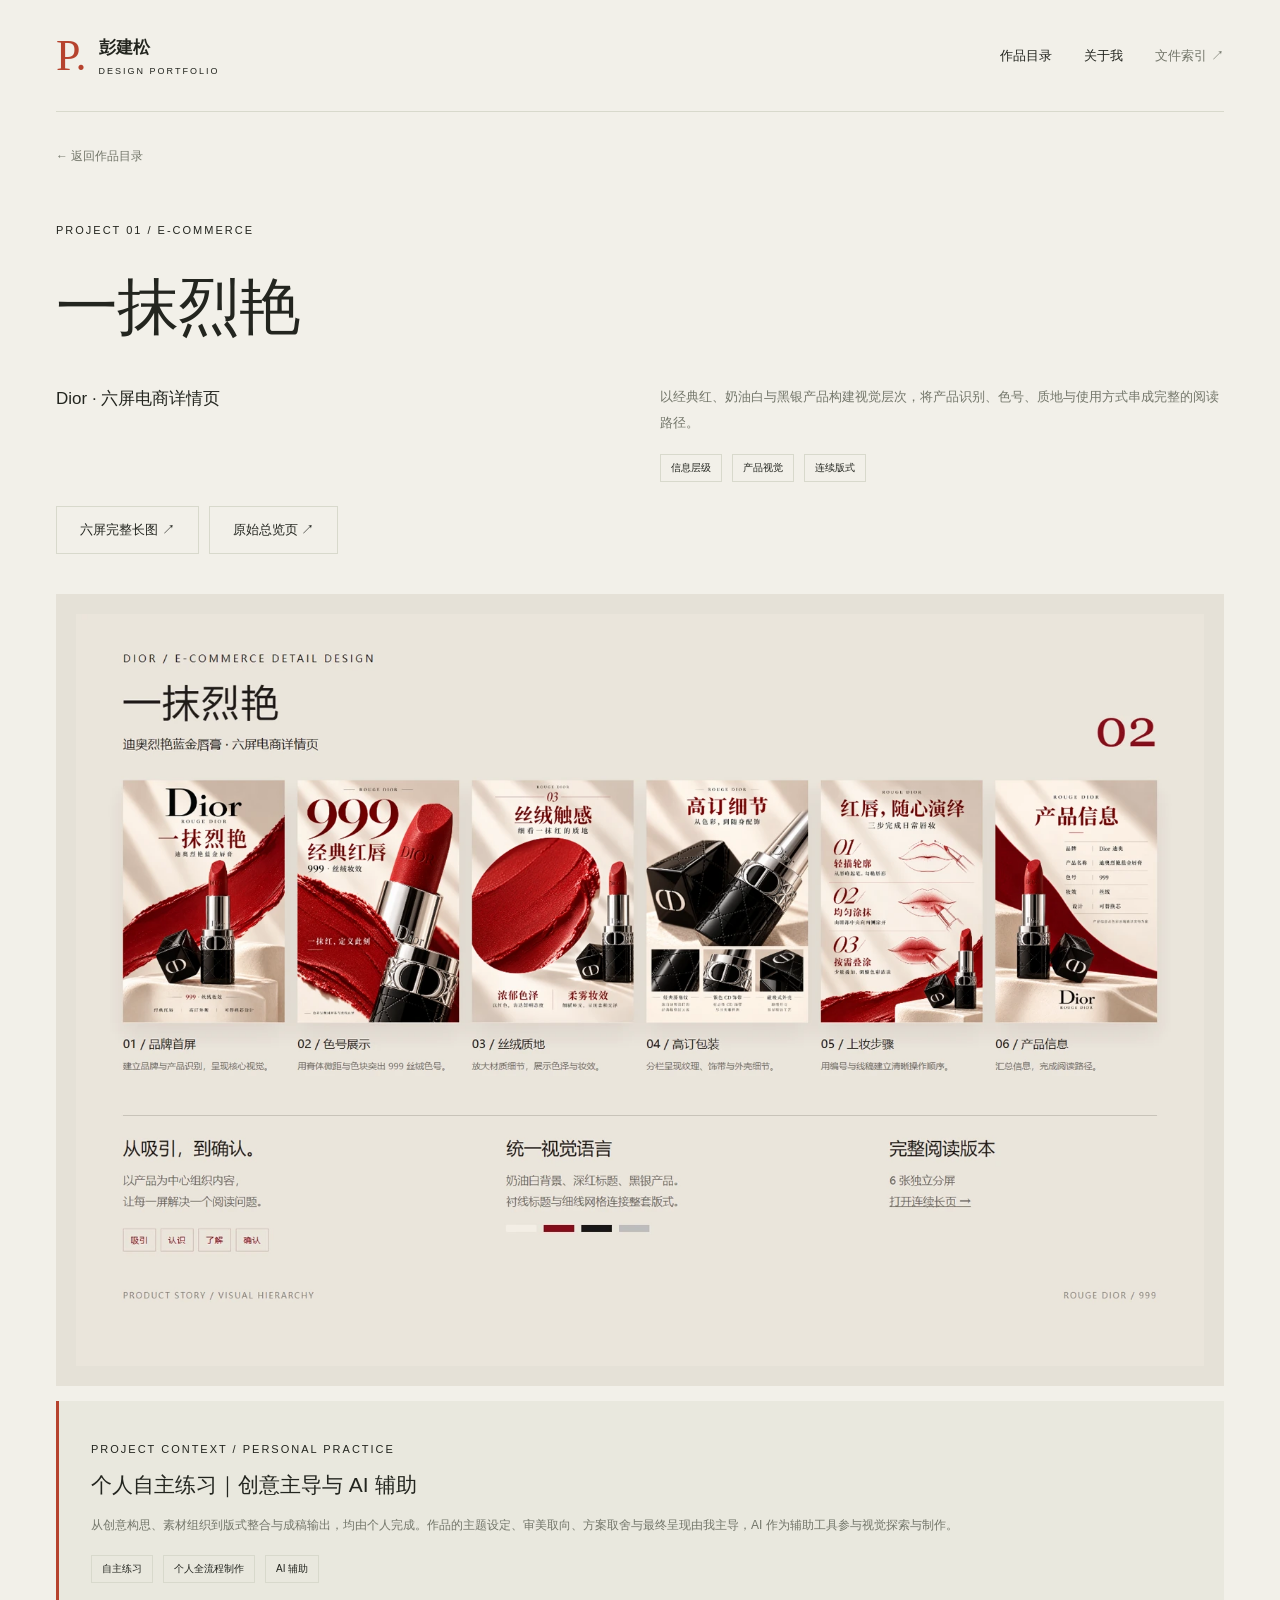
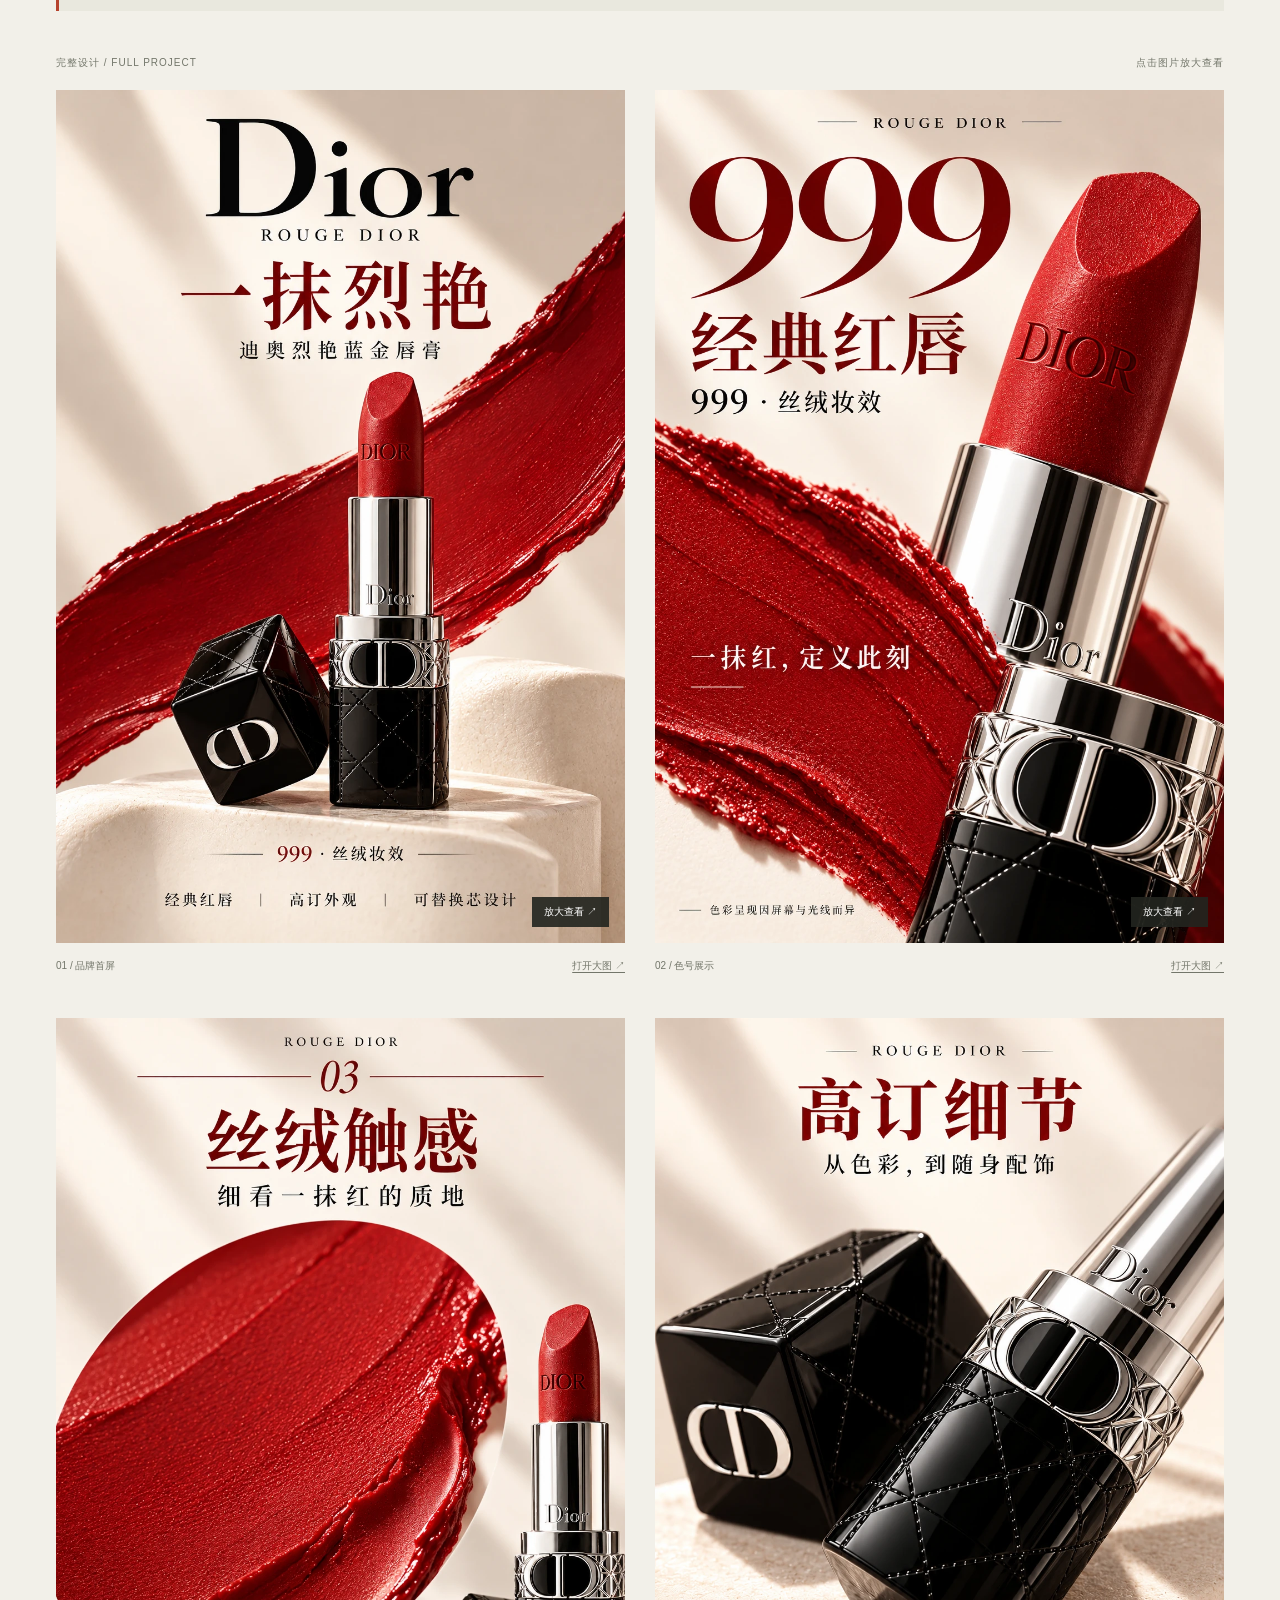
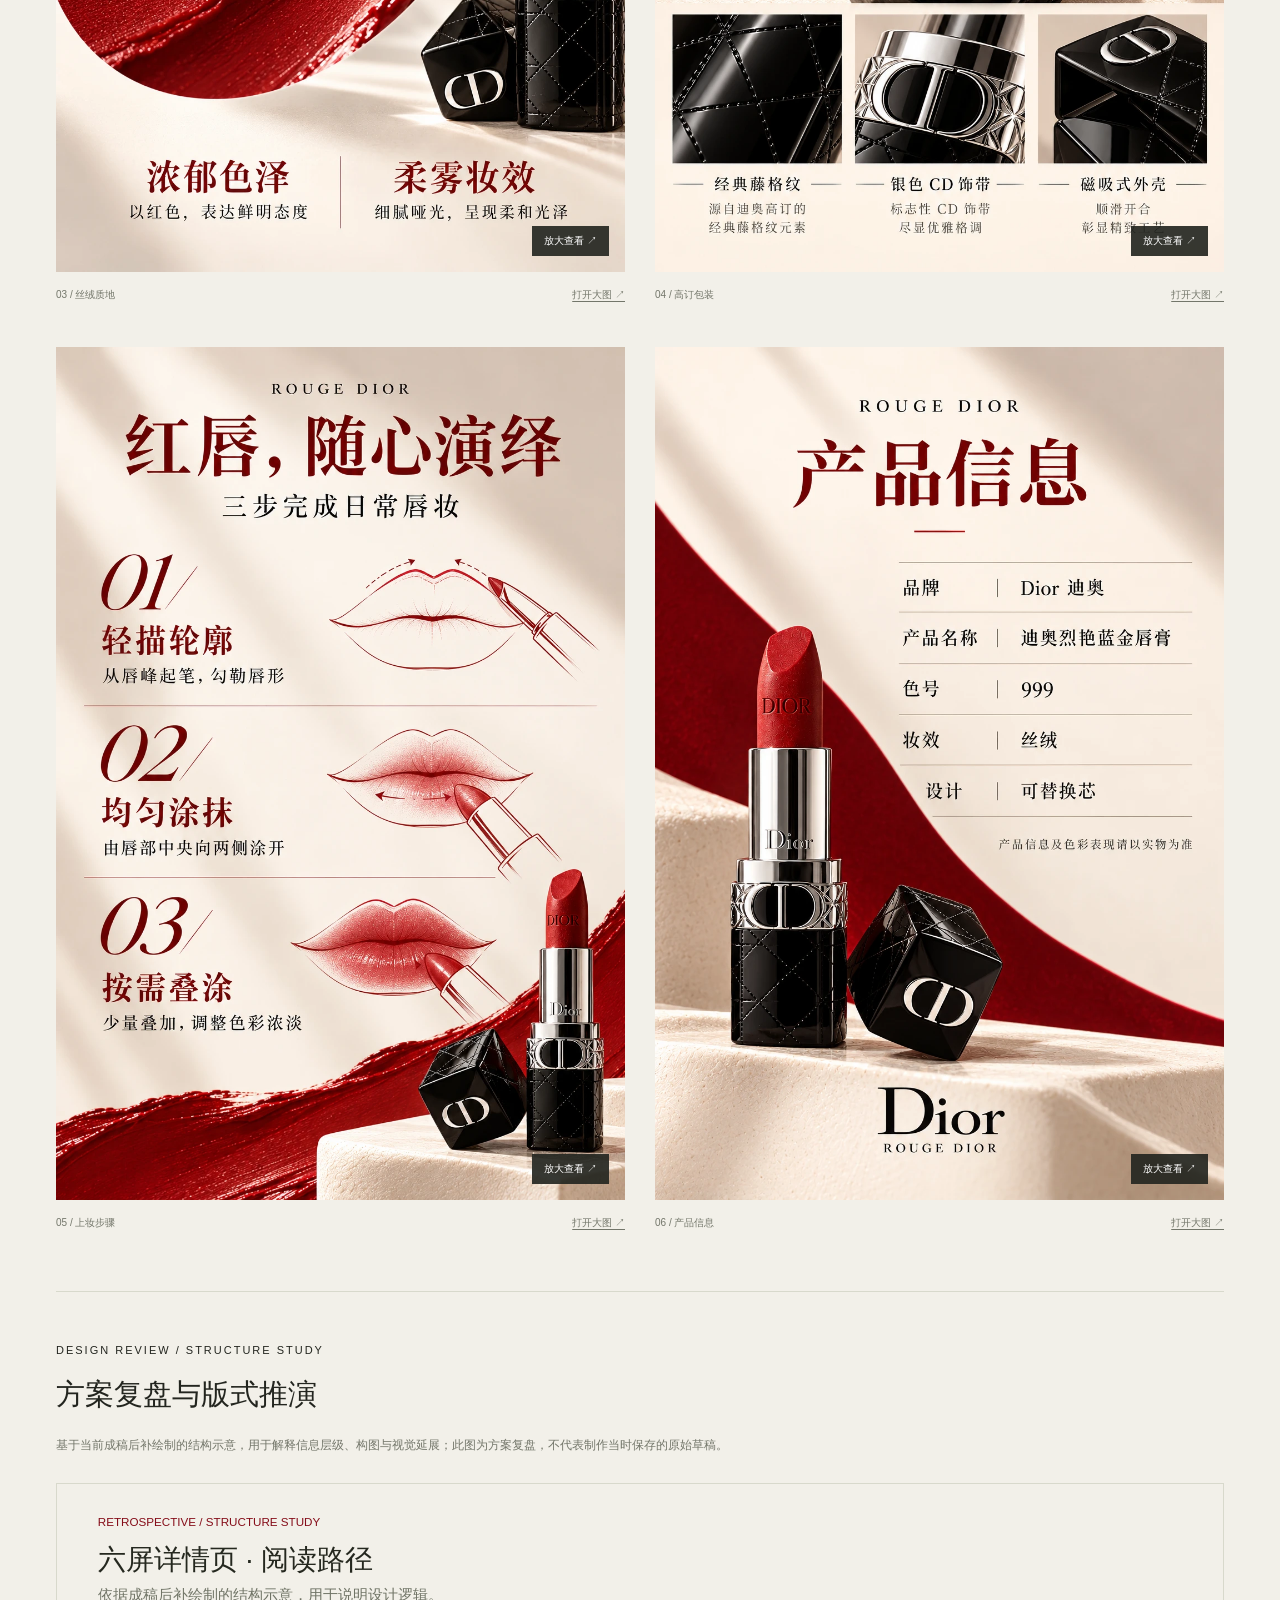
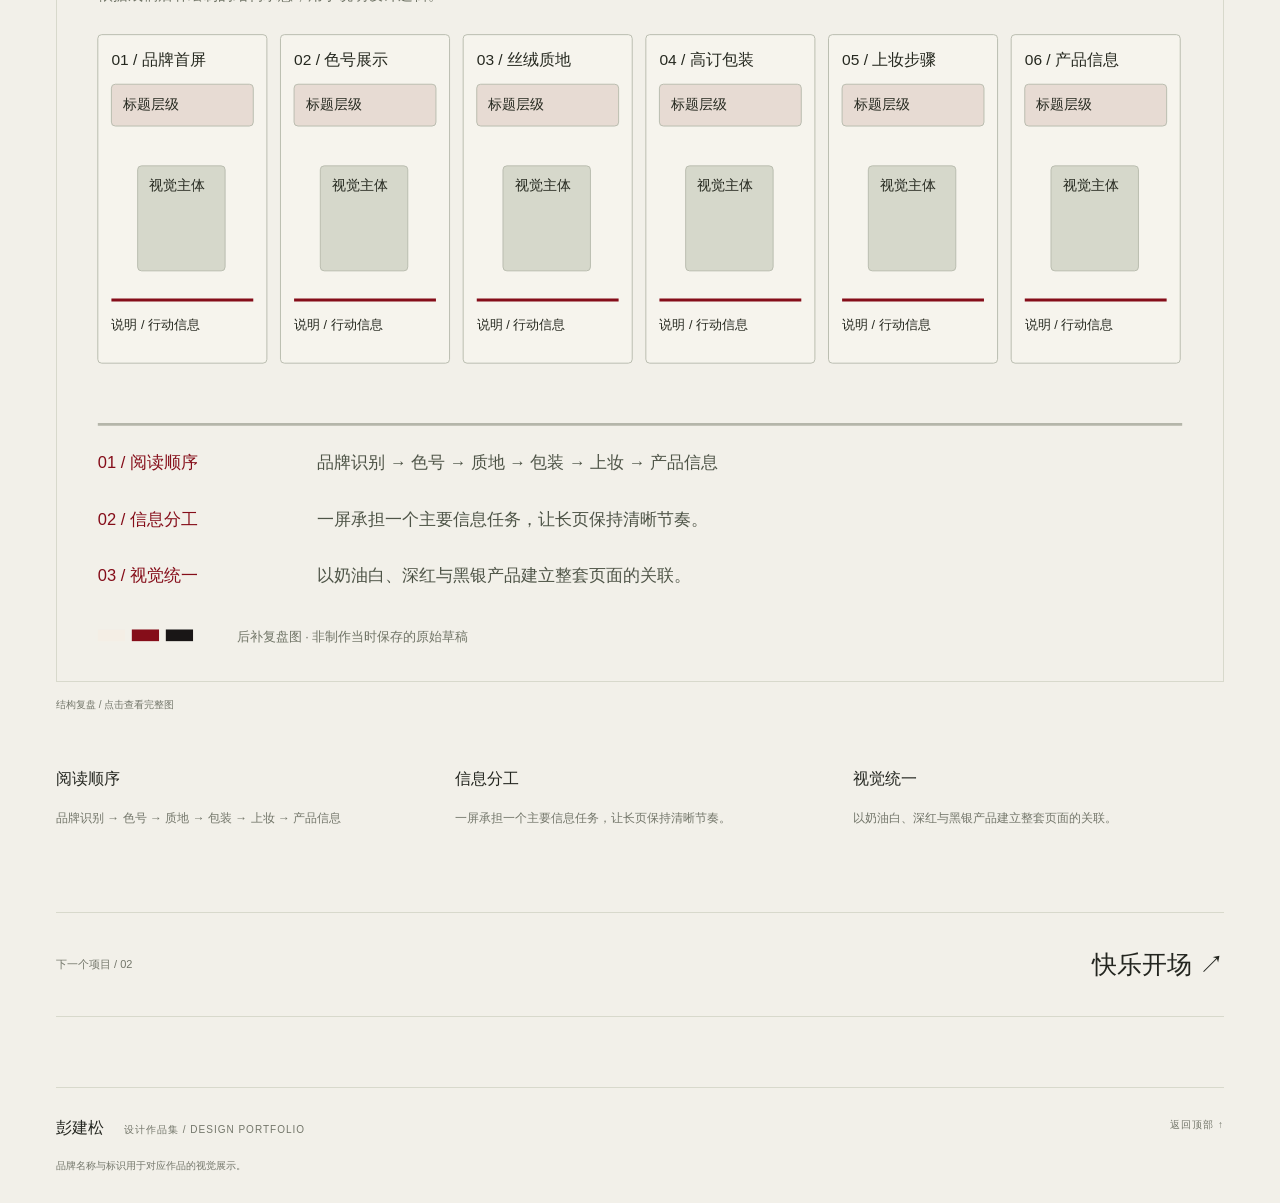
<file: dior.html>
<!doctype html><html lang="zh-CN"><head><meta charset="utf-8"><meta name="viewport" content="width=device-width,initial-scale=1"><meta name="description" content="彭建松的设计作品集：电商详情页、活动视觉、产品画册、品牌应用与海报设计。"><meta name="theme-color" content="#f2f0e9"><title>Dior · 六屏电商详情页｜彭建松设计作品集</title><link rel="icon" href="favicon.svg" type="image/svg+xml"><link rel="stylesheet" href="style.css"><script src="app.js" defer></script></head><body id="top"><header class="header wrap"><a class="brand" href="index.html" aria-label="彭建松作品集首页"><span class="monogram">P.</span><span>彭建松<small>DESIGN PORTFOLIO</small></span></a><nav aria-label="主导航"><a href="index.html#works">作品目录</a><a href="index.html#about">关于我</a><a class="nav-archive" href="archive.html">文件索引 ↗</a></nav></header><main class="wrap"><a class="back-link" href="index.html#works">← 返回作品目录</a><section class="project-heading"><p class="eyebrow">PROJECT 01 / E-COMMERCE</p><h1>一抹烈艳</h1><div class="project-intro"><h2>Dior · 六屏电商详情页</h2><div><p>以经典红、奶油白与黑银产品构建视觉层次，将产品识别、色号、质地与使用方式串成完整的阅读路径。</p><div class="tags"><span>信息层级</span><span>产品视觉</span><span>连续版式</span></div></div></div><div class="project-actions"><a class="button" href="originals/%E7%94%B5%E5%95%86%E8%AF%A6%E6%83%85%E9%A1%B5_Dior/07_%E8%AF%A6%E6%83%85%E9%A1%B5%E5%AE%8C%E6%95%B4%E9%95%BF%E5%9B%BE.png" target="_blank" rel="noopener">六屏完整长图 ↗</a><a class="button" href="originals/%E7%94%B5%E5%95%86%E8%AF%A6%E6%83%85%E9%A1%B5_%E4%BD%9C%E5%93%81%E9%9B%86%E5%B1%95%E7%A4%BA.html" target="_blank" rel="noopener">原始总览页 ↗</a></div></section><div class="project-overview"><img src="assets/dior-board.webp" alt="Dior · 六屏电商详情页" loading="eager" decoding="async"></div><section class="authorship-note" aria-label="项目性质与个人贡献"><p class="eyebrow">PROJECT CONTEXT / PERSONAL PRACTICE</p><h2>个人自主练习｜创意主导与 AI 辅助</h2><p>从创意构思、素材组织到版式整合与成稿输出，均由个人完成。作品的主题设定、审美取向、方案取舍与最终呈现由我主导，AI 作为辅助工具参与视觉探索与制作。</p><div class="tags"><span>自主练习</span><span>个人全流程制作</span><span>AI 辅助</span></div></section><div class="gallery-label"><span>完整设计 / FULL PROJECT</span><span>点击图片放大查看</span></div><section class="image-gallery"><figure><button class="zoom-image" data-full="originals/%E7%94%B5%E5%95%86%E8%AF%A6%E6%83%85%E9%A1%B5_Dior/01_%E5%93%81%E7%89%8C%E9%A6%96%E5%B1%8F.png" data-alt="品牌首屏" aria-label="放大查看品牌首屏"><img src="assets/dior-1.webp" alt="品牌首屏" loading="lazy" decoding="async"><span>放大查看 ↗</span></button><figcaption><span>01 / 品牌首屏</span><a href="originals/%E7%94%B5%E5%95%86%E8%AF%A6%E6%83%85%E9%A1%B5_Dior/01_%E5%93%81%E7%89%8C%E9%A6%96%E5%B1%8F.png" target="_blank" rel="noopener">打开大图 ↗</a></figcaption></figure><figure><button class="zoom-image" data-full="originals/%E7%94%B5%E5%95%86%E8%AF%A6%E6%83%85%E9%A1%B5_Dior/02_%E8%89%B2%E5%8F%B7%E5%B1%95%E7%A4%BA.png" data-alt="色号展示" aria-label="放大查看色号展示"><img src="assets/dior-2.webp" alt="色号展示" loading="lazy" decoding="async"><span>放大查看 ↗</span></button><figcaption><span>02 / 色号展示</span><a href="originals/%E7%94%B5%E5%95%86%E8%AF%A6%E6%83%85%E9%A1%B5_Dior/02_%E8%89%B2%E5%8F%B7%E5%B1%95%E7%A4%BA.png" target="_blank" rel="noopener">打开大图 ↗</a></figcaption></figure><figure><button class="zoom-image" data-full="originals/%E7%94%B5%E5%95%86%E8%AF%A6%E6%83%85%E9%A1%B5_Dior/03_%E4%B8%9D%E7%BB%92%E8%B4%A8%E5%9C%B0.png" data-alt="丝绒质地" aria-label="放大查看丝绒质地"><img src="assets/dior-3.webp" alt="丝绒质地" loading="lazy" decoding="async"><span>放大查看 ↗</span></button><figcaption><span>03 / 丝绒质地</span><a href="originals/%E7%94%B5%E5%95%86%E8%AF%A6%E6%83%85%E9%A1%B5_Dior/03_%E4%B8%9D%E7%BB%92%E8%B4%A8%E5%9C%B0.png" target="_blank" rel="noopener">打开大图 ↗</a></figcaption></figure><figure><button class="zoom-image" data-full="originals/%E7%94%B5%E5%95%86%E8%AF%A6%E6%83%85%E9%A1%B5_Dior/04_%E9%AB%98%E8%AE%A2%E5%8C%85%E8%A3%85.png" data-alt="高订包装" aria-label="放大查看高订包装"><img src="assets/dior-4.webp" alt="高订包装" loading="lazy" decoding="async"><span>放大查看 ↗</span></button><figcaption><span>04 / 高订包装</span><a href="originals/%E7%94%B5%E5%95%86%E8%AF%A6%E6%83%85%E9%A1%B5_Dior/04_%E9%AB%98%E8%AE%A2%E5%8C%85%E8%A3%85.png" target="_blank" rel="noopener">打开大图 ↗</a></figcaption></figure><figure><button class="zoom-image" data-full="originals/%E7%94%B5%E5%95%86%E8%AF%A6%E6%83%85%E9%A1%B5_Dior/05_%E4%B8%8A%E5%A6%86%E6%AD%A5%E9%AA%A4.png" data-alt="上妆步骤" aria-label="放大查看上妆步骤"><img src="assets/dior-5.webp" alt="上妆步骤" loading="lazy" decoding="async"><span>放大查看 ↗</span></button><figcaption><span>05 / 上妆步骤</span><a href="originals/%E7%94%B5%E5%95%86%E8%AF%A6%E6%83%85%E9%A1%B5_Dior/05_%E4%B8%8A%E5%A6%86%E6%AD%A5%E9%AA%A4.png" target="_blank" rel="noopener">打开大图 ↗</a></figcaption></figure><figure><button class="zoom-image" data-full="originals/%E7%94%B5%E5%95%86%E8%AF%A6%E6%83%85%E9%A1%B5_Dior/06_%E4%BA%A7%E5%93%81%E4%BF%A1%E6%81%AF.png" data-alt="产品信息" aria-label="放大查看产品信息"><img src="assets/dior-6.webp" alt="产品信息" loading="lazy" decoding="async"><span>放大查看 ↗</span></button><figcaption><span>06 / 产品信息</span><a href="originals/%E7%94%B5%E5%95%86%E8%AF%A6%E6%83%85%E9%A1%B5_Dior/06_%E4%BA%A7%E5%93%81%E4%BF%A1%E6%81%AF.png" target="_blank" rel="noopener">打开大图 ↗</a></figcaption></figure></section><section class="design-review" id="design-review"><p class="eyebrow">DESIGN REVIEW / STRUCTURE STUDY</p><h2>方案复盘与版式推演</h2><p class="review-note">基于当前成稿后补绘制的结构示意，用于解释信息层级、构图与视觉延展；此图为方案复盘，不代表制作当时保存的原始草稿。</p><figure><a href="assets/review-dior.svg" target="_blank" rel="noopener" aria-label="打开六屏详情页 · 阅读路径复盘图"><img src="assets/review-dior.svg" alt="六屏详情页 · 阅读路径，依据成稿补绘的结构复盘" loading="lazy"></a><figcaption>结构复盘 / 点击查看完整图</figcaption></figure><div class="review-decisions"><div><h3>阅读顺序</h3><p>品牌识别 → 色号 → 质地 → 包装 → 上妆 → 产品信息</p></div><div><h3>信息分工</h3><p>一屏承担一个主要信息任务，让长页保持清晰节奏。</p></div><div><h3>视觉统一</h3><p>以奶油白、深红与黑银产品建立整套页面的关联。</p></div></div></section><a class="next-project" href="coke.html"><span>下一个项目 / 02</span><strong>快乐开场 ↗</strong></a></main><footer class="footer wrap"><div><strong>彭建松</strong><span>设计作品集 / DESIGN PORTFOLIO</span></div><a href="#top">返回顶部 ↑</a><p>品牌名称与标识用于对应作品的视觉展示。</p></footer><dialog id="viewer" aria-label="作品大图"><button class="close-viewer" aria-label="关闭大图">关闭 ×</button><img alt=""><p class="viewer-help">可滚动查看完整图片 · Esc 关闭</p></dialog></body></html>
</file>
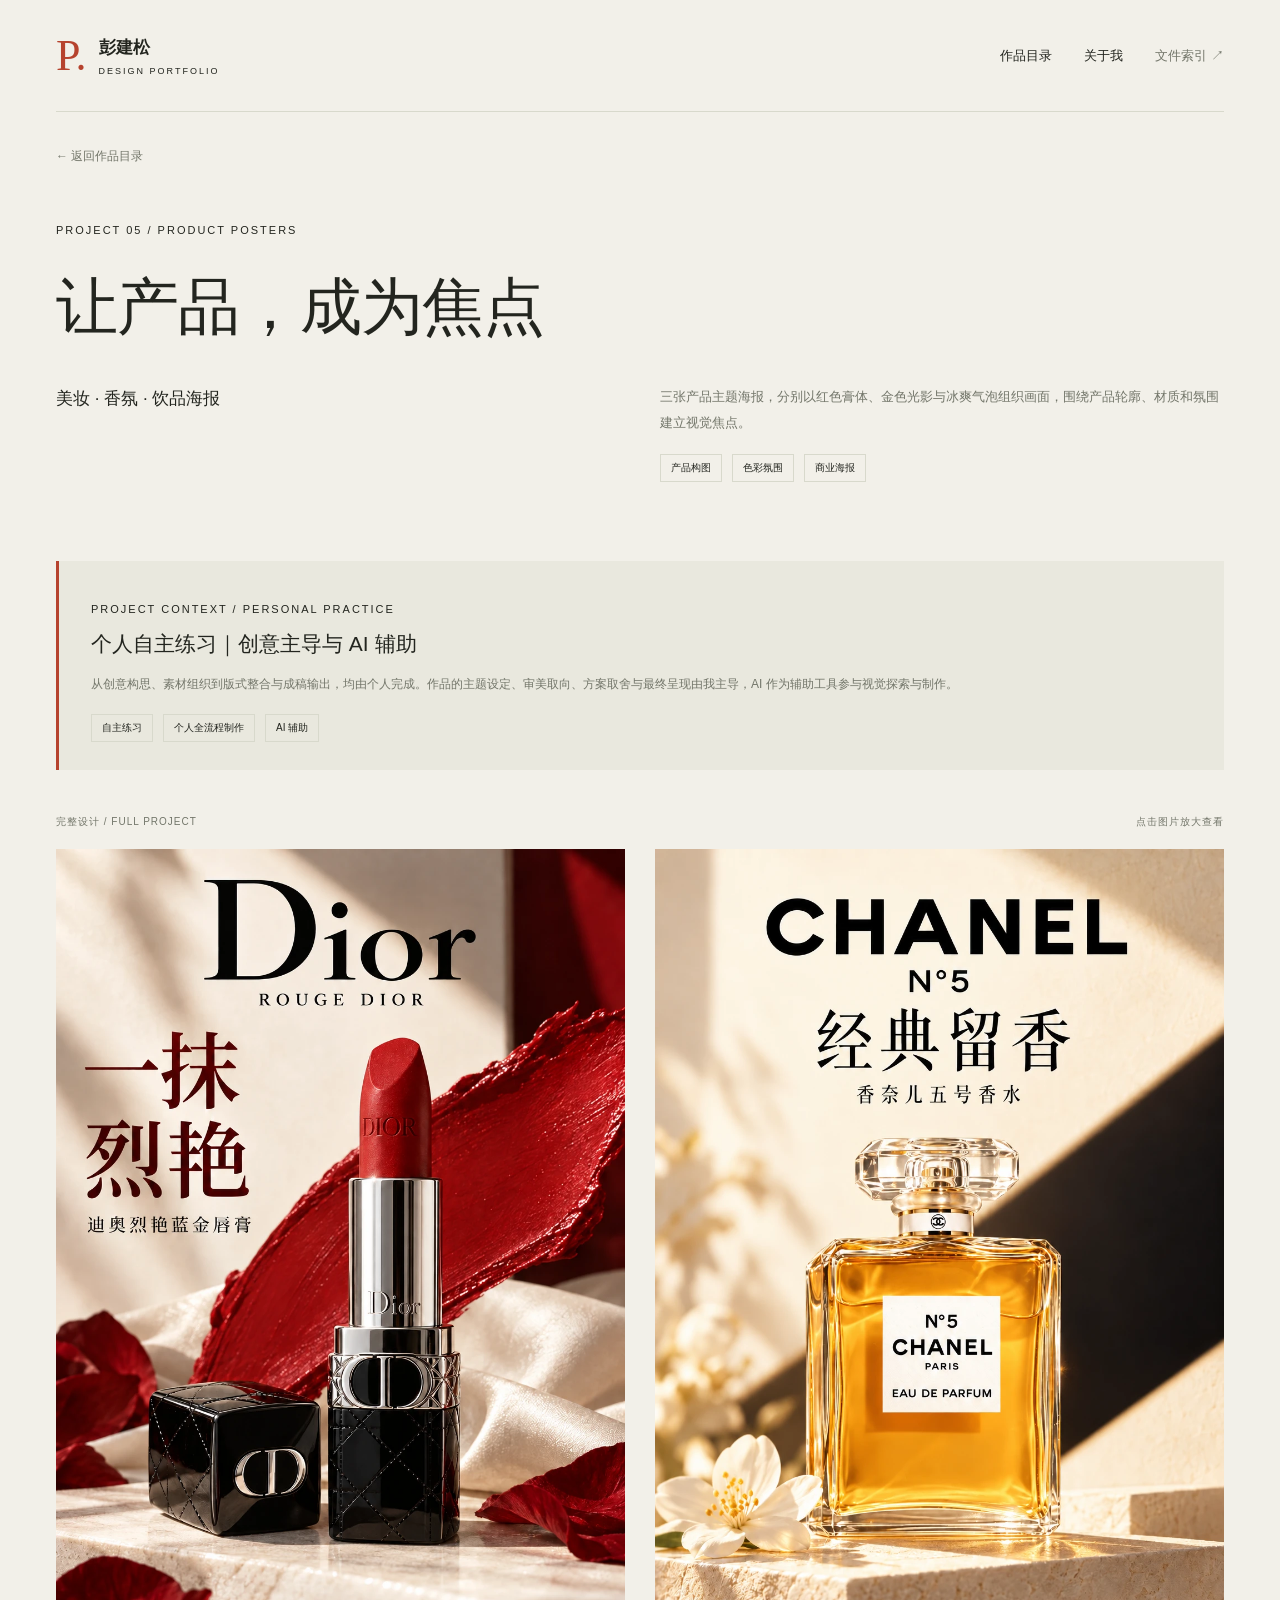
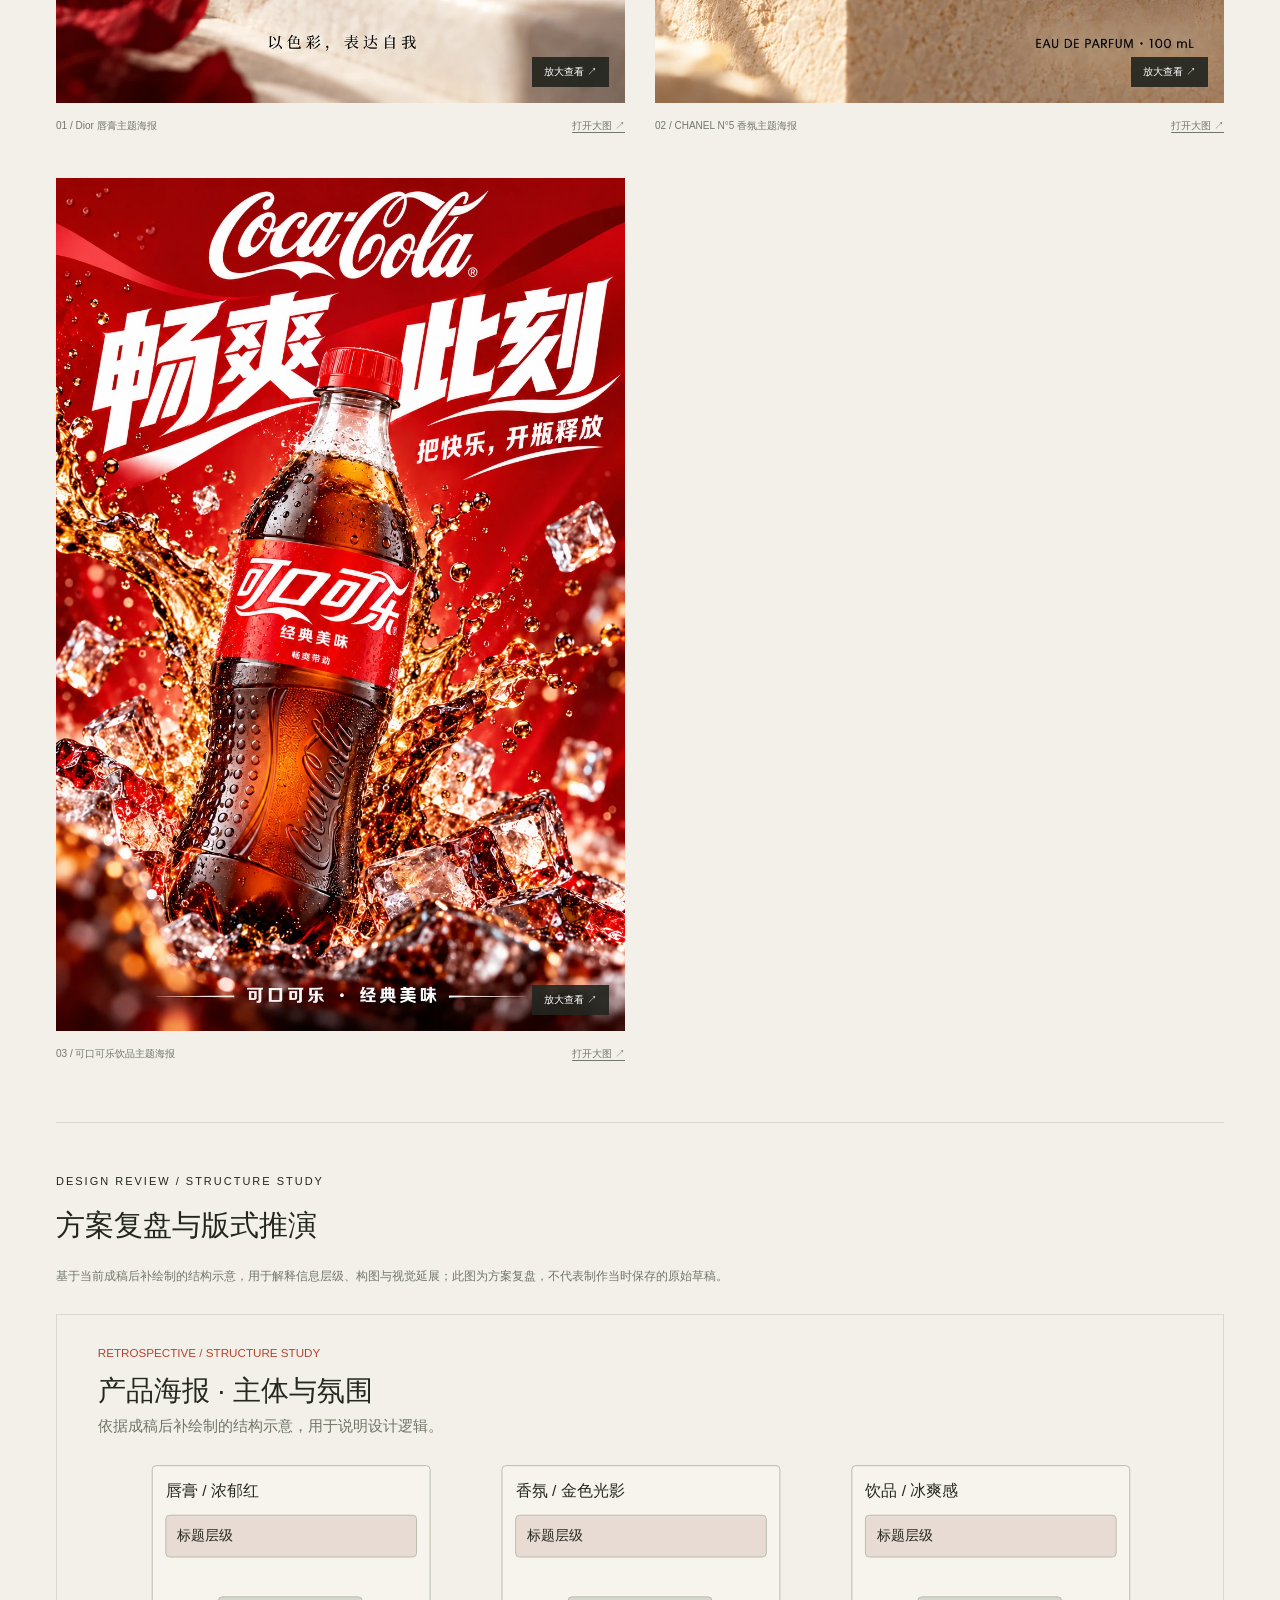
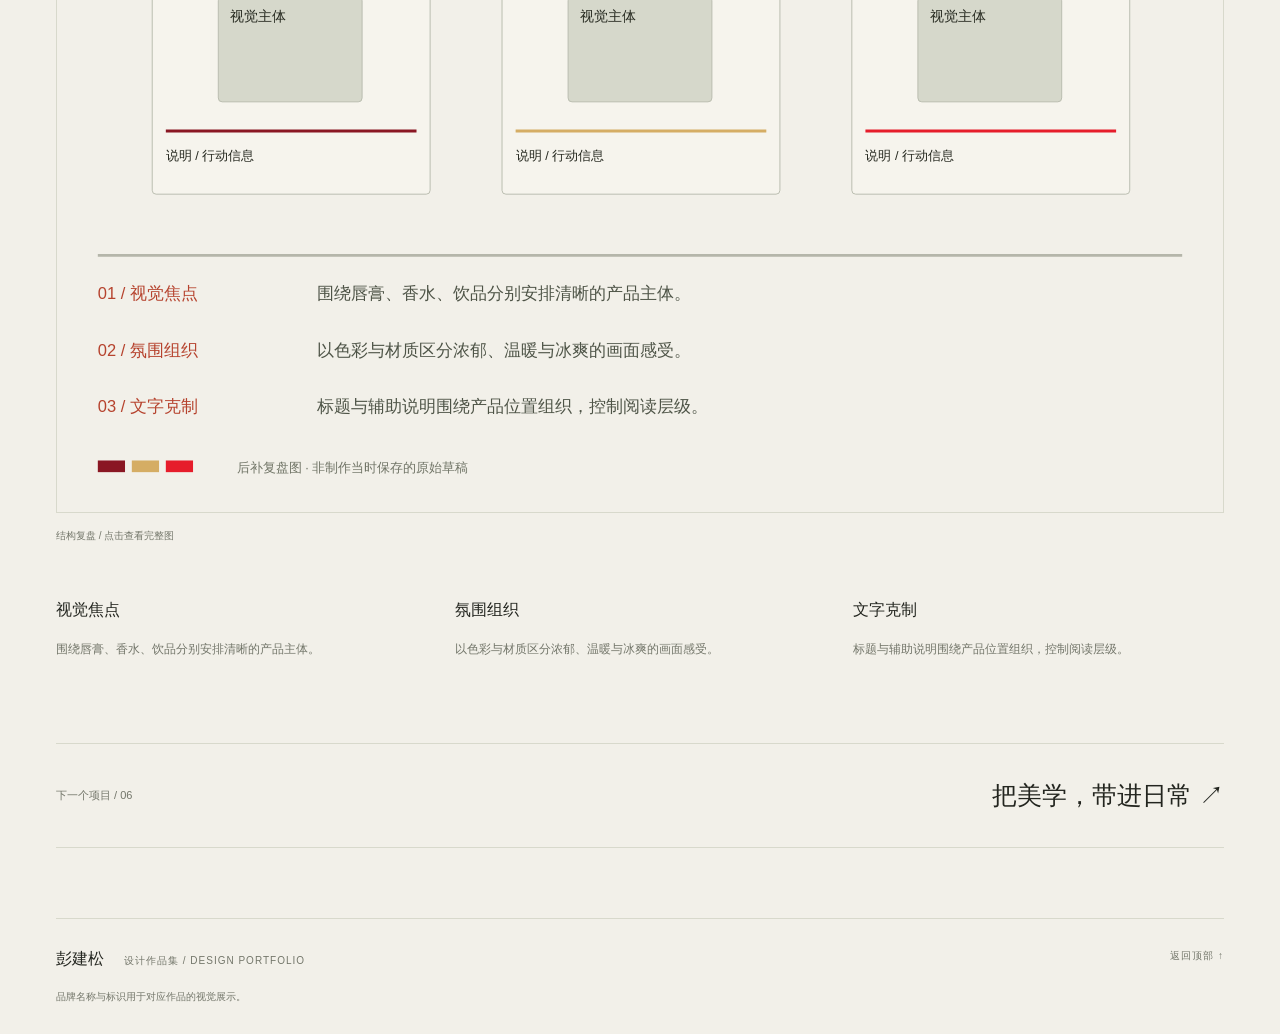
<file: posters.html>
<!doctype html><html lang="zh-CN"><head><meta charset="utf-8"><meta name="viewport" content="width=device-width,initial-scale=1"><meta name="description" content="彭建松的设计作品集：电商详情页、活动视觉、产品画册、品牌应用与海报设计。"><meta name="theme-color" content="#f2f0e9"><title>美妆 · 香氛 · 饮品海报｜彭建松设计作品集</title><link rel="icon" href="favicon.svg" type="image/svg+xml"><link rel="stylesheet" href="style.css"><script src="app.js" defer></script></head><body id="top"><header class="header wrap"><a class="brand" href="index.html" aria-label="彭建松作品集首页"><span class="monogram">P.</span><span>彭建松<small>DESIGN PORTFOLIO</small></span></a><nav aria-label="主导航"><a href="index.html#works">作品目录</a><a href="index.html#about">关于我</a><a class="nav-archive" href="archive.html">文件索引 ↗</a></nav></header><main class="wrap"><a class="back-link" href="index.html#works">← 返回作品目录</a><section class="project-heading"><p class="eyebrow">PROJECT 05 / PRODUCT POSTERS</p><h1>让产品，成为焦点</h1><div class="project-intro"><h2>美妆 · 香氛 · 饮品海报</h2><div><p>三张产品主题海报，分别以红色膏体、金色光影与冰爽气泡组织画面，围绕产品轮廓、材质和氛围建立视觉焦点。</p><div class="tags"><span>产品构图</span><span>色彩氛围</span><span>商业海报</span></div></div></div><div class="project-actions"></div></section><section class="authorship-note" aria-label="项目性质与个人贡献"><p class="eyebrow">PROJECT CONTEXT / PERSONAL PRACTICE</p><h2>个人自主练习｜创意主导与 AI 辅助</h2><p>从创意构思、素材组织到版式整合与成稿输出，均由个人完成。作品的主题设定、审美取向、方案取舍与最终呈现由我主导，AI 作为辅助工具参与视觉探索与制作。</p><div class="tags"><span>自主练习</span><span>个人全流程制作</span><span>AI 辅助</span></div></section><div class="gallery-label"><span>完整设计 / FULL PROJECT</span><span>点击图片放大查看</span></div><section class="image-gallery"><figure><button class="zoom-image" data-full="originals/%E5%8F%A3%E7%BA%A2.png" data-alt="Dior 唇膏主题海报" aria-label="放大查看Dior 唇膏主题海报"><img src="assets/lipstick.webp" alt="Dior 唇膏主题海报" loading="lazy" decoding="async"><span>放大查看 ↗</span></button><figcaption><span>01 / Dior 唇膏主题海报</span><a href="originals/%E5%8F%A3%E7%BA%A2.png" target="_blank" rel="noopener">打开大图 ↗</a></figcaption></figure><figure><button class="zoom-image" data-full="originals/%E9%A6%99%E6%B0%B4.png" data-alt="CHANEL N°5 香氛主题海报" aria-label="放大查看CHANEL N°5 香氛主题海报"><img src="assets/perfume.webp" alt="CHANEL N°5 香氛主题海报" loading="lazy" decoding="async"><span>放大查看 ↗</span></button><figcaption><span>02 / CHANEL N°5 香氛主题海报</span><a href="originals/%E9%A6%99%E6%B0%B4.png" target="_blank" rel="noopener">打开大图 ↗</a></figcaption></figure><figure><button class="zoom-image" data-full="originals/%E5%8F%AF%E5%8F%A3%E5%8F%AF%E4%B9%90.png" data-alt="可口可乐饮品主题海报" aria-label="放大查看可口可乐饮品主题海报"><img src="assets/cola.webp" alt="可口可乐饮品主题海报" loading="lazy" decoding="async"><span>放大查看 ↗</span></button><figcaption><span>03 / 可口可乐饮品主题海报</span><a href="originals/%E5%8F%AF%E5%8F%A3%E5%8F%AF%E4%B9%90.png" target="_blank" rel="noopener">打开大图 ↗</a></figcaption></figure></section><section class="design-review" id="design-review"><p class="eyebrow">DESIGN REVIEW / STRUCTURE STUDY</p><h2>方案复盘与版式推演</h2><p class="review-note">基于当前成稿后补绘制的结构示意，用于解释信息层级、构图与视觉延展；此图为方案复盘，不代表制作当时保存的原始草稿。</p><figure><a href="assets/review-posters.svg" target="_blank" rel="noopener" aria-label="打开产品海报 · 主体与氛围复盘图"><img src="assets/review-posters.svg" alt="产品海报 · 主体与氛围，依据成稿补绘的结构复盘" loading="lazy"></a><figcaption>结构复盘 / 点击查看完整图</figcaption></figure><div class="review-decisions"><div><h3>视觉焦点</h3><p>围绕唇膏、香水、饮品分别安排清晰的产品主体。</p></div><div><h3>氛围组织</h3><p>以色彩与材质区分浓郁、温暖与冰爽的画面感受。</p></div><div><h3>文字克制</h3><p>标题与辅助说明围绕产品位置组织，控制阅读层级。</p></div></div></section><a class="next-project" href="studio.html"><span>下一个项目 / 06</span><strong>把美学，带进日常 ↗</strong></a></main><footer class="footer wrap"><div><strong>彭建松</strong><span>设计作品集 / DESIGN PORTFOLIO</span></div><a href="#top">返回顶部 ↑</a><p>品牌名称与标识用于对应作品的视觉展示。</p></footer><dialog id="viewer" aria-label="作品大图"><button class="close-viewer" aria-label="关闭大图">关闭 ×</button><img alt=""><p class="viewer-help">可滚动查看完整图片 · Esc 关闭</p></dialog></body></html>
</file>
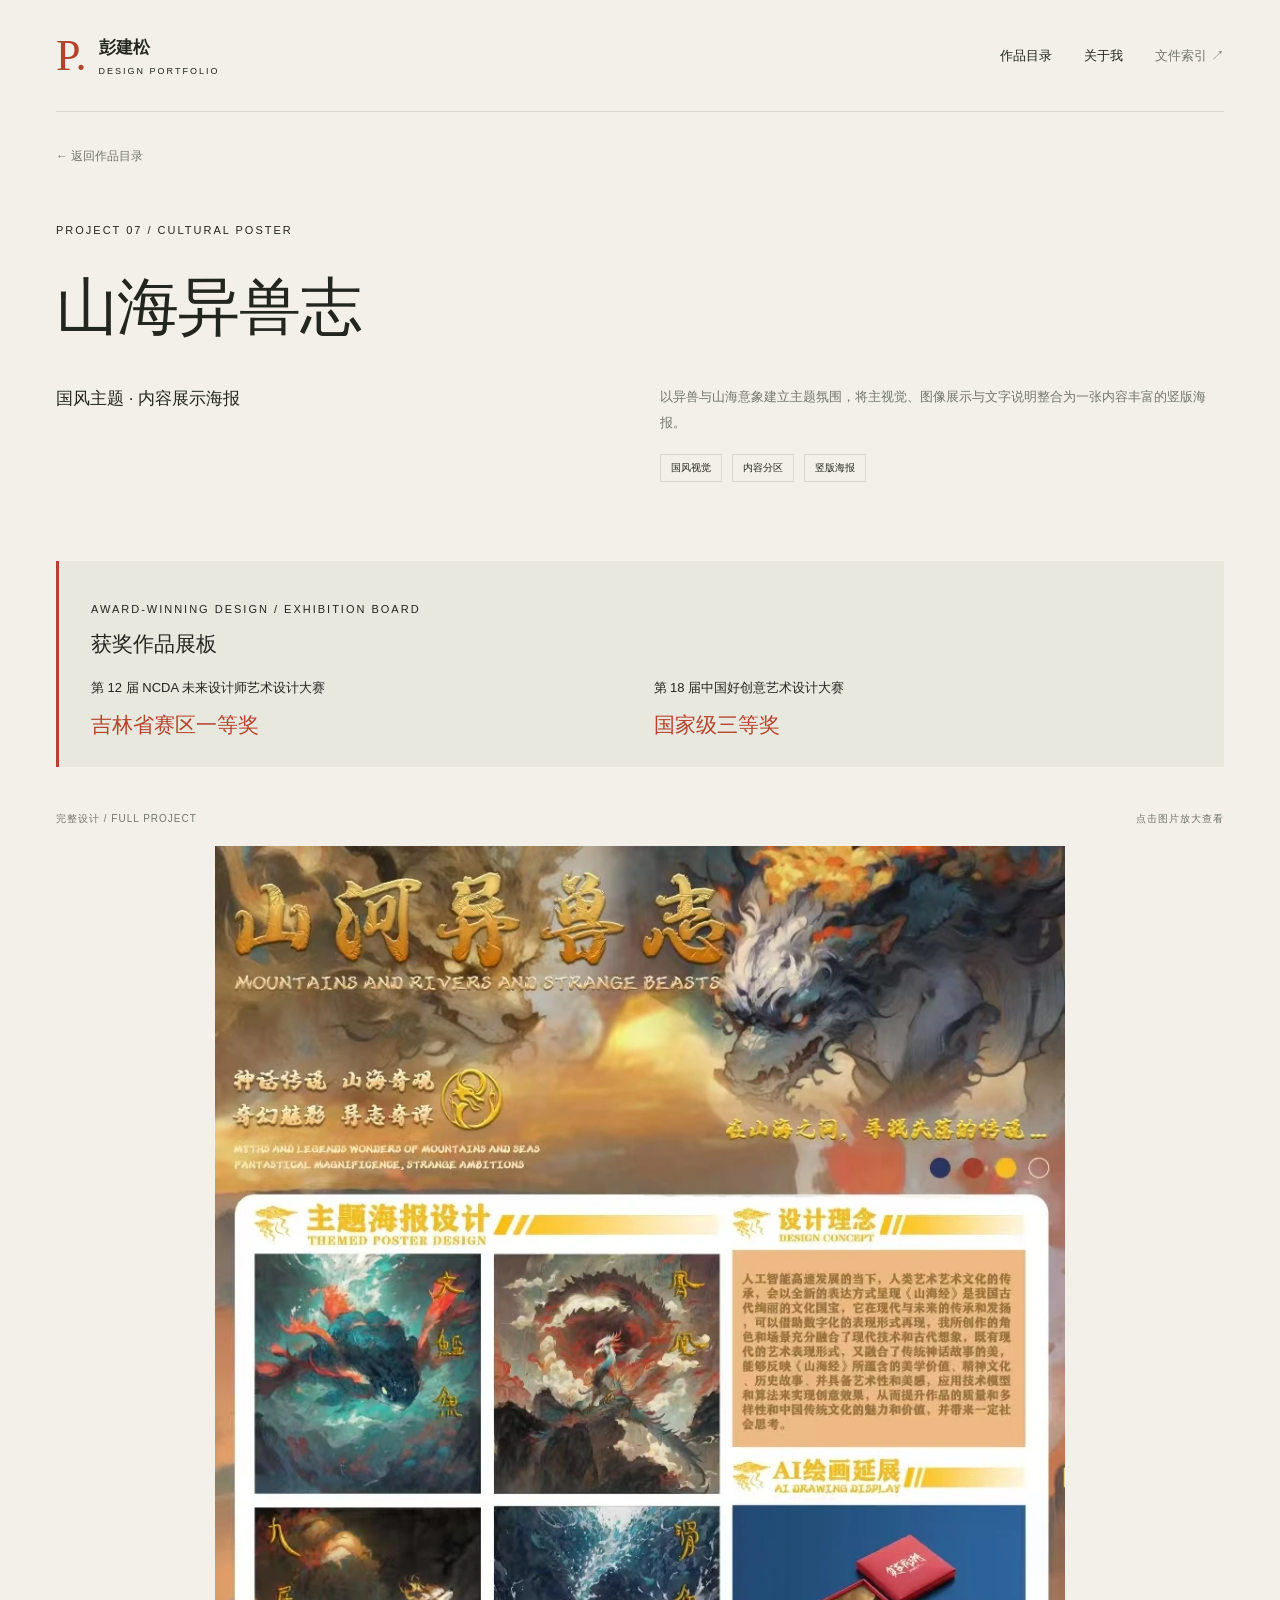
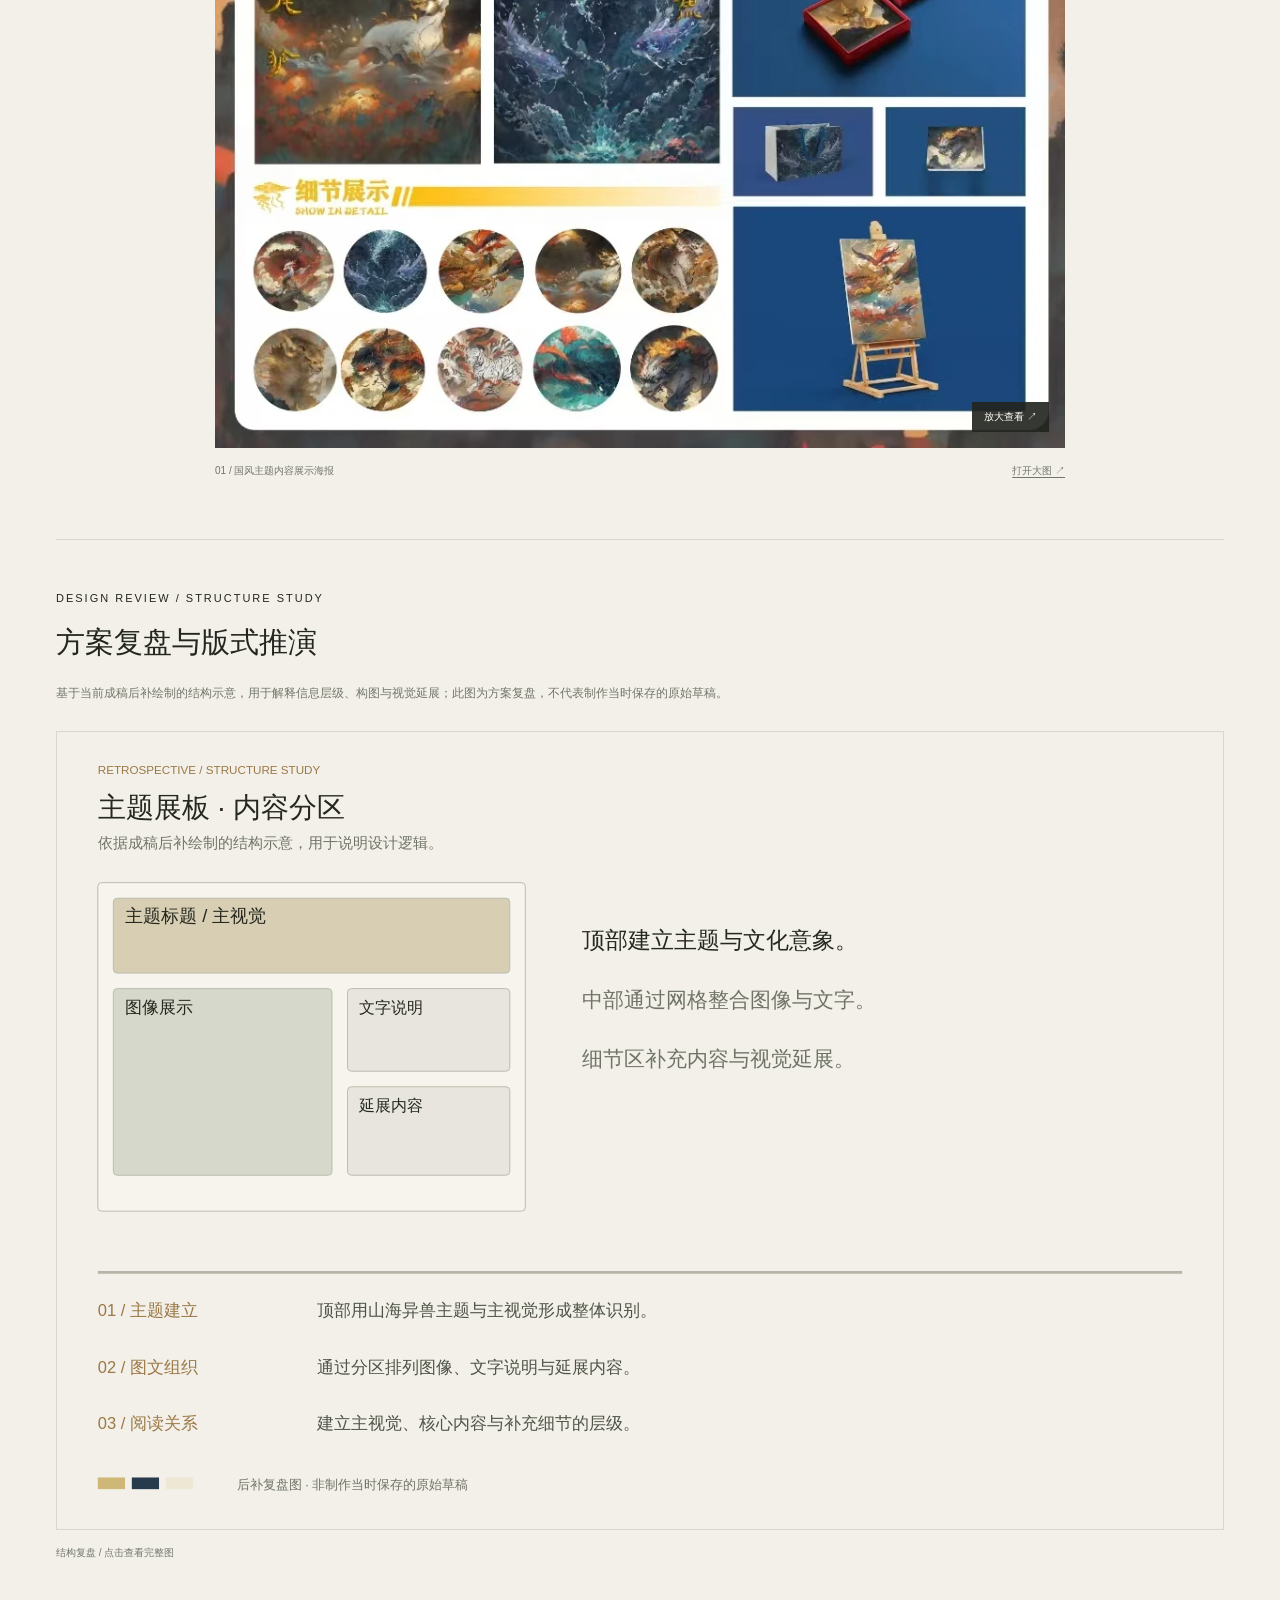
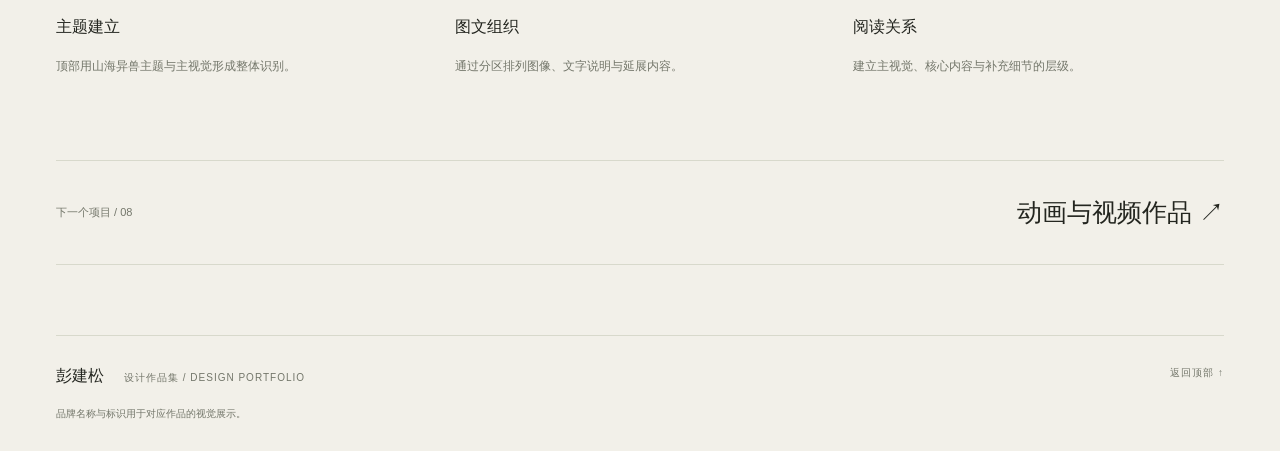
<file: shanhai.html>
<!doctype html><html lang="zh-CN"><head><meta charset="utf-8"><meta name="viewport" content="width=device-width,initial-scale=1"><meta name="description" content="彭建松的设计作品集：电商详情页、活动视觉、产品画册、品牌应用与海报设计。"><meta name="theme-color" content="#f2f0e9"><title>国风主题 · 内容展示海报｜彭建松设计作品集</title><link rel="icon" href="favicon.svg" type="image/svg+xml"><link rel="stylesheet" href="style.css"><script src="app.js" defer></script></head><body id="top"><header class="header wrap"><a class="brand" href="index.html" aria-label="彭建松作品集首页"><span class="monogram">P.</span><span>彭建松<small>DESIGN PORTFOLIO</small></span></a><nav aria-label="主导航"><a href="index.html#works">作品目录</a><a href="index.html#about">关于我</a><a class="nav-archive" href="archive.html">文件索引 ↗</a></nav></header><main class="wrap"><a class="back-link" href="index.html#works">← 返回作品目录</a><section class="project-heading"><p class="eyebrow">PROJECT 07 / CULTURAL POSTER</p><h1>山海异兽志</h1><div class="project-intro"><h2>国风主题 · 内容展示海报</h2><div><p>以异兽与山海意象建立主题氛围，将主视觉、图像展示与文字说明整合为一张内容丰富的竖版海报。</p><div class="tags"><span>国风视觉</span><span>内容分区</span><span>竖版海报</span></div></div></div><div class="project-actions"></div></section><section class="authorship-note award-note" aria-label="获奖信息"><p class="eyebrow">AWARD-WINNING DESIGN / EXHIBITION BOARD</p><h2>获奖作品展板</h2><ul class="award-list"><li><strong>第 12 届 NCDA 未来设计师艺术设计大赛</strong><span>吉林省赛区一等奖</span></li><li><strong>第 18 届中国好创意艺术设计大赛</strong><span>国家级三等奖</span></li></ul></section><div class="gallery-label"><span>完整设计 / FULL PROJECT</span><span>点击图片放大查看</span></div><section class="image-gallery"><figure><button class="zoom-image" data-full="originals/7a35a963373ff701da02355120b6479.jpg" data-alt="国风主题内容展示海报" aria-label="放大查看国风主题内容展示海报"><img src="assets/shanhai.webp" alt="国风主题内容展示海报" loading="lazy" decoding="async"><span>放大查看 ↗</span></button><figcaption><span>01 / 国风主题内容展示海报</span><a href="originals/7a35a963373ff701da02355120b6479.jpg" target="_blank" rel="noopener">打开大图 ↗</a></figcaption></figure></section><section class="design-review" id="design-review"><p class="eyebrow">DESIGN REVIEW / STRUCTURE STUDY</p><h2>方案复盘与版式推演</h2><p class="review-note">基于当前成稿后补绘制的结构示意，用于解释信息层级、构图与视觉延展；此图为方案复盘，不代表制作当时保存的原始草稿。</p><figure><a href="assets/review-shanhai.svg" target="_blank" rel="noopener" aria-label="打开主题展板 · 内容分区复盘图"><img src="assets/review-shanhai.svg" alt="主题展板 · 内容分区，依据成稿补绘的结构复盘" loading="lazy"></a><figcaption>结构复盘 / 点击查看完整图</figcaption></figure><div class="review-decisions"><div><h3>主题建立</h3><p>顶部用山海异兽主题与主视觉形成整体识别。</p></div><div><h3>图文组织</h3><p>通过分区排列图像、文字说明与延展内容。</p></div><div><h3>阅读关系</h3><p>建立主视觉、核心内容与补充细节的层级。</p></div></div></section><a class="next-project" href="animation.html"><span>下一个项目 / 08</span><strong>动画与视频作品 ↗</strong></a></main><footer class="footer wrap"><div><strong>彭建松</strong><span>设计作品集 / DESIGN PORTFOLIO</span></div><a href="#top">返回顶部 ↑</a><p>品牌名称与标识用于对应作品的视觉展示。</p></footer><dialog id="viewer" aria-label="作品大图"><button class="close-viewer" aria-label="关闭大图">关闭 ×</button><img alt=""><p class="viewer-help">可滚动查看完整图片 · Esc 关闭</p></dialog></body></html>
</file>
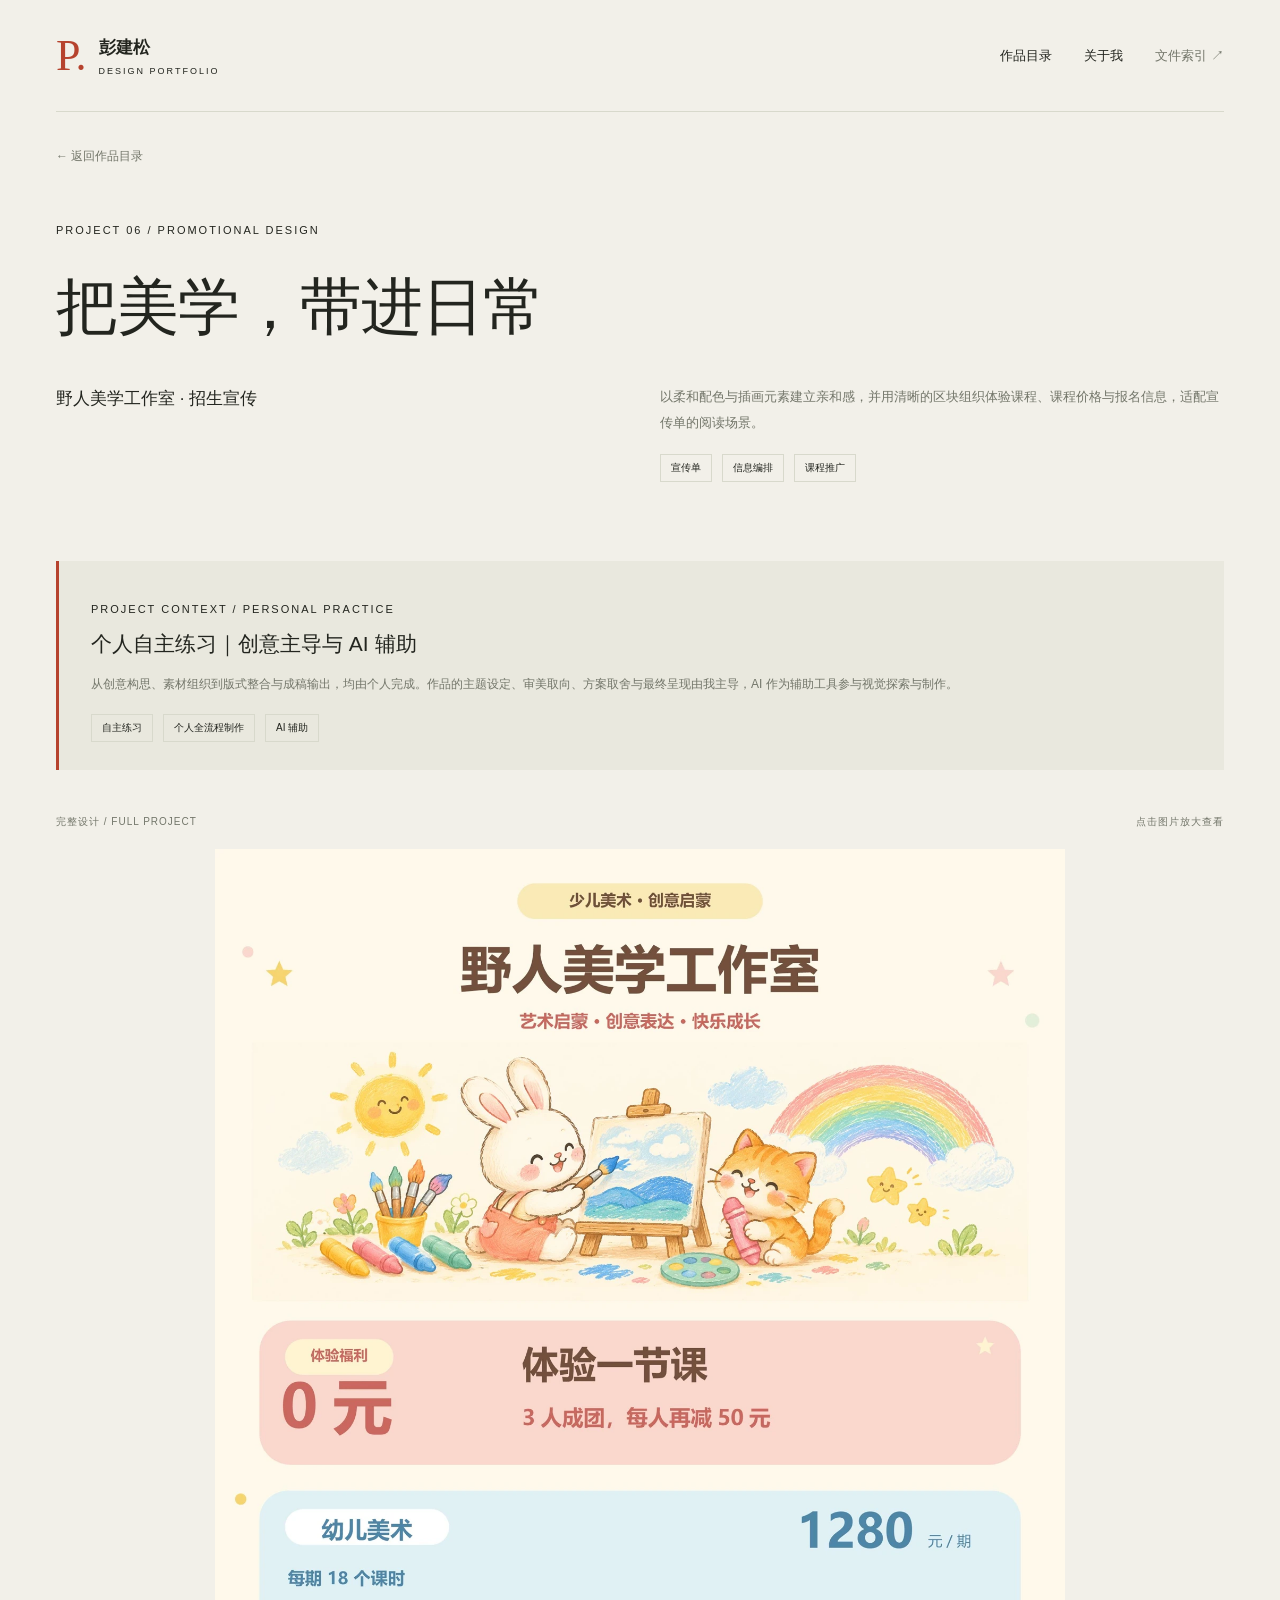
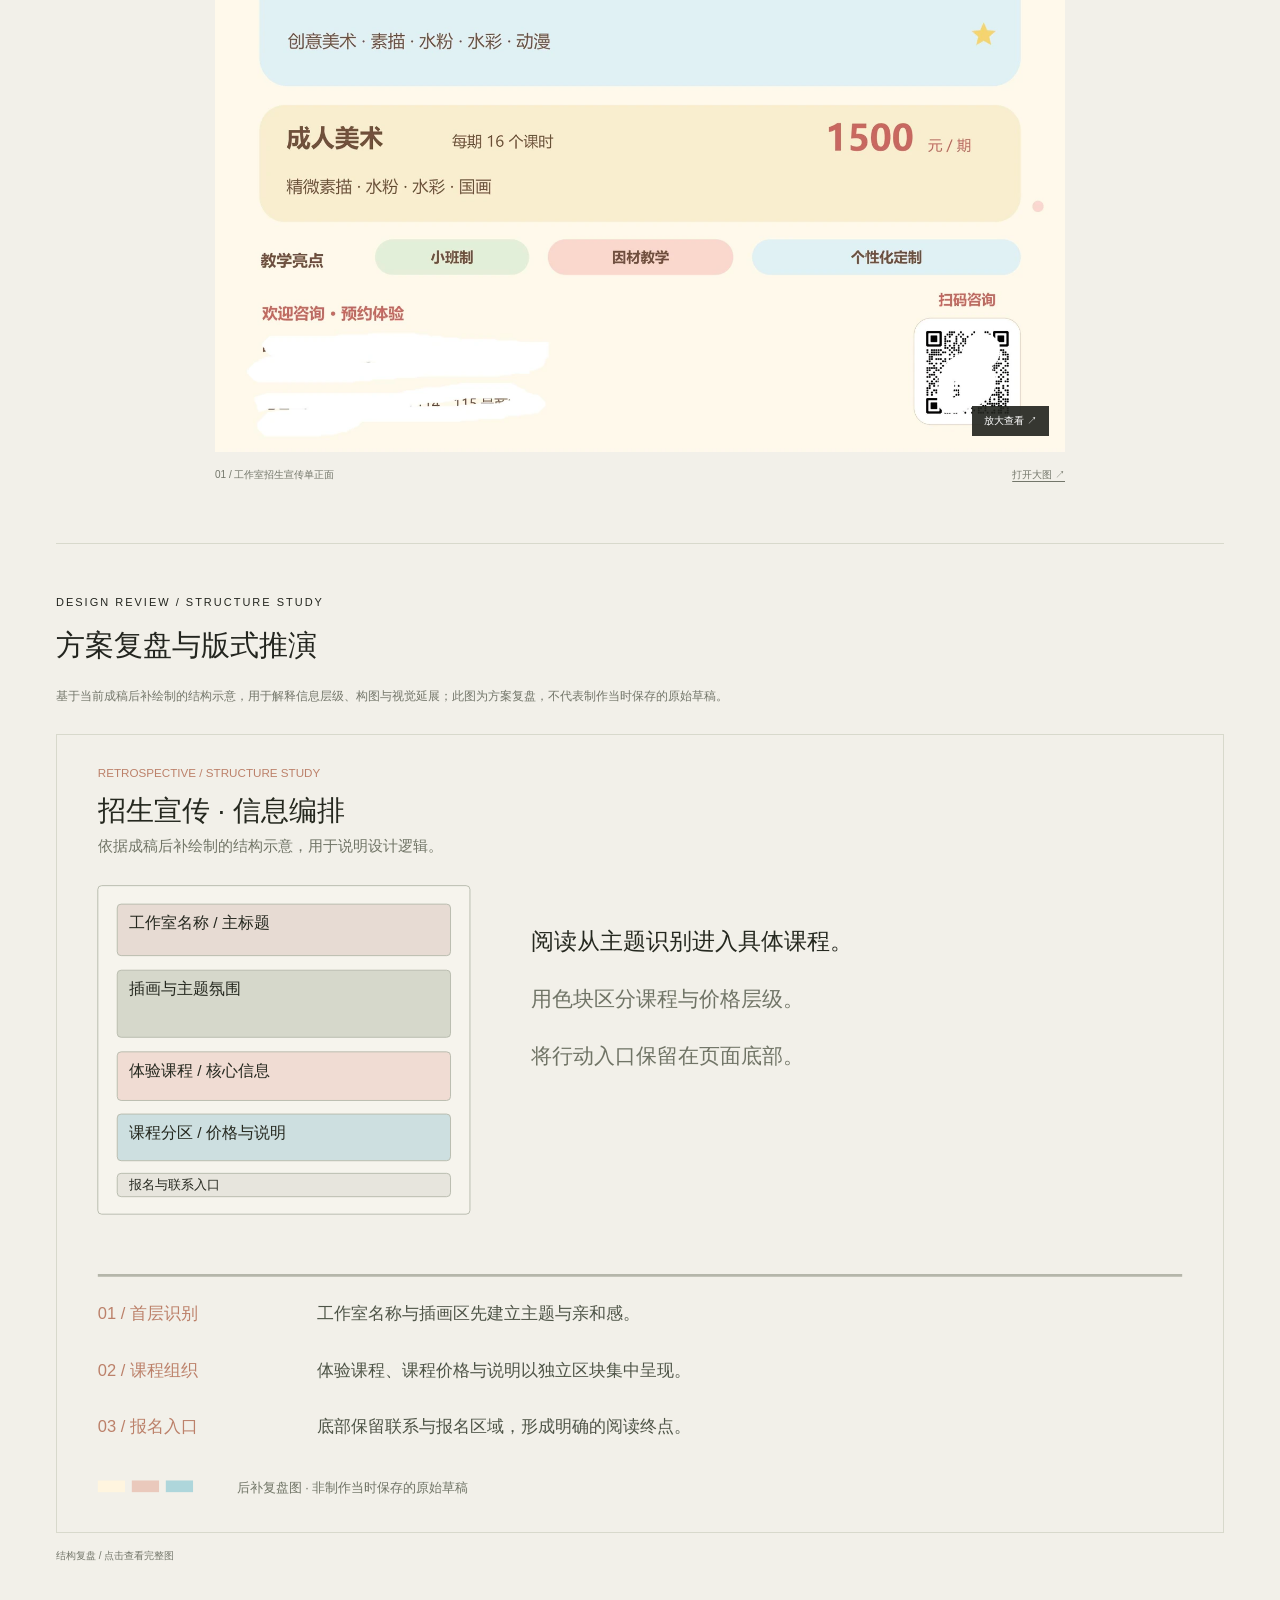
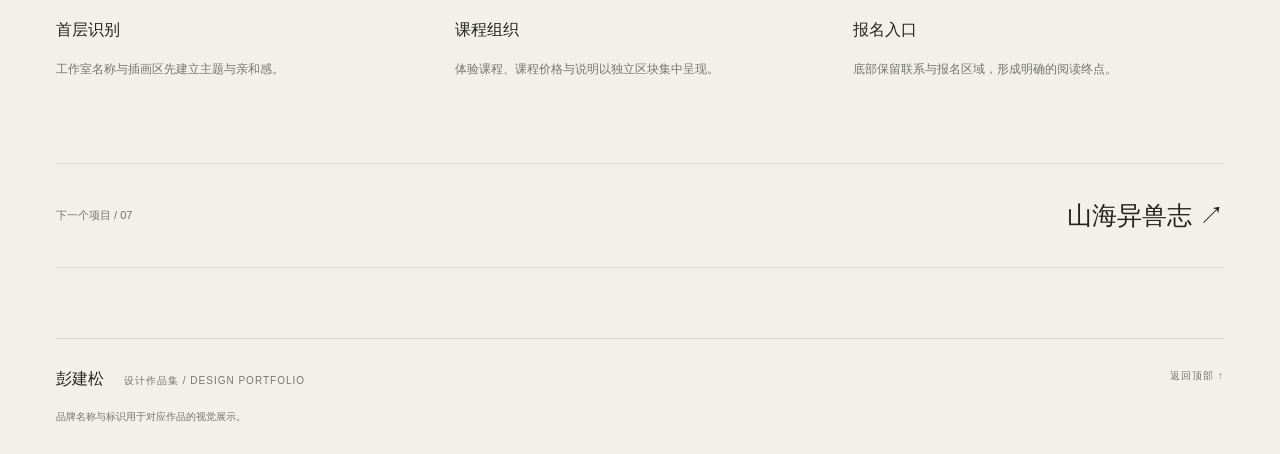
<file: studio.html>
<!doctype html><html lang="zh-CN"><head><meta charset="utf-8"><meta name="viewport" content="width=device-width,initial-scale=1"><meta name="description" content="彭建松的设计作品集：电商详情页、活动视觉、产品画册、品牌应用与海报设计。"><meta name="theme-color" content="#f2f0e9"><title>野人美学工作室 · 招生宣传｜彭建松设计作品集</title><link rel="icon" href="favicon.svg" type="image/svg+xml"><link rel="stylesheet" href="style.css"><script src="app.js" defer></script></head><body id="top"><header class="header wrap"><a class="brand" href="index.html" aria-label="彭建松作品集首页"><span class="monogram">P.</span><span>彭建松<small>DESIGN PORTFOLIO</small></span></a><nav aria-label="主导航"><a href="index.html#works">作品目录</a><a href="index.html#about">关于我</a><a class="nav-archive" href="archive.html">文件索引 ↗</a></nav></header><main class="wrap"><a class="back-link" href="index.html#works">← 返回作品目录</a><section class="project-heading"><p class="eyebrow">PROJECT 06 / PROMOTIONAL DESIGN</p><h1>把美学，带进日常</h1><div class="project-intro"><h2>野人美学工作室 · 招生宣传</h2><div><p>以柔和配色与插画元素建立亲和感，并用清晰的区块组织体验课程、课程价格与报名信息，适配宣传单的阅读场景。</p><div class="tags"><span>宣传单</span><span>信息编排</span><span>课程推广</span></div></div></div><div class="project-actions"></div></section><section class="authorship-note" aria-label="项目性质与个人贡献"><p class="eyebrow">PROJECT CONTEXT / PERSONAL PRACTICE</p><h2>个人自主练习｜创意主导与 AI 辅助</h2><p>从创意构思、素材组织到版式整合与成稿输出，均由个人完成。作品的主题设定、审美取向、方案取舍与最终呈现由我主导，AI 作为辅助工具参与视觉探索与制作。</p><div class="tags"><span>自主练习</span><span>个人全流程制作</span><span>AI 辅助</span></div></section><div class="gallery-label"><span>完整设计 / FULL PROJECT</span><span>点击图片放大查看</span></div><section class="image-gallery"><figure><button class="zoom-image" data-full="originals/%E9%87%8E%E4%BA%BA%E7%BE%8E%E5%AD%A6%E5%B7%A5%E4%BD%9C%E5%AE%A4%E6%AD%A3%E9%9D%A2.jpg" data-alt="工作室招生宣传单正面" aria-label="放大查看工作室招生宣传单正面"><img src="assets/studio.webp" alt="工作室招生宣传单正面" loading="lazy" decoding="async"><span>放大查看 ↗</span></button><figcaption><span>01 / 工作室招生宣传单正面</span><a href="originals/%E9%87%8E%E4%BA%BA%E7%BE%8E%E5%AD%A6%E5%B7%A5%E4%BD%9C%E5%AE%A4%E6%AD%A3%E9%9D%A2.jpg" target="_blank" rel="noopener">打开大图 ↗</a></figcaption></figure></section><section class="design-review" id="design-review"><p class="eyebrow">DESIGN REVIEW / STRUCTURE STUDY</p><h2>方案复盘与版式推演</h2><p class="review-note">基于当前成稿后补绘制的结构示意，用于解释信息层级、构图与视觉延展；此图为方案复盘，不代表制作当时保存的原始草稿。</p><figure><a href="assets/review-studio.svg" target="_blank" rel="noopener" aria-label="打开招生宣传 · 信息编排复盘图"><img src="assets/review-studio.svg" alt="招生宣传 · 信息编排，依据成稿补绘的结构复盘" loading="lazy"></a><figcaption>结构复盘 / 点击查看完整图</figcaption></figure><div class="review-decisions"><div><h3>首层识别</h3><p>工作室名称与插画区先建立主题与亲和感。</p></div><div><h3>课程组织</h3><p>体验课程、课程价格与说明以独立区块集中呈现。</p></div><div><h3>报名入口</h3><p>底部保留联系与报名区域，形成明确的阅读终点。</p></div></div></section><a class="next-project" href="shanhai.html"><span>下一个项目 / 07</span><strong>山海异兽志 ↗</strong></a></main><footer class="footer wrap"><div><strong>彭建松</strong><span>设计作品集 / DESIGN PORTFOLIO</span></div><a href="#top">返回顶部 ↑</a><p>品牌名称与标识用于对应作品的视觉展示。</p></footer><dialog id="viewer" aria-label="作品大图"><button class="close-viewer" aria-label="关闭大图">关闭 ×</button><img alt=""><p class="viewer-help">可滚动查看完整图片 · Esc 关闭</p></dialog></body></html>
</file>
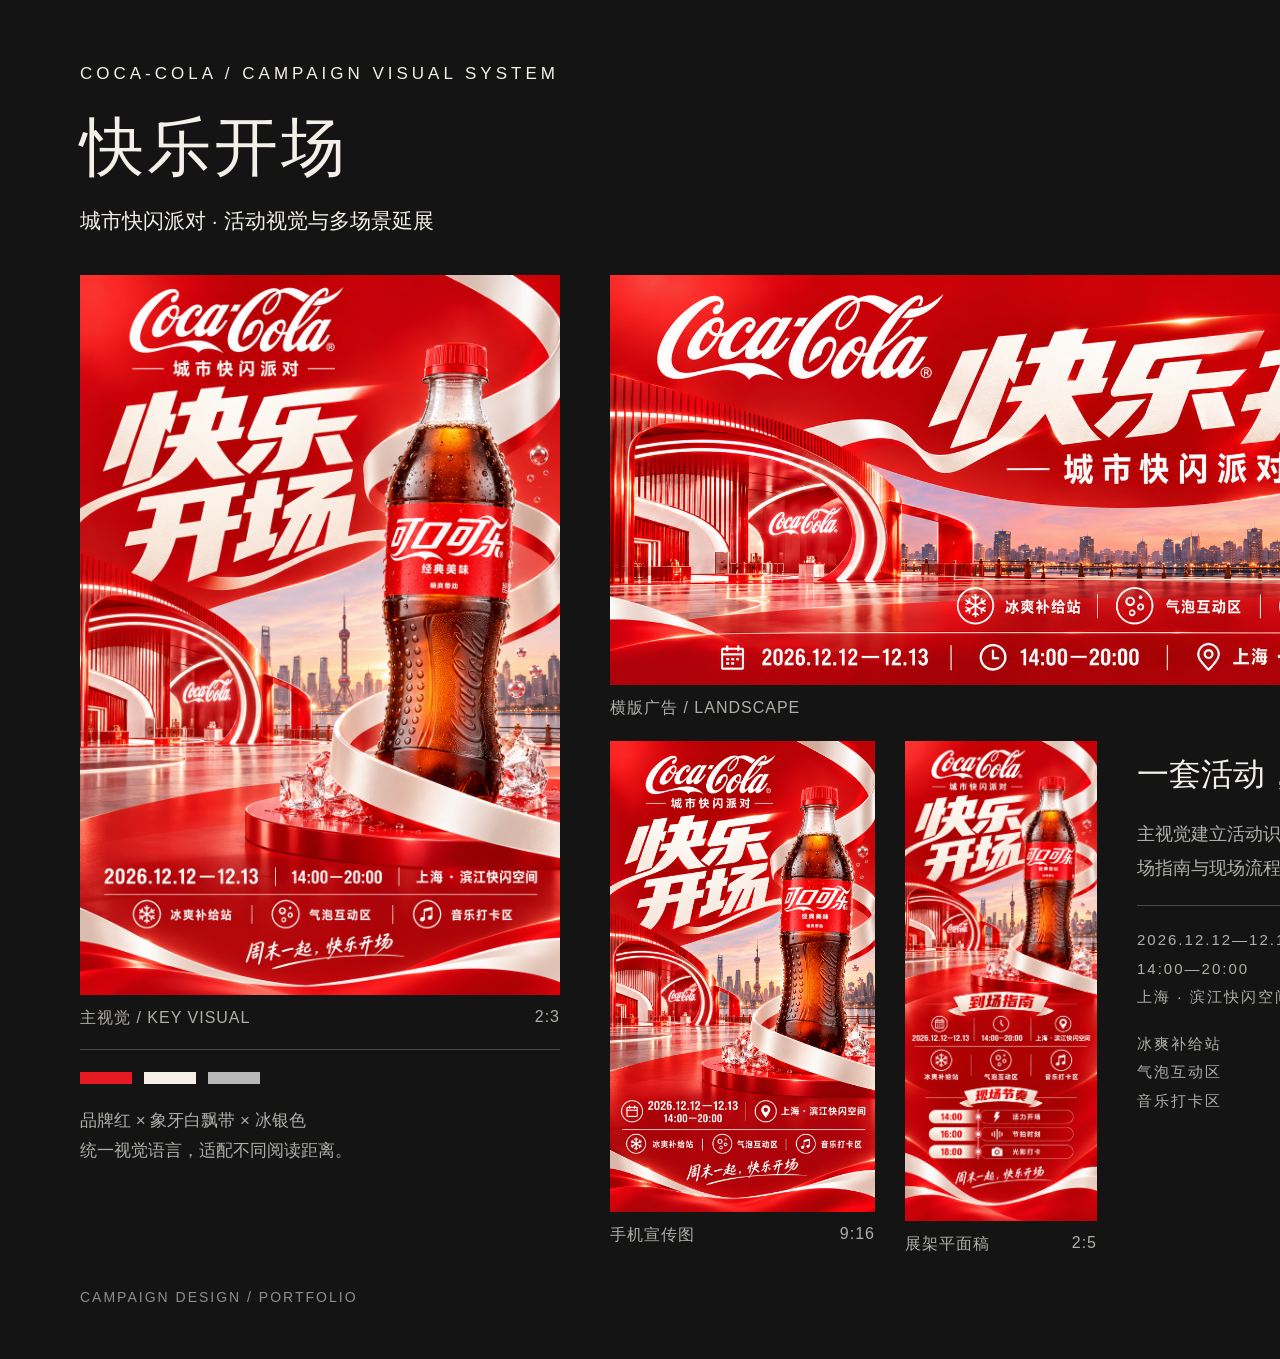
<file: originals/活动视觉_作品集展示.html>
<!doctype html><html lang="zh-CN"><head><meta charset="UTF-8"><title>可口可乐｜快乐开场 · 活动视觉展示</title><style>*{box-sizing:border-box}html,body{margin:0}body{font-family:"Microsoft YaHei","Segoe UI",sans-serif}img{display:block;object-fit:contain}a{color:inherit;text-decoration:none}.board{width:1920px;min-height:1280px;padding:64px 80px 54px}.eyebrow{font-size:17px;letter-spacing:4px;margin:0 0 20px}.head{display:flex;justify-content:space-between;align-items:end;margin-bottom:36px}.head h1{font-size:64px;letter-spacing:3px;font-weight:500;margin:0 0 12px}.head p{margin:0;font-size:21px;line-height:1.7}.index{font-family:Georgia,serif;font-size:90px;line-height:1}.caption{display:flex;justify-content:space-between;font-size:16px;letter-spacing:1px;margin-top:13px;opacity:.7}.rule{height:1px;opacity:.25;background:currentColor;margin:20px 0}.palette{display:flex;gap:12px;margin:22px 0}.swatch{width:52px;height:12px}.foot{display:flex;justify-content:space-between;font-size:14px;letter-spacing:2px;opacity:.55;margin-top:34px}.event{background:#141414;color:#f3f0e9}.event .index{color:#e62931}.eventGrid{display:grid;grid-template-columns:480px 1fr;gap:50px}.master img{width:480px;height:720px}.eventRight{display:flex;flex-direction:column;gap:22px}.banner img{width:1230px;height:410px}.lower{display:grid;grid-template-columns:265px 192px 1fr;gap:30px}.phone img{width:265px;height:471px}.stand img{width:192px;height:480px}.notes{padding:12px 10px 0 10px}.notes h2{font-weight:400;font-size:32px;margin:0 0 20px}.notes p{font-size:18px;line-height:1.9;opacity:.7;margin:0 0 18px}.notes .spec{font-size:15px;letter-spacing:2px}.dior{background:#ebe5dc;color:#201c1a}.dior .index{color:#870d19}.dior .head{margin-bottom:44px}.screens{display:grid;grid-template-columns:repeat(6,1fr);gap:22px}.screen img{width:275px;height:413px;box-shadow:0 20px 35px #39201c16}.screen h2{font-size:20px;font-weight:500;margin:22px 0 12px}.screen p{font-size:15px;line-height:1.8;opacity:.64;margin:0}.dior .system{margin-top:70px;padding-top:34px;border-top:1px solid #c0b6ac;display:grid;grid-template-columns:1.3fr 1.3fr 1fr;gap:60px}.system h2{font-size:30px;font-weight:400;margin:0 0 18px}.system p{font-size:19px;line-height:1.9;opacity:.66;margin:0}.flow{display:flex;gap:8px;font-size:14px;letter-spacing:1px;margin-top:28px;color:#870d19}.flow span{padding:9px 12px;border:1px solid #c9b4aa}.dior .foot{margin-top:65px}</style></head><body><main class="board event"><header class="head"><div><div class="eyebrow">COCA-COLA / CAMPAIGN VISUAL SYSTEM</div><h1>快乐开场</h1><p>城市快闪派对 · 活动视觉与多场景延展</p></div><div class="index">01</div></header><div class="eventGrid"><div class="master"><a href="活动视觉_可口可乐/01_活动主海报.png" target="_blank"><img class="" src="活动视觉_可口可乐/01_活动主海报.png" alt="01_活动主海报.png"></a><div class="caption"><span>主视觉 / KEY VISUAL</span><span>2:3</span></div><div class="rule"></div><div class="palette"><i class="swatch" style="background:#e71923"></i><i class="swatch" style="background:#f5f0e7"></i><i class="swatch" style="background:#b7b7b7"></i></div><p style="font-size:17px;opacity:.7;line-height:1.8">品牌红 × 象牙白飘带 × 冰银色<br>统一视觉语言，适配不同阅读距离。</p></div><div class="eventRight"><div class="banner"><a href="活动视觉_可口可乐/02_横版广告.png" target="_blank"><img class="" src="活动视觉_可口可乐/02_横版广告.png" alt="02_横版广告.png"></a><div class="caption"><span>横版广告 / LANDSCAPE</span><span>3:1</span></div></div><div class="lower"><div class="phone"><a href="活动视觉_可口可乐/03_手机宣传图.png" target="_blank"><img class="" src="活动视觉_可口可乐/03_手机宣传图.png" alt="03_手机宣传图.png"></a><div class="caption"><span>手机宣传图</span><span>9:16</span></div></div><div class="stand"><a href="活动视觉_可口可乐/04_线下展架平面稿.png" target="_blank"><img class="" src="活动视觉_可口可乐/04_线下展架平面稿.png" alt="04_线下展架平面稿.png"></a><div class="caption"><span>展架平面稿</span><span>2:5</span></div></div><aside class="notes"><h2>一套活动，四种触点。</h2><p>主视觉建立活动识别；横版强化远距离阅读；手机图集中传达时间与地点；展架补充到场指南与现场流程。</p><div class="rule"></div><p class="spec">2026.12.12—12.13<br>14:00—20:00<br>上海 · 滨江快闪空间</p><p class="spec">冰爽补给站<br>气泡互动区<br>音乐打卡区</p></aside></div></div></div><footer class="foot"><span>CAMPAIGN DESIGN / PORTFOLIO</span><span>KEY VISUAL → DIGITAL → OFFLINE</span></footer></main></body></html>
</file>
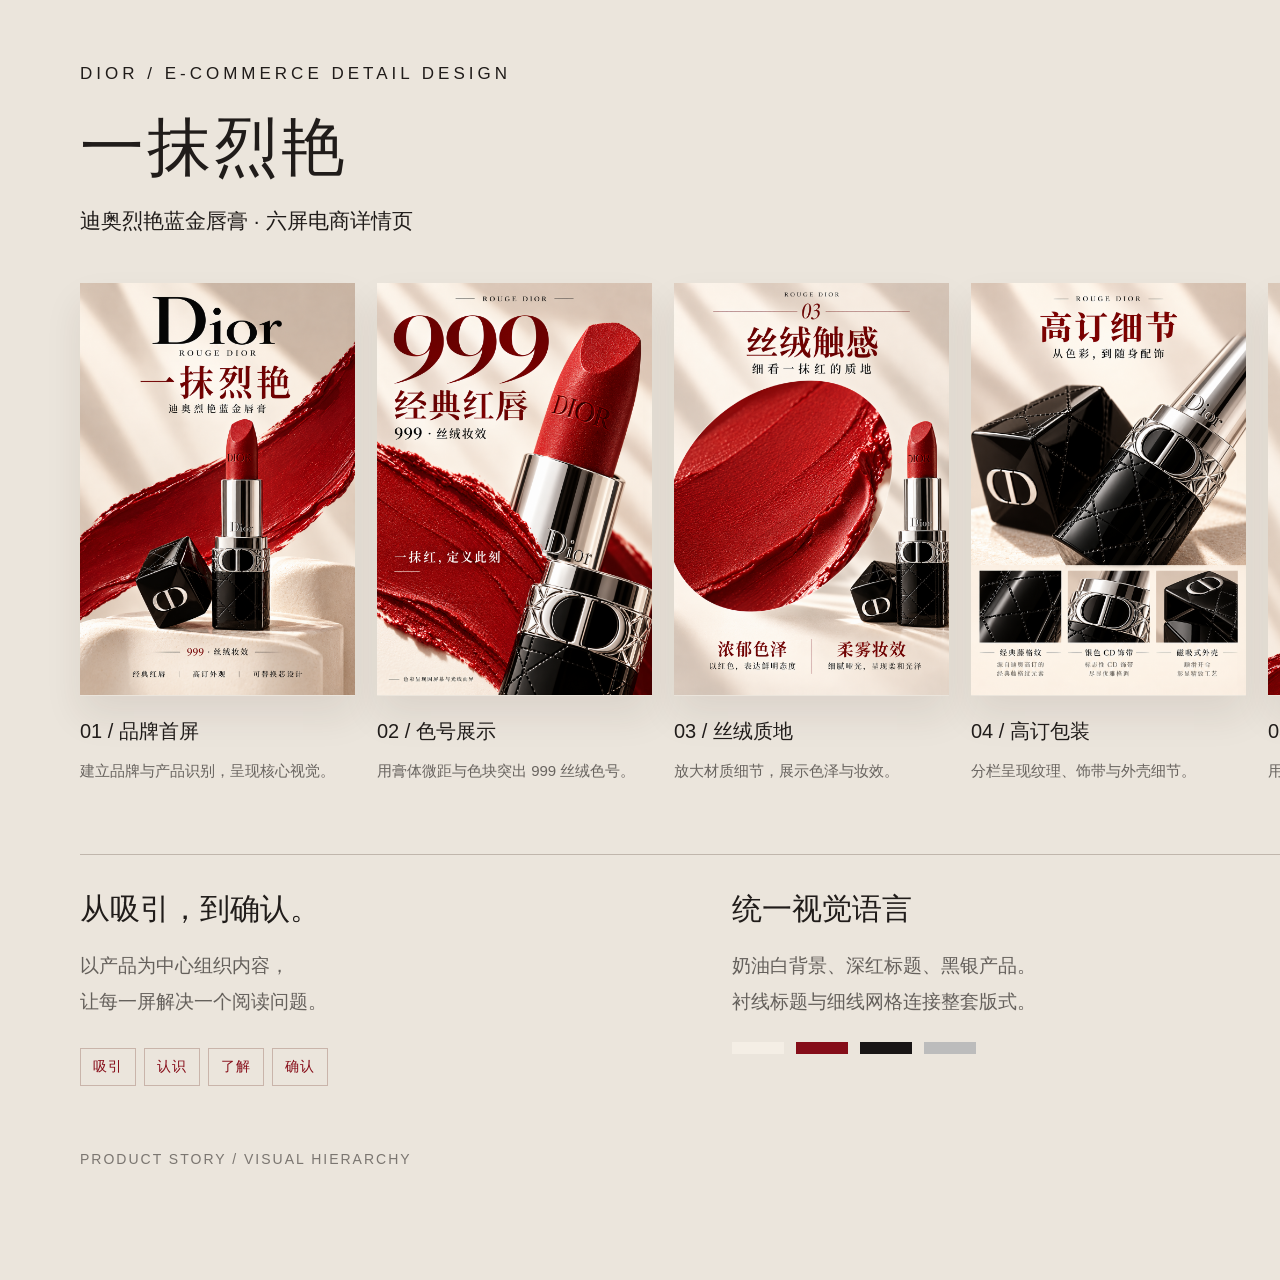
<file: originals/电商详情页_作品集展示.html>
<!doctype html><html lang="zh-CN"><head><meta charset="UTF-8"><title>Dior｜六屏详情页 · 作品集展示</title><style>*{box-sizing:border-box}html,body{margin:0}body{font-family:"Microsoft YaHei","Segoe UI",sans-serif}img{display:block;object-fit:contain}a{color:inherit;text-decoration:none}.board{width:1920px;min-height:1280px;padding:64px 80px 54px}.eyebrow{font-size:17px;letter-spacing:4px;margin:0 0 20px}.head{display:flex;justify-content:space-between;align-items:end;margin-bottom:36px}.head h1{font-size:64px;letter-spacing:3px;font-weight:500;margin:0 0 12px}.head p{margin:0;font-size:21px;line-height:1.7}.index{font-family:Georgia,serif;font-size:90px;line-height:1}.caption{display:flex;justify-content:space-between;font-size:16px;letter-spacing:1px;margin-top:13px;opacity:.7}.rule{height:1px;opacity:.25;background:currentColor;margin:20px 0}.palette{display:flex;gap:12px;margin:22px 0}.swatch{width:52px;height:12px}.foot{display:flex;justify-content:space-between;font-size:14px;letter-spacing:2px;opacity:.55;margin-top:34px}.event{background:#141414;color:#f3f0e9}.event .index{color:#e62931}.eventGrid{display:grid;grid-template-columns:480px 1fr;gap:50px}.master img{width:480px;height:720px}.eventRight{display:flex;flex-direction:column;gap:22px}.banner img{width:1230px;height:410px}.lower{display:grid;grid-template-columns:265px 192px 1fr;gap:30px}.phone img{width:265px;height:471px}.stand img{width:192px;height:480px}.notes{padding:12px 10px 0 10px}.notes h2{font-weight:400;font-size:32px;margin:0 0 20px}.notes p{font-size:18px;line-height:1.9;opacity:.7;margin:0 0 18px}.notes .spec{font-size:15px;letter-spacing:2px}.dior{background:#ebe5dc;color:#201c1a}.dior .index{color:#870d19}.dior .head{margin-bottom:44px}.screens{display:grid;grid-template-columns:repeat(6,1fr);gap:22px}.screen img{width:275px;height:413px;box-shadow:0 20px 35px #39201c16}.screen h2{font-size:20px;font-weight:500;margin:22px 0 12px}.screen p{font-size:15px;line-height:1.8;opacity:.64;margin:0}.dior .system{margin-top:70px;padding-top:34px;border-top:1px solid #c0b6ac;display:grid;grid-template-columns:1.3fr 1.3fr 1fr;gap:60px}.system h2{font-size:30px;font-weight:400;margin:0 0 18px}.system p{font-size:19px;line-height:1.9;opacity:.66;margin:0}.flow{display:flex;gap:8px;font-size:14px;letter-spacing:1px;margin-top:28px;color:#870d19}.flow span{padding:9px 12px;border:1px solid #c9b4aa}.dior .foot{margin-top:65px}</style></head><body><main class="board dior"><header class="head"><div><div class="eyebrow">DIOR / E-COMMERCE DETAIL DESIGN</div><h1>一抹烈艳</h1><p>迪奥烈艳蓝金唇膏 · 六屏电商详情页</p></div><div class="index">02</div></header><section class="screens"><article class="screen"><a href="电商详情页_Dior/01_品牌首屏.png" target="_blank"><img class="" src="电商详情页_Dior/01_品牌首屏.png" alt="01_品牌首屏.png"></a><h2>01 / 品牌首屏</h2><p>建立品牌与产品识别，呈现核心视觉。</p></article><article class="screen"><a href="电商详情页_Dior/02_色号展示.png" target="_blank"><img class="" src="电商详情页_Dior/02_色号展示.png" alt="02_色号展示.png"></a><h2>02 / 色号展示</h2><p>用膏体微距与色块突出 999 丝绒色号。</p></article><article class="screen"><a href="电商详情页_Dior/03_丝绒质地.png" target="_blank"><img class="" src="电商详情页_Dior/03_丝绒质地.png" alt="03_丝绒质地.png"></a><h2>03 / 丝绒质地</h2><p>放大材质细节，展示色泽与妆效。</p></article><article class="screen"><a href="电商详情页_Dior/04_高订包装.png" target="_blank"><img class="" src="电商详情页_Dior/04_高订包装.png" alt="04_高订包装.png"></a><h2>04 / 高订包装</h2><p>分栏呈现纹理、饰带与外壳细节。</p></article><article class="screen"><a href="电商详情页_Dior/05_上妆步骤.png" target="_blank"><img class="" src="电商详情页_Dior/05_上妆步骤.png" alt="05_上妆步骤.png"></a><h2>05 / 上妆步骤</h2><p>用编号与线稿建立清晰操作顺序。</p></article><article class="screen"><a href="电商详情页_Dior/06_产品信息.png" target="_blank"><img class="" src="电商详情页_Dior/06_产品信息.png" alt="06_产品信息.png"></a><h2>06 / 产品信息</h2><p>汇总信息，完成阅读路径。</p></article></section><section class="system"><div><h2>从吸引，到确认。</h2><p>以产品为中心组织内容，<br>让每一屏解决一个阅读问题。</p><div class="flow"><span>吸引</span><span>认识</span><span>了解</span><span>确认</span></div></div><div><h2>统一视觉语言</h2><p>奶油白背景、深红标题、黑银产品。<br>衬线标题与细线网格连接整套版式。</p><div class="palette"><i class="swatch" style="background:#f4eee5"></i><i class="swatch" style="background:#850d19"></i><i class="swatch" style="background:#191616"></i><i class="swatch" style="background:#bcbcbc"></i></div></div><div><h2>完整阅读版本</h2><p>6 张独立分屏<br><a style="text-decoration:underline" href="电商详情页_Dior/详情页连续预览.html">打开连续长页 →</a></p></div></section><footer class="foot"><span>PRODUCT STORY / VISUAL HIERARCHY</span><span>ROUGE DIOR / 999</span></footer></main></body></html>
</file>
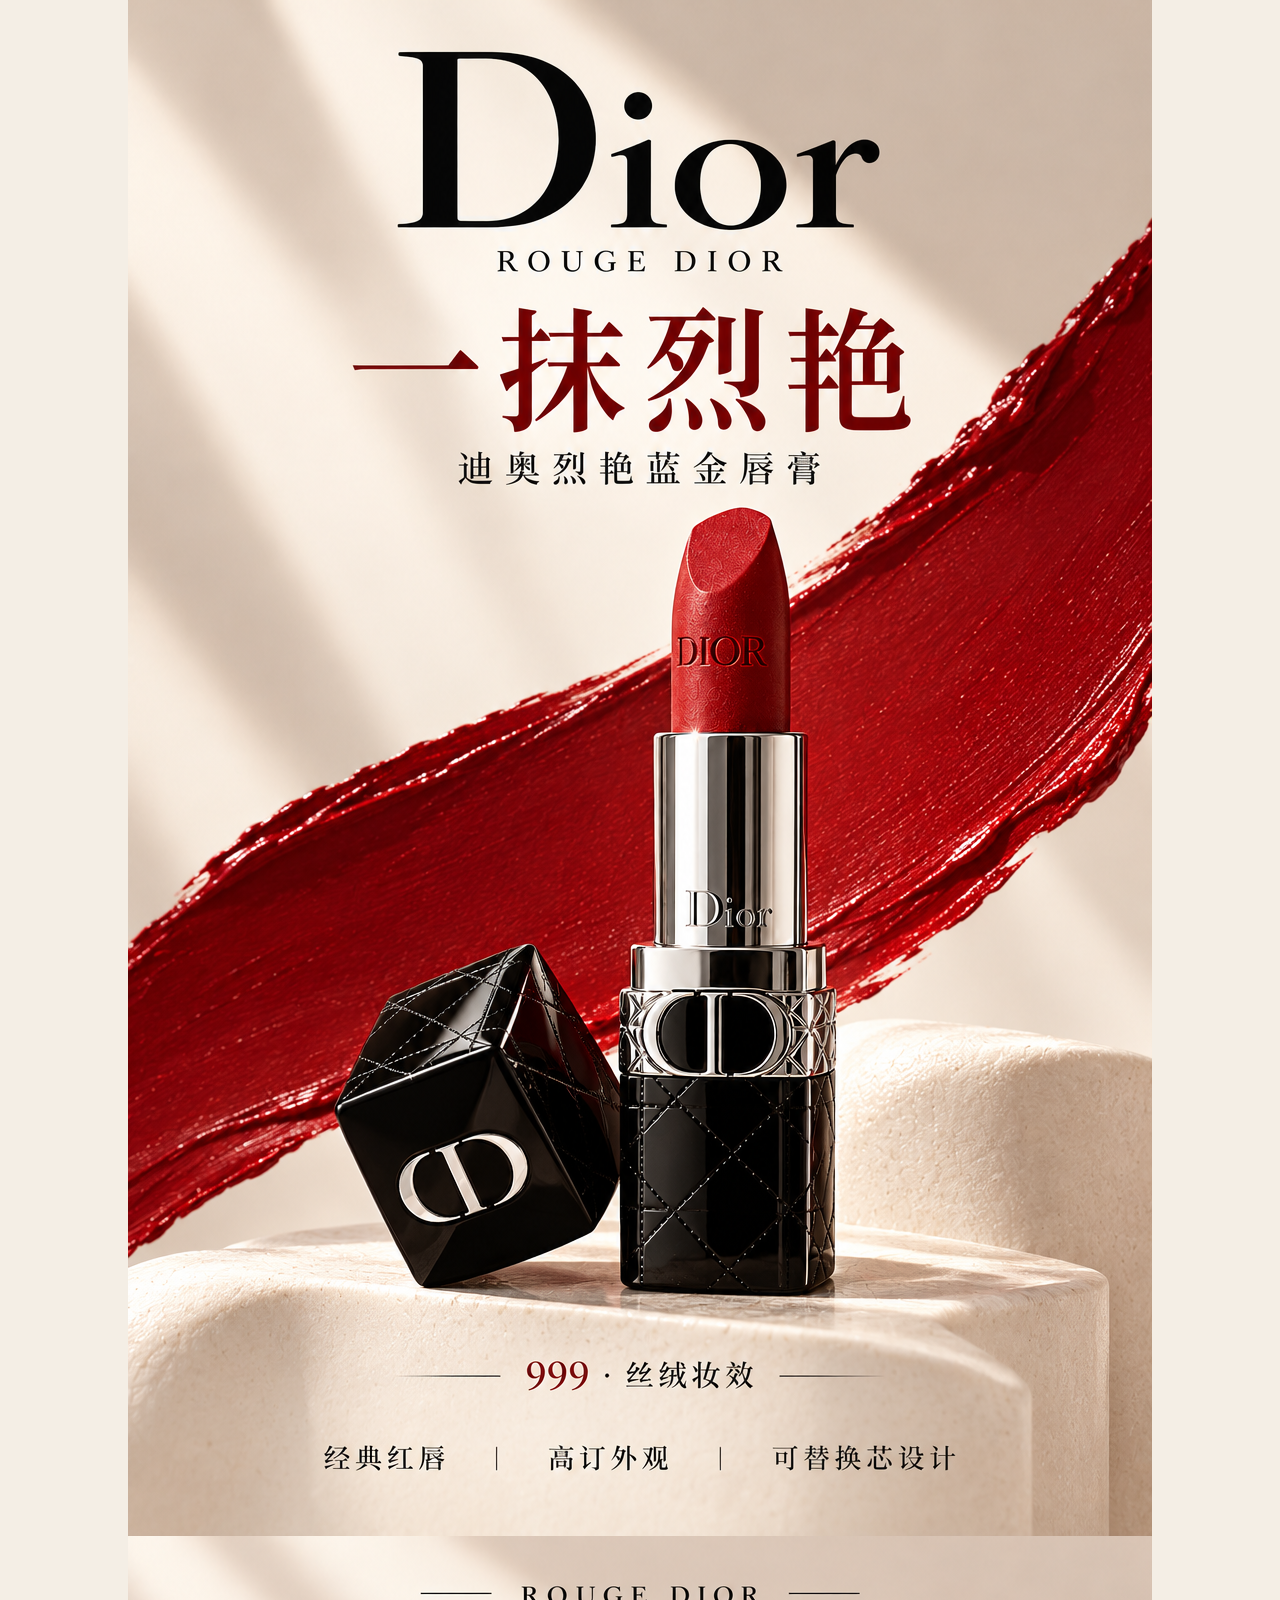
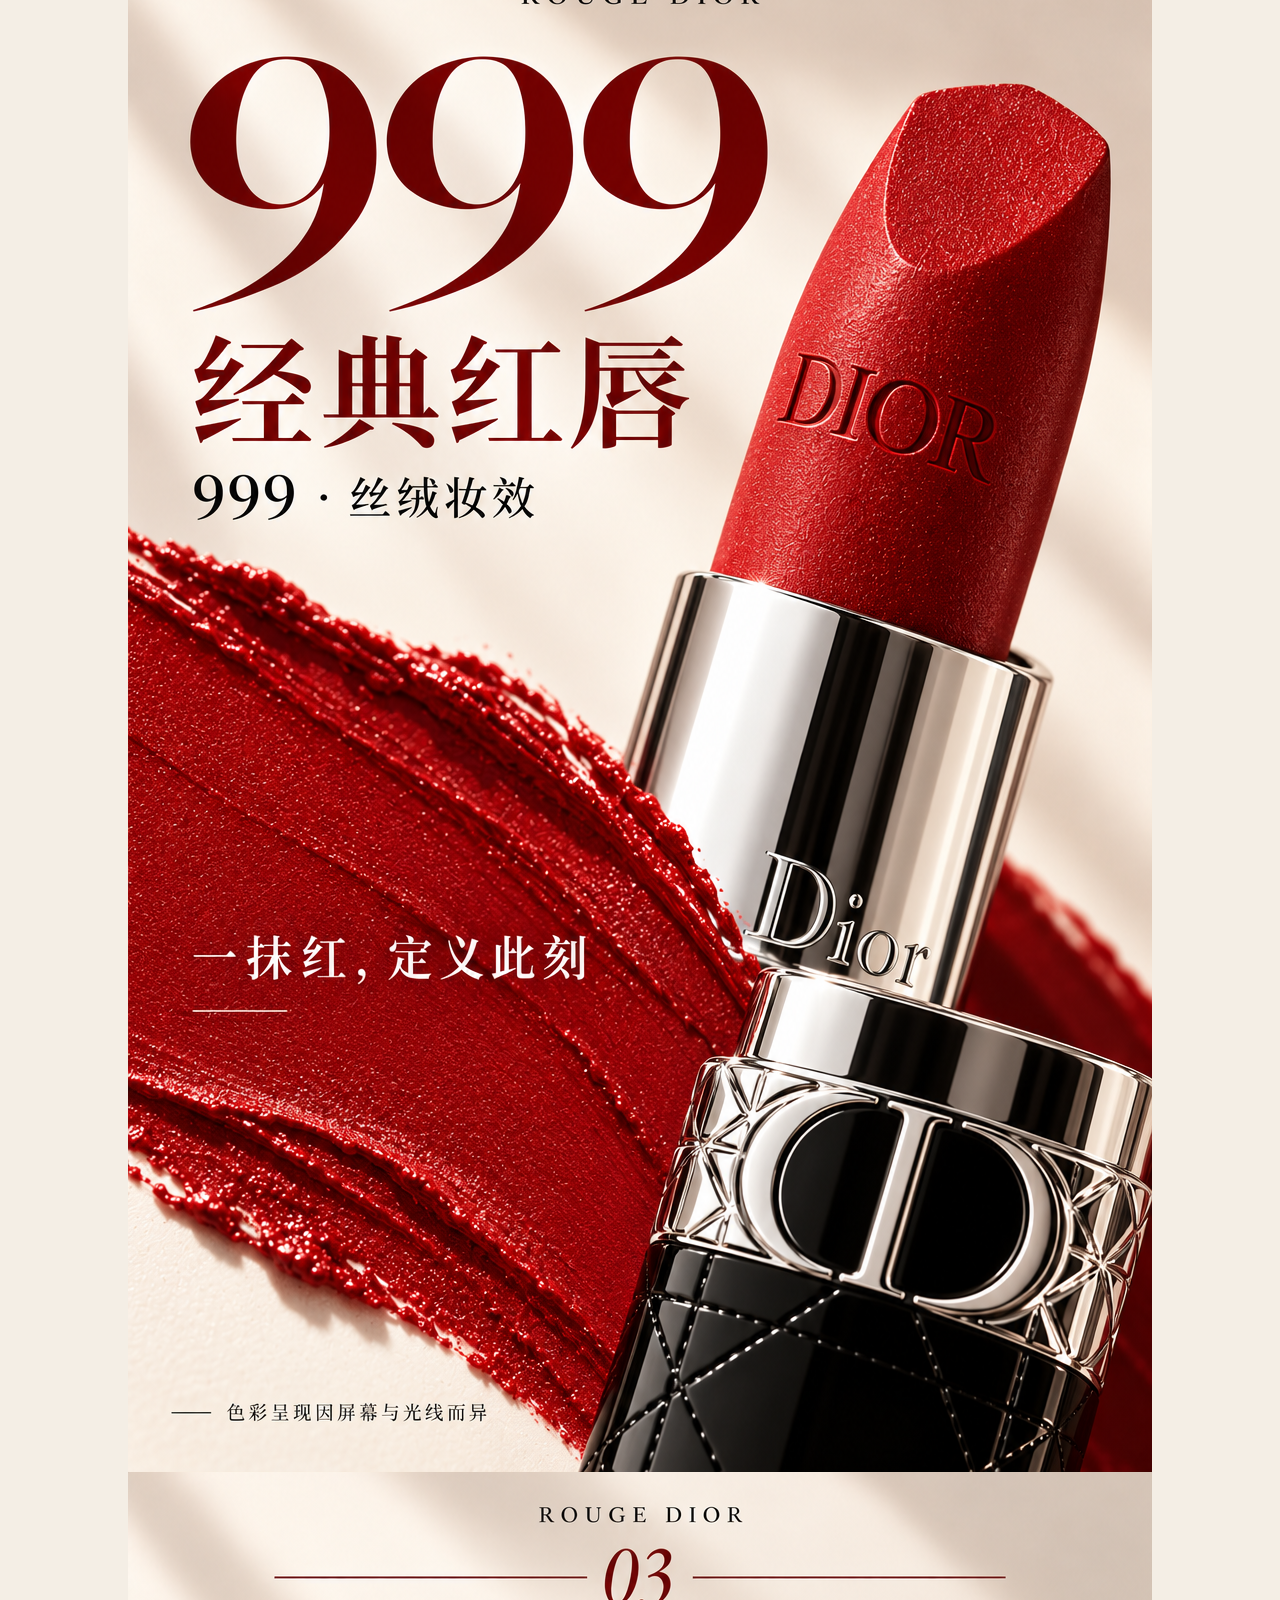
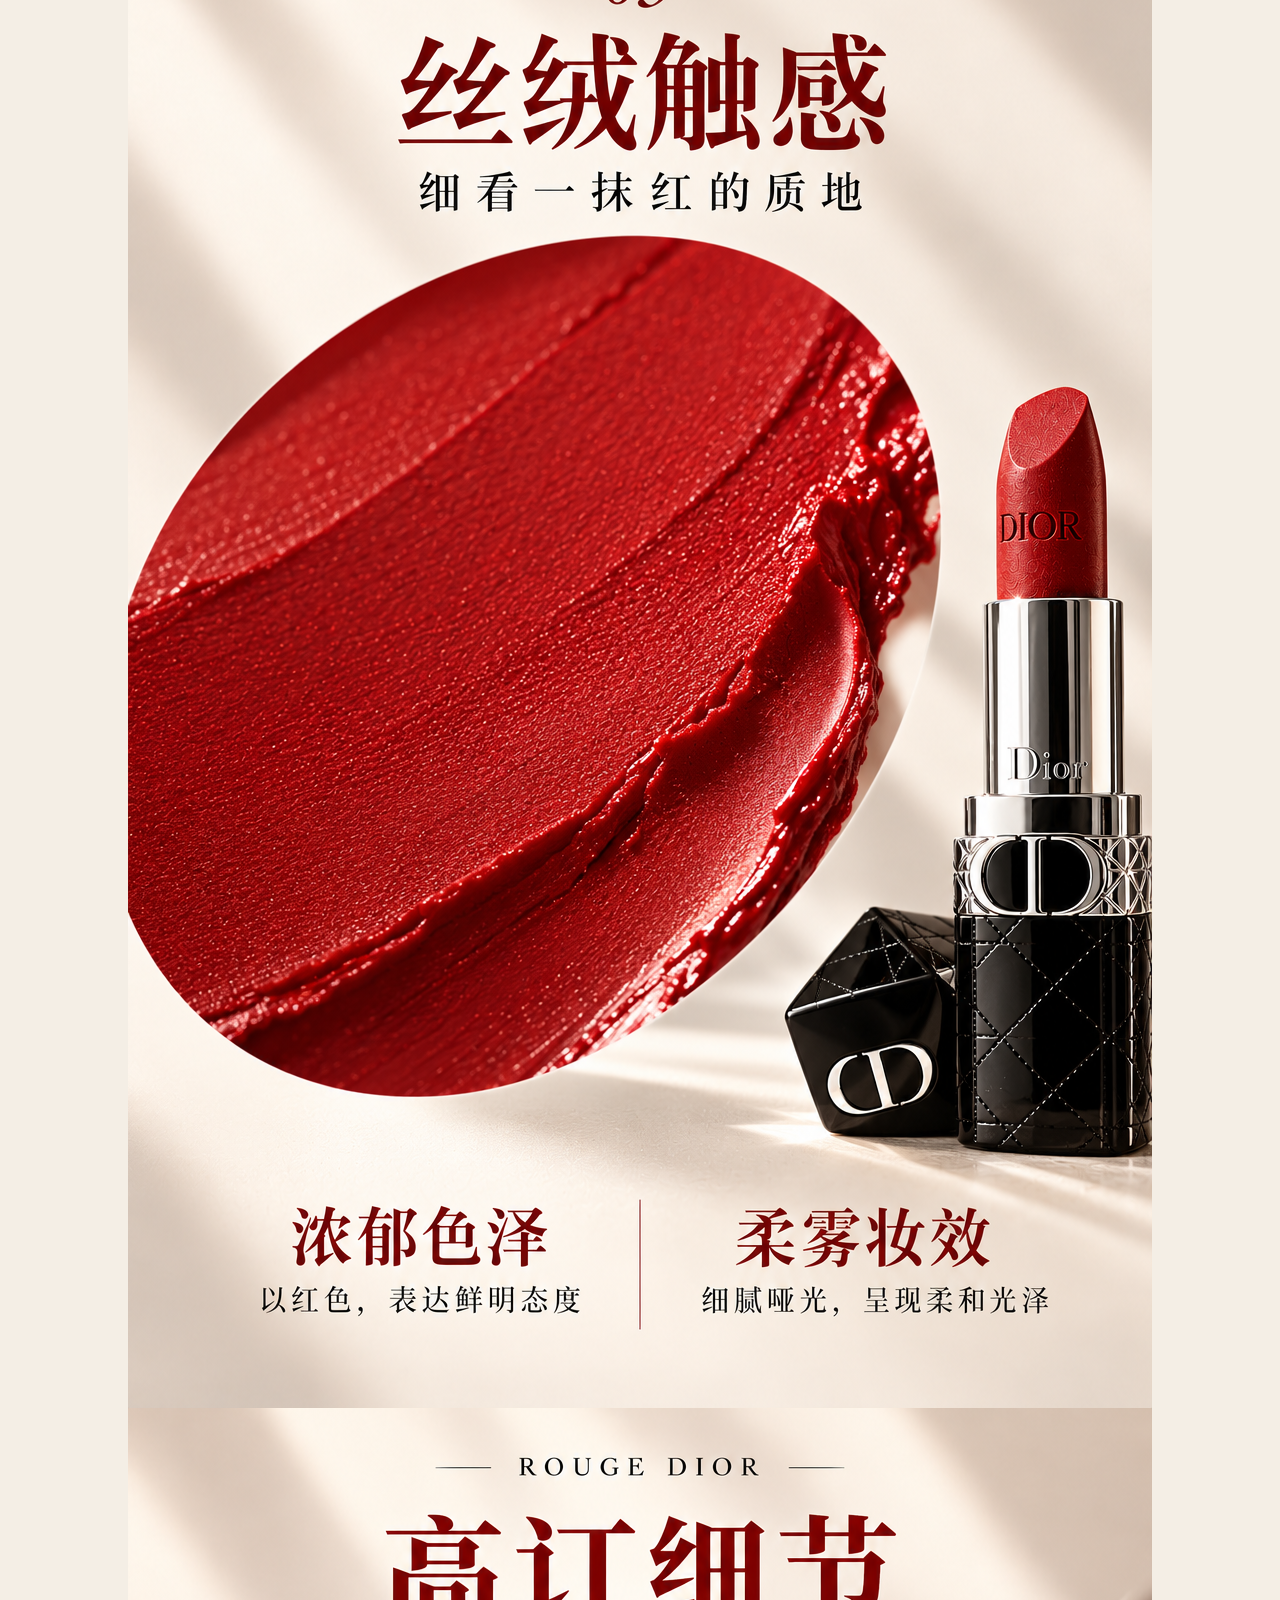
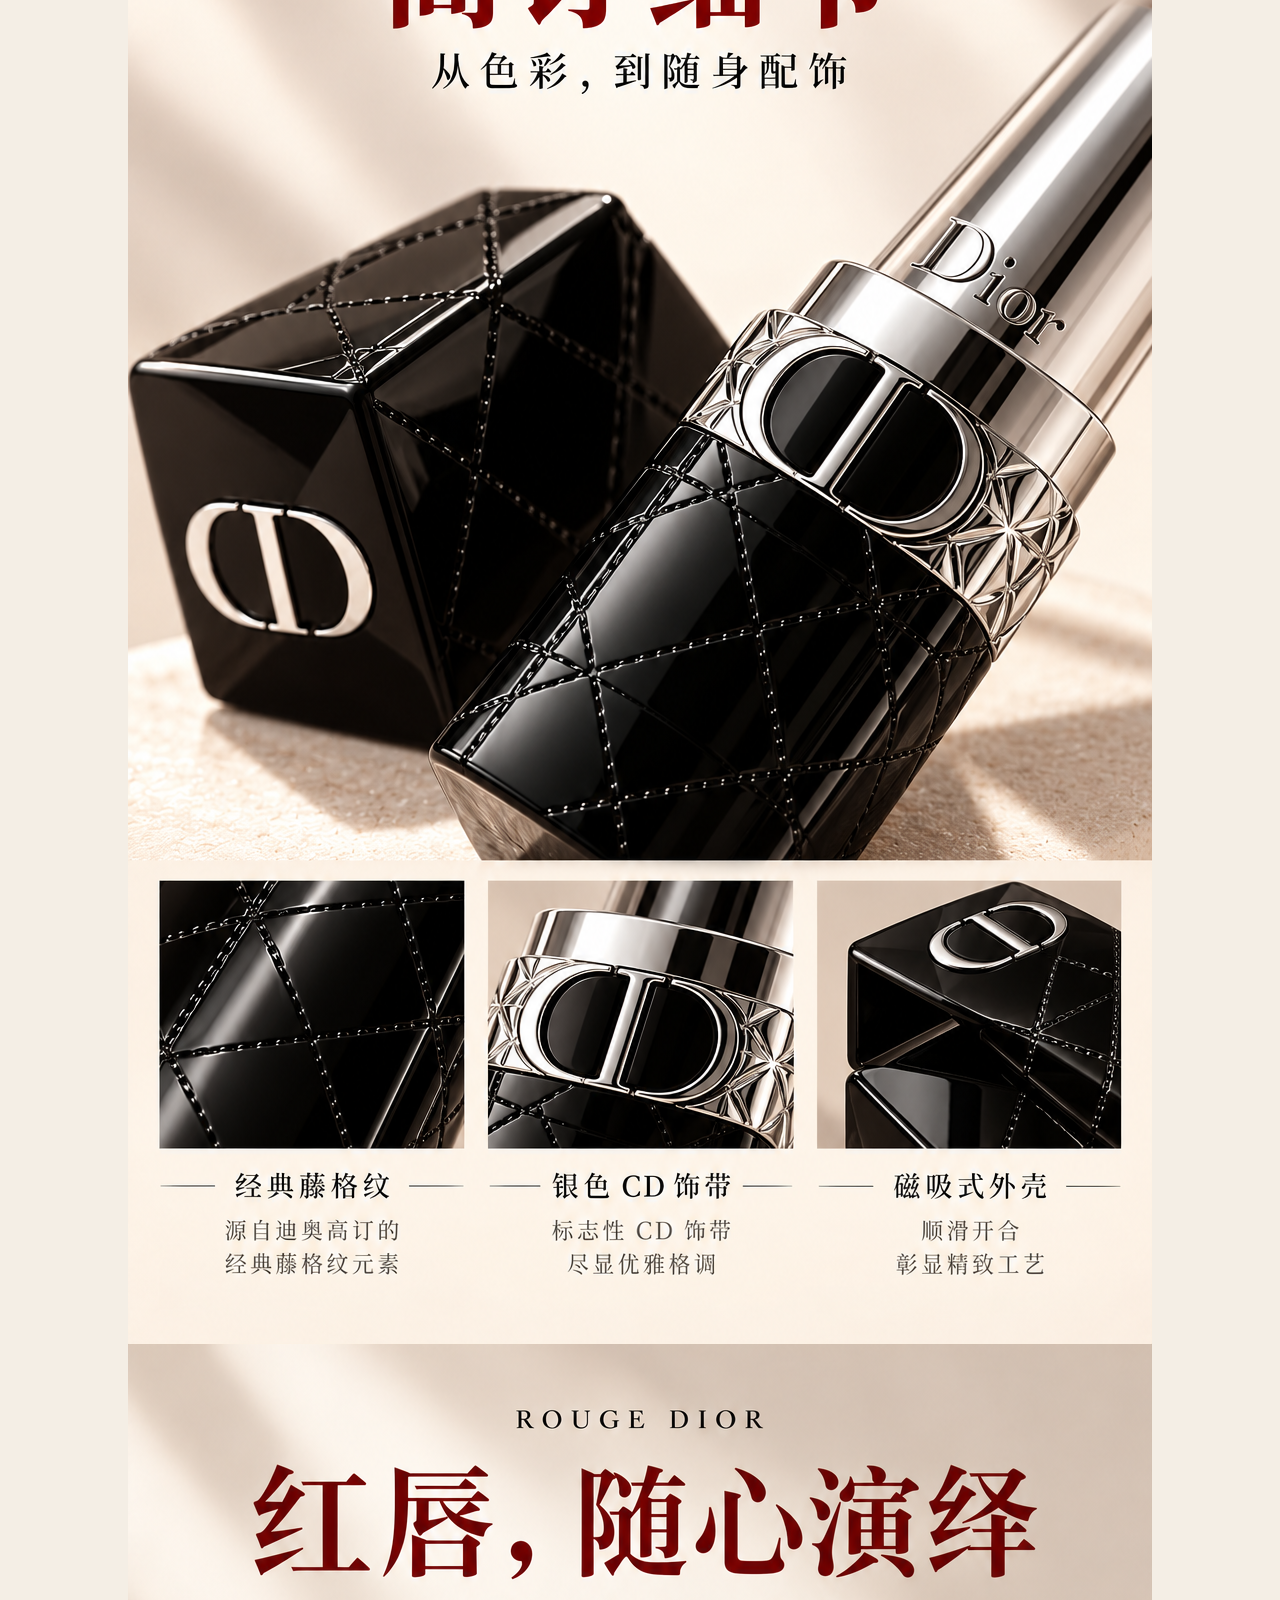
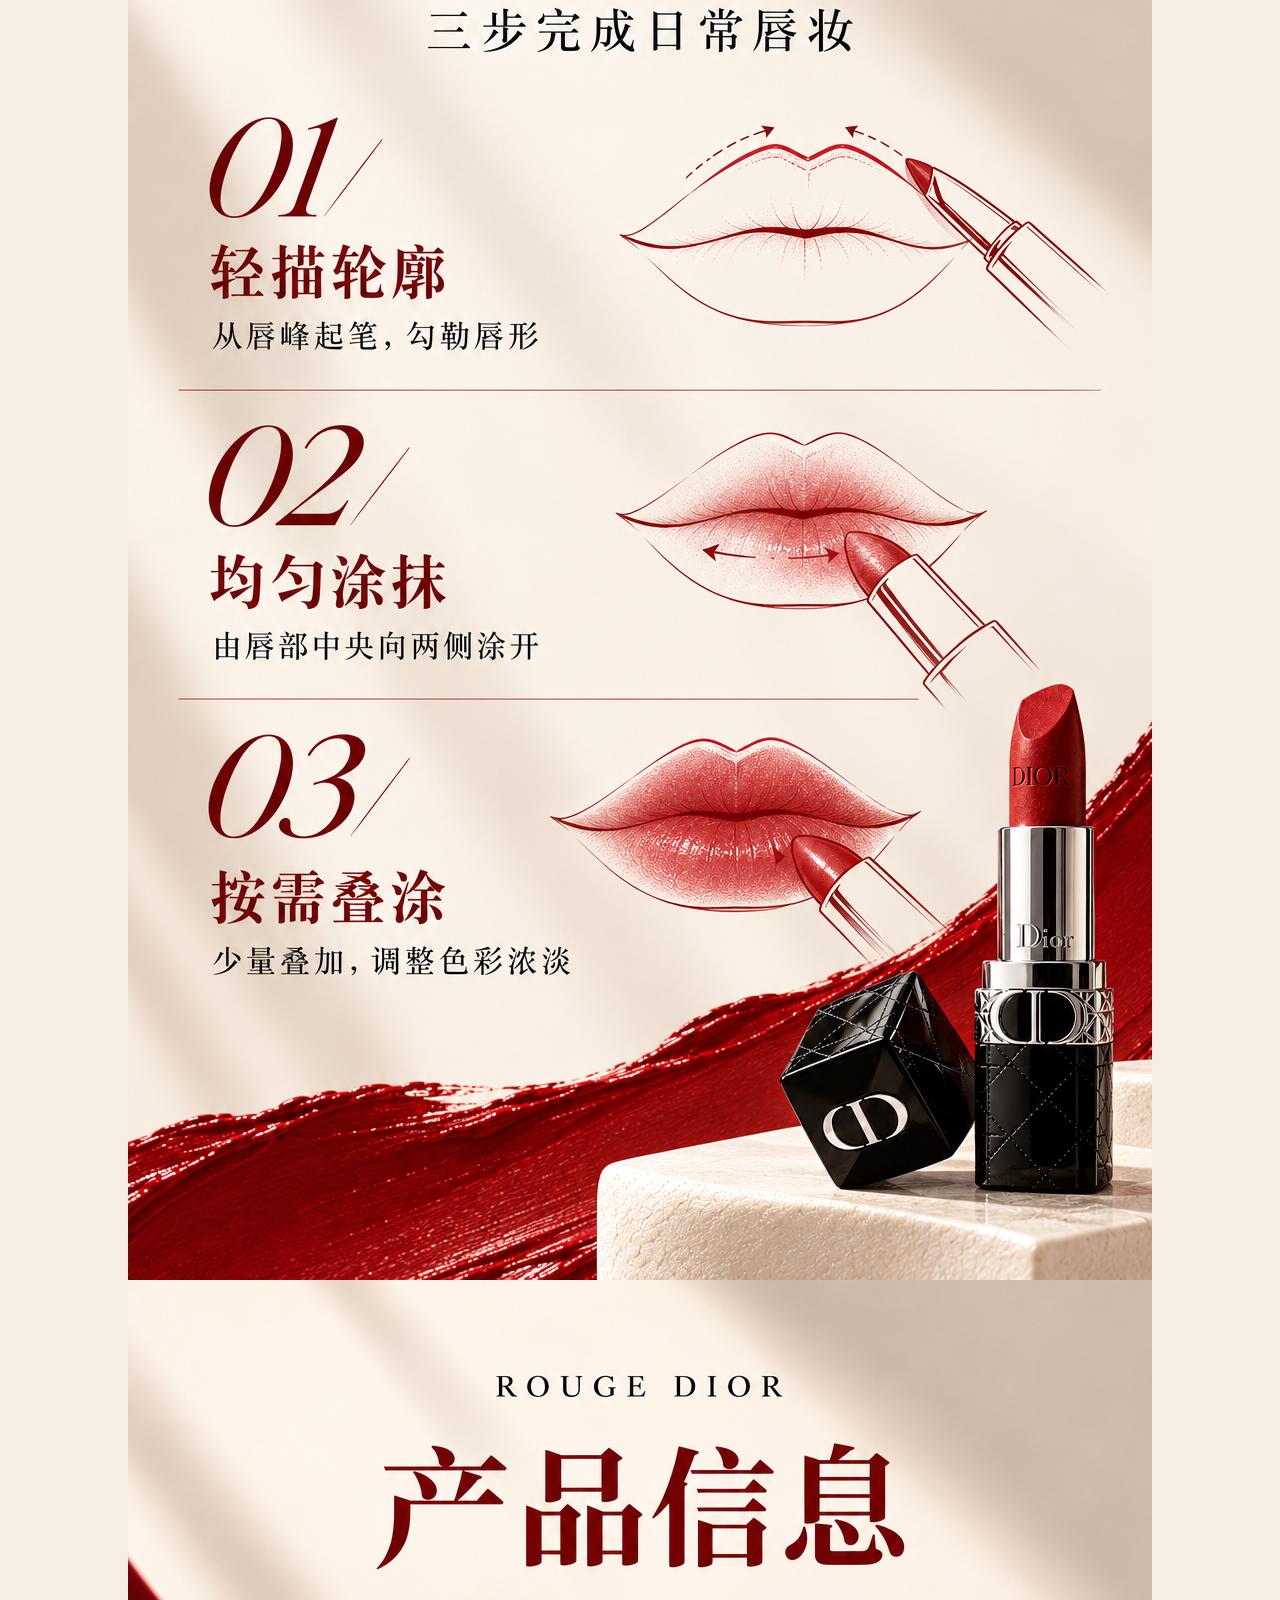
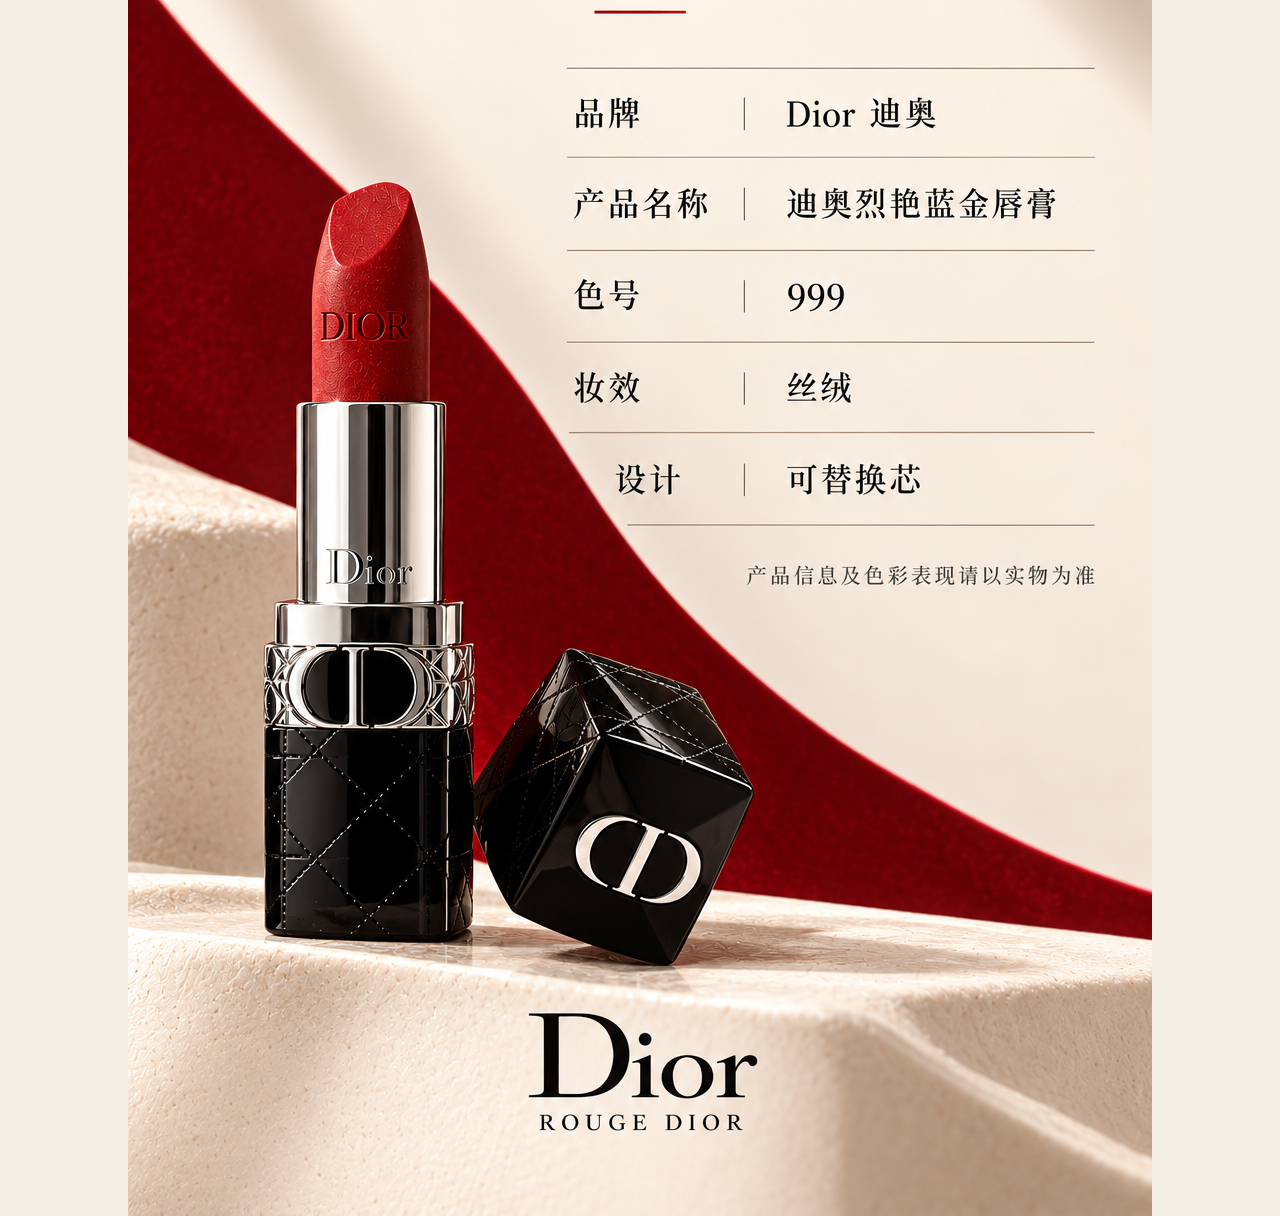
<file: originals/电商详情页_Dior/详情页连续预览.html>
<!doctype html><html lang="zh-CN"><head><meta charset="UTF-8"><title>Dior｜完整详情页</title><style>*{box-sizing:border-box}html,body{margin:0;background:#f4eee5;scrollbar-width:none}::-webkit-scrollbar{display:none}main{width:1024px;margin:0 auto}img{display:block;width:1024px;height:1536px}@media(max-width:1024px){main{width:100%}img{width:100%;height:auto}}</style></head><body><main><img src="01_品牌首屏.png" alt="01_品牌首屏.png" width="1024" height="1536"><img src="02_色号展示.png" alt="02_色号展示.png" width="1024" height="1536"><img src="03_丝绒质地.png" alt="03_丝绒质地.png" width="1024" height="1536"><img src="04_高订包装.png" alt="04_高订包装.png" width="1024" height="1536"><img src="05_上妆步骤.png" alt="05_上妆步骤.png" width="1024" height="1536"><img src="06_产品信息.png" alt="06_产品信息.png" width="1024" height="1536"></main></body></html>
</file>
<file: style.css>
:root{--paper:#f2f0e9;--ink:#23251f;--muted:#73766a;--line:#d8d9cc;--accent:#b6432e}*{box-sizing:border-box}html{scroll-behavior:smooth;scroll-padding-top:28px}body{margin:0;background:var(--paper);color:var(--ink);font-family:"Microsoft YaHei","PingFang SC",Arial,sans-serif;-webkit-font-smoothing:antialiased}a{color:inherit;text-decoration:none}button{font:inherit;cursor:pointer}button,a{-webkit-tap-highlight-color:transparent}a:focus-visible,button:focus-visible{outline:3px solid var(--accent);outline-offset:5px}img{display:block;max-width:100%;height:auto}.wrap{max-width:1360px;width:calc(100% - 112px);margin-inline:auto}.header{height:112px;display:flex;align-items:center;justify-content:space-between;border-bottom:1px solid var(--line)}.brand{display:flex;align-items:center;gap:12px;font-size:17px;font-weight:600}.monogram{font-family:Georgia,serif;font-weight:normal;font-size:44px;line-height:1;color:var(--accent)}.brand small{display:block;font-size:9px;letter-spacing:2px;margin-top:7px;font-weight:400}.header nav{display:flex;gap:32px;font-size:13px}.nav-archive{color:var(--muted)}.hero{display:grid;grid-template-columns:1fr 1fr;gap:30px;min-height:670px;align-items:center;padding-block:54px 64px}.eyebrow{font-family:Arial,sans-serif;font-size:11px;letter-spacing:2px;font-weight:500;line-height:1.7}.dot{display:inline-block;width:7px;height:7px;border-radius:100%;background:var(--accent);margin-right:9px}.hero h1{font-size:clamp(38px,4.7vw,68px);line-height:1.35;letter-spacing:-2px;margin:35px 0 24px;font-weight:500}.accent{color:var(--accent)}.hero-desc{font-size:14px;line-height:2;color:#686c60;margin-bottom:30px}.button{display:inline-flex;align-items:center;justify-content:center;gap:40px;min-height:48px;padding:12px 23px;border:1px solid var(--line);font-size:13px;transition:background .2s}.button:hover{background:#e5e4dc}.button.solid{background:var(--ink);color:var(--paper);border-color:var(--ink)}.button.solid:hover{background:var(--accent);border-color:var(--accent)}.hero-bottom{display:flex;gap:24px;font-size:11px;margin-top:48px;color:var(--muted)}.hero-bottom span:first-child{color:var(--accent);font-family:Georgia,serif;font-size:17px}.hero-art{height:550px;position:relative;background:#e2e1d6;overflow:hidden}.hero-art:before{content:"";position:absolute;inset:42px;border:1px solid #c9cbbd;border-radius:50%}.art-caption{position:absolute;top:25px;left:28px;font-size:9px;letter-spacing:2px;z-index:2}.art-coke{position:absolute;left:9%;top:19%;width:40%;transform:rotate(-10deg);box-shadow:15px 20px 30px #31332222}.art-dior{position:absolute;right:10%;top:13%;width:43%;transform:rotate(8deg);box-shadow:10px 20px 30px #31332233}.hero-art img{width:100%}.art-number{position:absolute;left:30px;bottom:23px;font-family:Georgia,serif;font-size:42px;line-height:.9}.art-number small{font-family:Arial,sans-serif;font-size:8px;letter-spacing:2px}.discipline{border-block:1px solid var(--line);background:#e9e9df}.discipline .wrap{display:flex;justify-content:space-between;align-items:center;padding-block:20px;font-size:13px;letter-spacing:3px}.discipline i{color:var(--accent);font-style:normal;font-size:23px}.works{padding-top:80px;padding-bottom:80px}.section-head{display:flex;align-items:end;justify-content:space-between;margin-bottom:30px}.section-head h2{font-size:34px;font-weight:500;margin:12px 0 0}.section-head h2 span{font-family:Georgia,serif;color:#909384;font-size:23px}.section-head>p{font-size:12px;color:var(--muted);margin-bottom:4px}.filters{display:flex;gap:10px;flex-wrap:wrap;margin:30px 0 36px}.filter{border:1px solid var(--line);border-radius:24px;padding:10px 20px;background:transparent;color:#62665a;font-size:12px}.filter.active{background:var(--ink);color:var(--paper);border-color:var(--ink)}.work-grid{display:grid;grid-template-columns:repeat(6,minmax(0,1fr));gap:50px 28px}.work-card{grid-column:span 2;min-width:0}.work-card.feature{grid-column:span 3}.work-card[hidden]{display:none}.card-image{position:relative;display:flex;align-items:center;justify-content:center;background:#e2e0d5;aspect-ratio:1.28;overflow:hidden;padding:24px}.card-image img{width:100%;height:100%;object-fit:contain;transition:transform .4s}.card-image:hover img{transform:scale(1.025)}.feature .card-image{aspect-ratio:1.45;padding:0}.cover-dior{background:#eae2d7}.cover-coke{background:#151515}.cover-dior-book{background:#dbd5c8}.cover-coke-guide{background:#d8d7c8}.cover-posters{background:#e7dfd0}.cover-studio{background:#e5e2ce}.cover-shanhai{background:#d5d9d0}.cover-dior-book img,.cover-posters img,.cover-studio img,.cover-shanhai img{max-width:64%}.open-tag{opacity:0;position:absolute;bottom:16px;right:16px;background:var(--ink);color:white;padding:9px 14px;font-size:11px;transition:opacity .2s}.card-image:hover .open-tag,.card-image:focus .open-tag{opacity:1}.card-meta{display:flex;align-items:center;justify-content:space-between;padding-top:19px}.card-meta p{font-size:9px;letter-spacing:1.4px;color:var(--muted);margin:0 0 10px}.card-meta h3{font-size:21px;font-weight:500;margin:0 0 9px}.card-meta span{font-size:11px;color:var(--muted)}.card-arrow{font-size:25px;border:1px solid var(--line);width:38px;height:38px;display:flex;align-items:center;justify-content:center;border-radius:100%;flex-shrink:0}.about{border-top:1px solid var(--line);padding-block:70px 88px;display:grid;grid-template-columns:1fr 2fr;gap:36px}.about h2{font-size:36px;line-height:1.5;font-weight:500;margin:0 0 26px}.about p:not(.eyebrow){max-width:650px;font-size:13px;color:var(--muted);line-height:2.1}.text-link{display:inline-block;font-size:13px;border-bottom:1px solid var(--ink);padding-block:8px;margin-top:12px}.footer{padding-block:30px;border-top:1px solid var(--line);display:flex;justify-content:space-between;flex-wrap:wrap;gap:20px}.footer strong{font-weight:500;font-size:16px;margin-right:20px}.footer span,.footer>a{font-size:10px;letter-spacing:1px;color:var(--muted)}.footer p{flex-basis:100%;font-size:10px;color:var(--muted);margin:0}.back-link{display:inline-block;margin-top:36px;font-size:12px;color:var(--muted)}.project-heading{padding-block:45px 40px}.project-heading h1{font-size:clamp(34px,5vw,62px);font-weight:500;letter-spacing:-1px;margin:25px 0 35px}.project-intro{display:grid;grid-template-columns:1fr 1fr;gap:40px}.project-intro h2{font-size:17px;font-weight:400;line-height:1.8;margin:0}.project-intro p{font-size:13px;color:var(--muted);line-height:2;margin:0}.tags{display:flex;flex-wrap:wrap;gap:10px;margin-top:18px}.tags span{font-size:10px;padding:6px 10px;border:1px solid var(--line)}.project-actions{display:flex;gap:10px;flex-wrap:wrap;margin-top:24px}.project-overview{background:#e5e1d7;padding:20px}.project-overview img{width:100%}.gallery-label{display:flex;justify-content:space-between;font-size:10px;letter-spacing:1px;color:var(--muted);margin:45px 0 20px}.image-gallery,.book-gallery{display:grid;grid-template-columns:repeat(2,minmax(0,1fr));gap:30px}.image-gallery figure,.book-gallery figure{margin:0;min-width:0}.image-gallery figure:only-child{grid-column:1/-1;max-width:850px;margin:auto}.zoom-image{display:block;position:relative;width:100%;padding:0;border:0;background:#e4e0d5;overflow:hidden}.zoom-image img{width:100%;height:auto}.zoom-image>span{position:absolute;right:16px;bottom:16px;background:#23251fe8;color:#fff;font-size:10px;padding:8px 12px}.book-gallery .zoom-image{padding:24px}.book-gallery .zoom-image img{width:auto;max-height:740px;margin:auto;box-shadow:0 8px 20px #23251f12}figcaption{display:flex;justify-content:space-between;gap:14px;padding-block:14px;font-size:10px;color:var(--muted);line-height:1.7}figcaption a{white-space:nowrap;text-decoration:underline;text-underline-offset:3px}.next-project{margin:70px 0;display:flex;justify-content:space-between;align-items:center;border-block:1px solid var(--line);padding-block:35px;gap:20px}.next-project span{font-size:11px;color:var(--muted)}.next-project strong{font-size:25px;font-weight:400}.archive{padding-bottom:80px}.archive .eyebrow{margin-top:50px}.archive h1{font-size:42px;font-weight:500}.archive-desc{color:var(--muted);font-size:13px;line-height:2}.table-scroll{overflow:auto;margin-top:40px}table{width:100%;border-collapse:collapse;text-align:left;font-size:12px;line-height:1.8}th,td{padding:18px 12px;border-bottom:1px solid var(--line)}th{font-weight:400;color:var(--muted);font-size:10px}td:nth-child(1){width:70px;color:var(--muted)}td:last-child{white-space:nowrap}td a:hover{text-decoration:underline}dialog{padding:60px 20px 30px;border:0;background:#1d1e1a;color:white;width:96vw;max-width:1600px;max-height:94vh;overflow:auto}dialog::backdrop{background:#000c}dialog img{margin:auto;max-width:100%;height:auto}.close-viewer{position:sticky;top:0;display:block;margin:-42px 0 18px auto;background:#f2f0e9;color:var(--ink);border:0;padding:10px 18px;z-index:2}.viewer-help{text-align:center;font-size:11px;color:#c3c4ba}body.viewing{overflow:hidden}@media(min-width:1550px){.hero h1{font-size:68px}}@media(max-width:1000px){.wrap{width:calc(100% - 64px)}.hero{min-height:560px}.hero-art{height:450px}.hero h1{font-size:44px}.hero-bottom{gap:14px;font-size:9px}.work-card{grid-column:span 3}.about{grid-template-columns:1fr 2fr}.card-meta h3{font-size:19px}}@media(max-width:700px){.wrap{width:calc(100% - 36px)}.header{height:85px}.brand{font-size:14px;gap:8px}.monogram{font-size:36px}.brand small{font-size:7px;letter-spacing:1.2px}.header nav{gap:18px;font-size:11px}.nav-archive{display:none}.hero{grid-template-columns:1fr;gap:30px;padding-block:38px 30px}.hero h1{font-size:44px;letter-spacing:-1px;margin-top:26px}.hero-desc{font-size:12px}.hero-bottom{margin-top:28px;font-size:10px}.hero-art{height:440px}.art-coke{width:36%;top:16%;left:13%}.art-dior{width:39%;right:13%;top:12%}.discipline .wrap{font-size:10px;letter-spacing:0;padding-block:14px}.discipline i{font-size:17px}.works{padding-block:48px}.section-head{display:block}.section-head h2{font-size:28px}.section-head>p{margin-top:16px}.filters{gap:8px;margin-block:25px}.filter{padding:9px 13px;font-size:11px}.work-grid{grid-template-columns:repeat(2,minmax(0,1fr));gap:30px 14px}.work-card,.work-card.feature{grid-column:span 2}.work-card:not(.feature){grid-column:span 1}.card-image{padding:13px;aspect-ratio:.92}.card-meta{gap:8px;padding-top:13px}.card-meta h3{font-size:16px;line-height:1.55;margin-bottom:5px}.card-meta p{font-size:7px;letter-spacing:.5px;line-height:1.7}.card-meta span{font-size:10px;line-height:1.8;display:block}.work-card:not(.feature) .card-arrow{display:none}.feature .card-meta h3{font-size:21px}.cover-dior-book img,.cover-posters img,.cover-studio img,.cover-shanhai img{max-width:85%}.about{grid-template-columns:1fr;gap:18px;padding-block:40px 50px}.about h2{font-size:28px}.about p:not(.eyebrow){font-size:12px}.footer{padding-block:24px}.footer strong{font-size:14px}.footer span{font-size:8px}.project-heading{padding-top:32px}.project-heading h1{font-size:36px;margin-block:20px 28px}.project-intro{grid-template-columns:1fr;gap:18px}.project-intro h2{font-size:16px}.project-intro p{font-size:12px}.button{gap:15px;padding-inline:16px;font-size:12px;min-height:44px}.project-overview{padding:0}.gallery-label{font-size:8px;letter-spacing:.3px;margin-top:32px}.image-gallery,.book-gallery{grid-template-columns:1fr;gap:20px}.book-gallery .zoom-image{padding:18px}.next-project{margin-block:45px;padding-block:25px;align-items:start;flex-direction:column}.next-project strong{font-size:23px}.archive h1{font-size:32px}th,td{padding:13px 5px}td:nth-child(1){width:35px}.table-scroll{font-size:10px}dialog{width:100vw;max-height:96vh;padding-inline:5px}.art-caption{font-size:8px}}@media(max-width:390px){.hero-art{height:370px}.hero h1{font-size:39px}.art-caption{letter-spacing:1px}.hero-bottom{font-size:9px;gap:12px}.header nav{gap:12px}.card-meta h3{font-size:14px}}@media(prefers-reduced-motion:reduce){html{scroll-behavior:auto}*{transition:none!important}}

/* Animation project */
.cover-animation{background:#d9dce0;padding:20px}.cover-animation img{width:100%;height:100%;object-fit:contain}.video-badge{position:absolute;left:16px;bottom:16px;background:#23251fe8;color:#fff;padding:9px 13px;font-size:11px;letter-spacing:1px}.video-stage{background:#171916;line-height:0}.video-stage video{width:100%;max-height:77vh;aspect-ratio:16/9;display:block}.video-caption{display:flex;justify-content:space-between;align-items:center;gap:18px;font-size:11px;color:var(--muted);padding-block:12px 35px}.video-caption .text-link{margin:0}.production{padding-block:45px 25px;border-top:1px solid var(--line)}.production-steps{list-style:none;padding:0;display:grid;grid-template-columns:repeat(3,1fr);gap:28px;margin:35px 0 0}.production-steps li{border-top:1px solid var(--line);padding-top:20px}.production-steps li>span{font-family:Georgia,serif;font-size:22px;color:var(--accent)}.production-steps h3{font-size:18px;font-weight:500;margin-block:16px 9px}.production-steps p{font-size:12px;line-height:1.9;color:var(--muted)}@media(max-width:700px){.production-steps{grid-template-columns:repeat(2,1fr);gap:22px 15px}.production .section-head h2{font-size:25px}.video-caption{font-size:9px;align-items:start}.video-caption .text-link{font-size:11px;padding-top:0;white-space:nowrap}.cover-animation{padding:10px}.video-badge{left:9px;bottom:10px;padding:6px 9px;font-size:9px}.animation-card{grid-column:span 2!important}.animation-card .card-image{aspect-ratio:16/9}.animation-card .card-arrow{display:flex!important}}

/* Animation collection */
.clip-menu{display:grid;grid-template-columns:repeat(3,1fr);gap:12px;margin-top:36px}.clip-jump{display:flex;justify-content:space-between;align-items:center;gap:12px;border:1px solid var(--line);padding:18px 16px;font-size:12px}.clip-jump:hover{background:#e5e4db}.clip-jump span:first-child{color:var(--accent);font-family:Georgia,serif;font-size:18px}.animation-work{padding-block:40px 50px;border-top:1px solid var(--line);scroll-margin-top:24px}.clip-heading{display:flex;align-items:end;justify-content:space-between;gap:16px}.clip-heading h2{font-size:34px;font-weight:500;margin:12px 0 0}.clip-duration{font-family:Georgia,serif;font-size:24px;color:var(--muted)}.clip-description{font-size:13px;color:var(--muted);line-height:2;max-width:850px;margin:24px 0 10px}.clip-credit{font-size:11px;line-height:1.8;color:var(--accent);margin:0 0 24px}.clip-production{margin-top:6px;padding-top:18px;border-top:1px solid var(--line)}.clip-production summary{font-size:12px;cursor:pointer;line-height:1.8}.clip-production .production-steps{margin-bottom:12px}@media(max-width:700px){.clip-menu{grid-template-columns:1fr;gap:8px;margin-top:26px}.clip-jump{padding:14px 16px}.clip-heading h2{font-size:27px}.clip-duration{font-size:20px}.animation-work{padding-block:28px 34px}.clip-description{font-size:12px}.clip-credit{font-size:10px}.clip-production summary{font-size:11px}}

/* Biography and retrospective design studies */
.personal-about>div:first-child h2{font-size:26px;margin:20px 0 32px}.about-name{font-size:24px!important;color:var(--ink)!important;margin-bottom:8px}.about-school{font-size:12px!important;line-height:2!important}.about-focus{display:flex;gap:8px;flex-wrap:wrap;margin-top:24px}.about-focus span{border:1px solid var(--line);padding:8px 12px;font-size:11px}.about-content h3{font-size:17px;font-weight:500;margin:0 0 18px}.about-experience,.about-tools,.about-honors{margin-top:36px;padding-top:28px;border-top:1px solid var(--line)}.about-experience article+article{margin-top:28px}.about-experience article>span{font-size:10px;color:var(--accent);letter-spacing:1px}.about-experience h4{font-size:13px;font-weight:500;margin-block:10px}.about-honors ul{padding-left:18px;margin:0}.about-honors li{font-size:12px;line-height:2.2;color:var(--muted);margin-bottom:7px}.about-contact{display:flex;gap:24px;align-items:center;flex-wrap:wrap;margin-top:30px}.authorship-note{background:#e9e8de;padding:28px 32px;margin:15px 0 36px;border-left:3px solid var(--accent)}.authorship-note h2{font-size:21px;font-weight:500;margin:12px 0 14px}.authorship-note>p:not(.eyebrow){font-size:12px;line-height:2;color:var(--muted);max-width:900px;margin:0}.design-review{border-top:1px solid var(--line);margin-top:46px;padding-top:38px}.design-review h2{font-size:29px;font-weight:500;margin:15px 0 18px}.review-note{font-size:12px;line-height:2;color:var(--muted);max-width:920px}.design-review figure{margin:26px 0}.design-review figure img{width:100%;border:1px solid var(--line)}.review-decisions{display:grid;grid-template-columns:repeat(3,1fr);gap:28px}.review-decisions h3{font-size:16px;font-weight:500}.review-decisions p{font-size:12px;color:var(--muted);line-height:2}.animation-method{background:#e9e8de;padding:20px 24px;margin:30px 0 0;font-size:14px;line-height:1.9;border-left:3px solid var(--accent)}.animation-method span{font-size:12px;color:var(--muted)}@media(max-width:700px){.about-content h2{font-size:25px}.personal-about>div:first-child h2{margin:10px 0 18px}.about-name{margin:0!important}.about-school{margin-top:8px!important}.about-focus span{font-size:10px;padding:7px 10px}.about-experience,.about-tools,.about-honors{margin-top:26px;padding-top:23px}.about-honors li{font-size:11px}.authorship-note{padding:20px;margin-block:8px 28px}.authorship-note h2{font-size:18px;line-height:1.7}.authorship-note>p:not(.eyebrow){font-size:11px}.design-review h2{font-size:24px}.review-decisions{grid-template-columns:1fr;gap:0}.review-decisions h3{margin-bottom:8px}.review-decisions p{margin-top:0}.animation-method{padding:16px;font-size:12px}.animation-method span{font-size:11px}}

/* Award board credit */
.award-list{list-style:none;padding:0;margin:18px 0 0;display:grid;grid-template-columns:1fr 1fr;gap:24px}.award-list strong{display:block;font-size:13px;font-weight:500;line-height:1.9}.award-list span{display:block;font-size:21px;color:var(--accent);margin-top:10px}@media(max-width:700px){.award-list{grid-template-columns:1fr;gap:16px}.award-list span{font-size:18px}.award-list strong{font-size:12px}}

/* 3D product case study */
.cover-3d{background:#ddd4c7}.cover-3d img{object-fit:contain}.product-3d-hero{background:#ded6c9;display:flex;justify-content:center}.product-3d-hero img{width:min(100%,880px);height:auto}.product-3d-gallery .wide{grid-column:1/-1}.product-3d-gallery figure:only-child{max-width:none}.product-3d-gallery .zoom-image img{object-fit:contain}.product-3d-gallery .wide img{max-height:720px;object-fit:contain;background:#e4e0d5}@media(max-width:700px){.product-3d-card{grid-column:span 2!important}.product-3d-card .card-image{aspect-ratio:1.35;padding:16px}.product-3d-card .card-arrow{display:flex!important}.product-3d-card .card-meta h3{font-size:21px}.product-3d-gallery .wide img{max-height:none}}
</file>
